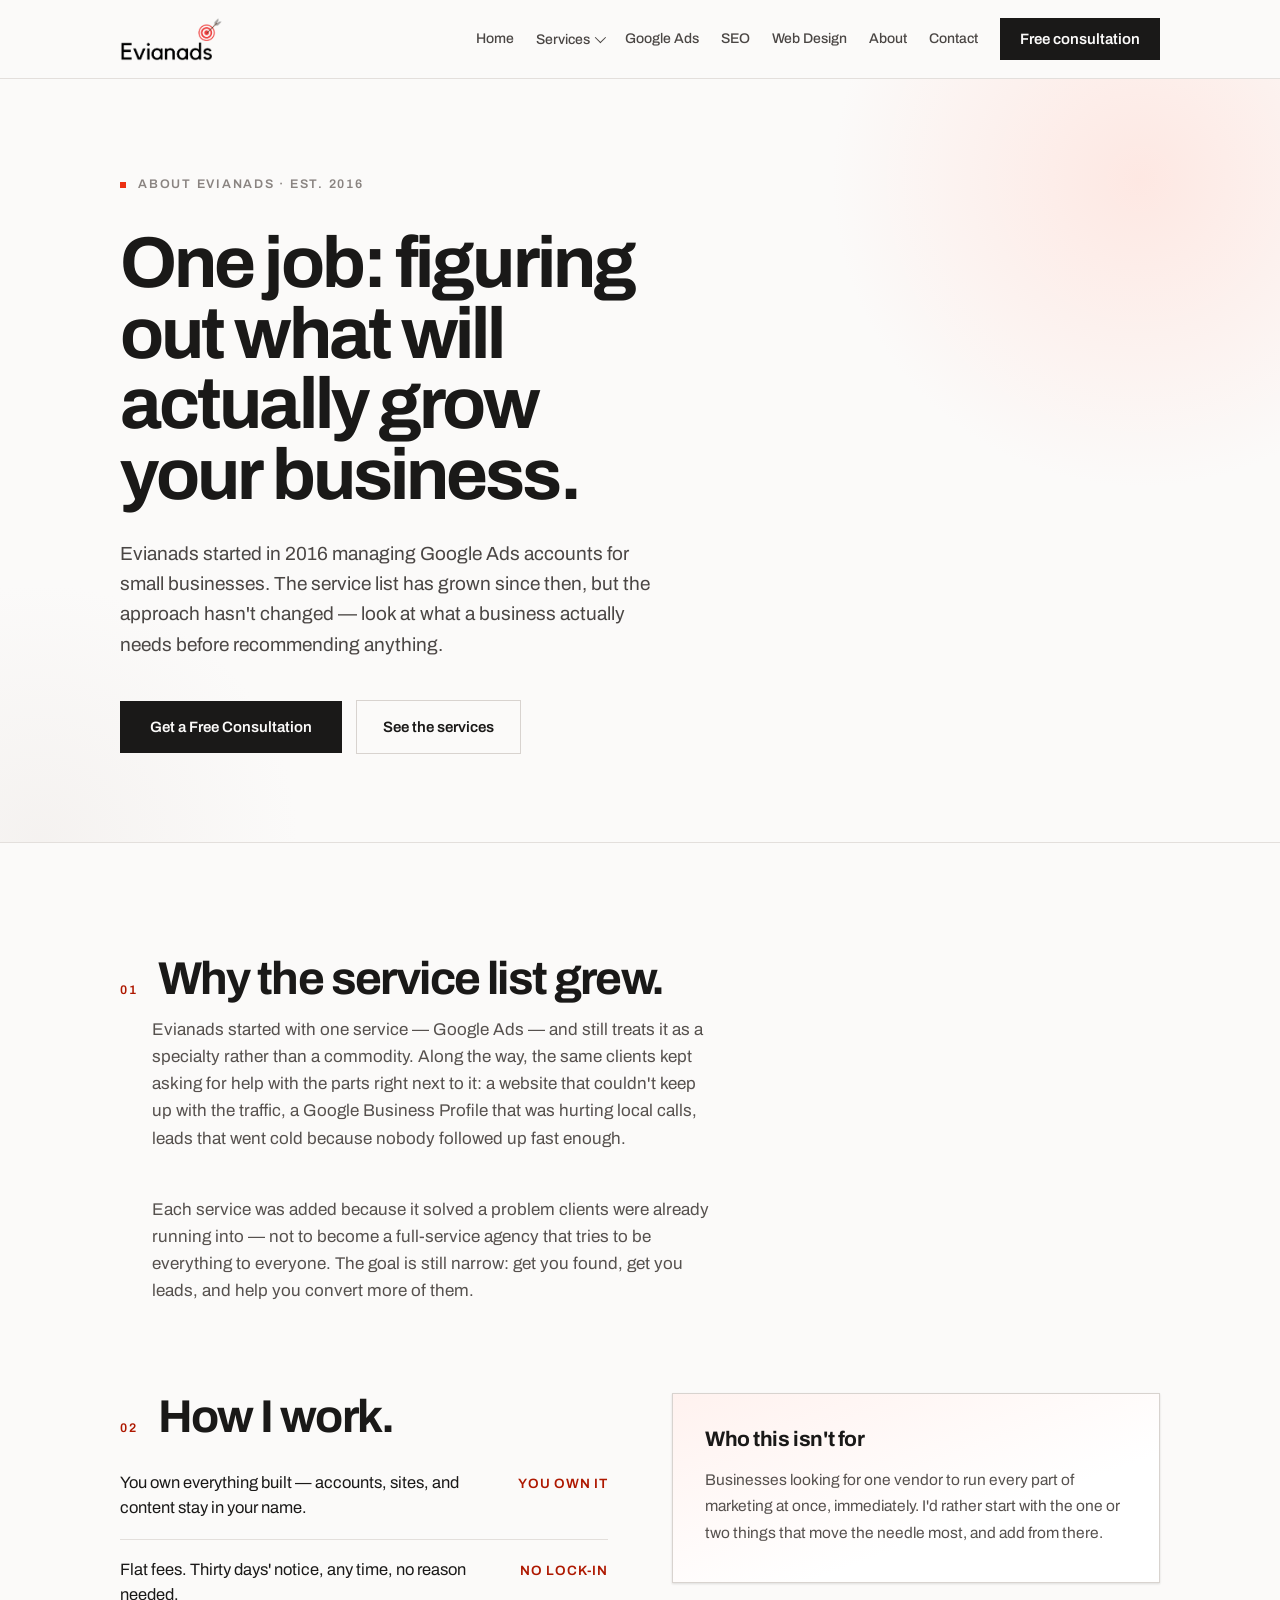
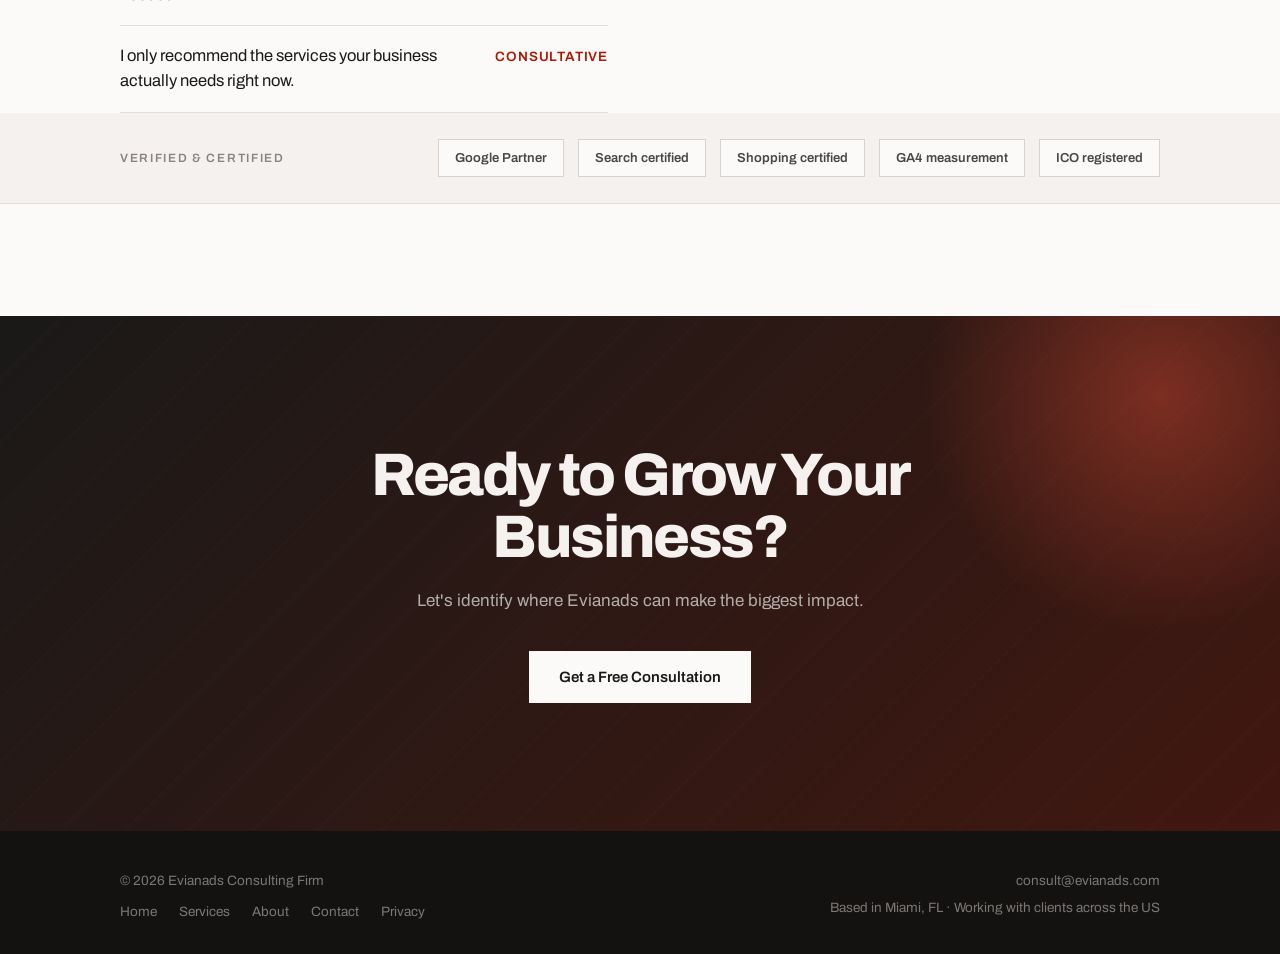
<file: about/index.html>
<!DOCTYPE html>
<html lang="en">
<head>
<meta charset="utf-8">
<meta name="viewport" content="width=device-width, initial-scale=1">
<title>About — Evianads</title>
<meta name="description" content="Evianads helps service businesses get found, generate leads, and convert more customers. Here's how the business works, and why the service list looks the way it does.">
<meta name="robots" content="index, follow">
<link rel="canonical" href="https://evianads.com/about/">
<meta name="theme-color" content="#1a1918">

<meta property="og:type" content="website">
<meta property="og:site_name" content="Evianads">
<meta property="og:title" content="About — Evianads">
<meta property="og:description" content="Evianads helps service businesses get found, generate leads, and convert more customers.">
<meta property="og:url" content="https://evianads.com/about/">
<meta name="twitter:card" content="summary_large_image">
<meta name="twitter:title" content="About — Evianads">
<meta name="twitter:description" content="Evianads helps service businesses get found, generate leads, and convert more customers.">

<link rel="icon" href="/assets/favicon.png" type="image/png">
<link rel="apple-touch-icon" href="/assets/favicon.png">
<link rel="preconnect" href="https://fonts.googleapis.com">
<link rel="preconnect" href="https://fonts.gstatic.com" crossorigin>
<link rel="stylesheet" href="/assets/design-system.css">
<link rel="stylesheet" href="/assets/site.css">
</head>
<body>

<header class="site-header">
  <div class="wrap">
    <a href="/" class="brand"><img src="/assets/logo.png" alt="Evianads"></a>
    <button class="nav-toggle" type="button" aria-label="Menu" aria-expanded="false"><span></span><span></span><span></span></button>
    <nav class="site-nav">
      <a href="/" class="nav-link">Home</a>
      <div class="nav-item-dropdown">
        <button class="nav-dropdown-toggle" type="button" aria-haspopup="true" aria-expanded="false">Services <span class="nav-dropdown-caret"></span></button>
        <div class="nav-dropdown-menu">
          <a href="/seo/">SEO</a>
          <a href="/google-business-profile/">Google Business Profile &amp; Local SEO</a>
          <a href="/ai-search-visibility/">AI Search Visibility</a>
          <a href="/google-ads/">Google Ads Management</a>
          <a href="/email-marketing/">Email Marketing &amp; Lead Generation</a>
          <a href="/chatgpt-ads/">ChatGPT Ads Management</a>
          <a href="/web-design/">Website Design &amp; Development</a>
          <a href="/lead-automation/">Lead Automation &amp; Business Communications</a>
        </div>
      </div>
      <a href="/google-ads/" class="nav-link">Google Ads</a>
      <a href="/seo/" class="nav-link">SEO</a>
      <a href="/web-design/" class="nav-link">Web Design</a>
      <a href="/about/" class="nav-link">About</a>
      <a href="/contact/" class="nav-link">Contact</a>
      <a href="/contact/" class="btn btn-dark">Free consultation</a>
    </nav>
  </div>
</header>

<section id="top" class="hero">
  <div class="wrap">
    <div class="hero-copy">
      <div class="eyebrow">
        <span class="eyebrow-dot"></span>
        <span class="eyebrow-label">About Evianads · Est. 2016</span>
      </div>
      <h1>One job: figuring out what will actually grow your business.</h1>
      <p class="hero-sub">Evianads started in 2016 managing Google Ads accounts for small businesses. The service list has grown since then, but the approach hasn't changed — look at what a business actually needs before recommending anything.</p>
      <div class="hero-ctas">
        <a href="/contact/" class="btn btn-dark-lg">Get a Free Consultation</a>
        <a href="/#services" class="btn btn-outline">See the services</a>
      </div>
    </div>
  </div>
</section>

<section class="section">
  <div class="section-head">
    <span class="section-num">01</span>
    <h2>Why the service list grew.</h2>
  </div>
  <p class="section-sub">Evianads started with one service — Google Ads — and still treats it as a specialty rather than a commodity. Along the way, the same clients kept asking for help with the parts right next to it: a website that couldn't keep up with the traffic, a Google Business Profile that was hurting local calls, leads that went cold because nobody followed up fast enough.</p>
  <p class="section-sub">Each service was added because it solved a problem clients were already running into — not to become a full-service agency that tries to be everything to everyone. The goal is still narrow: get you found, get you leads, and help you convert more of them.</p>
</section>

<section class="split-section">
  <div class="wrap-inner">
    <div>
      <div class="section-head">
        <span class="section-num">02</span>
        <h2>How I work.</h2>
      </div>
      <div>
        <div class="commitment-row"><span class="commitment-claim">You own everything built — accounts, sites, and content stay in your name.</span><span class="commitment-tag">You own it</span></div>
        <div class="commitment-row"><span class="commitment-claim">Flat fees. Thirty days' notice, any time, no reason needed.</span><span class="commitment-tag">No lock-in</span></div>
        <div class="commitment-row"><span class="commitment-claim">I only recommend the services your business actually needs right now.</span><span class="commitment-tag">Consultative</span></div>
      </div>
    </div>
    <div class="callout">
      <h3>Who this isn't for</h3>
      <p>Businesses looking for one vendor to run every part of marketing at once, immediately. I'd rather start with the one or two things that move the needle most, and add from there.</p>
    </div>
  </div>
</section>

<section class="trust-strip">
  <div class="wrap">
    <span class="trust-label">Verified &amp; certified</span>
    <div class="badge-row">
      <span class="badge">Google Partner</span>
      <span class="badge">Search certified</span>
      <span class="badge">Shopping certified</span>
      <span class="badge">GA4 measurement</span>
      <span class="badge">ICO registered</span>
    </div>
  </div>
</section>

<section class="section-dark cta-band">
  <div class="wrap">
    <h2>Ready to Grow Your Business?</h2>
    <p>Let's identify where Evianads can make the biggest impact.</p>
    <div class="hero-ctas">
      <a href="/contact/" class="btn btn-light" style="padding: 17px 30px; font-size: 15px;">Get a Free Consultation</a>
    </div>
  </div>
</section>

<footer class="site-footer">
  <div class="wrap">
    <div class="footer-brand-col">
      <span>© 2026 Evianads Consulting Firm</span>
      <nav class="footer-nav">
        <a href="/">Home</a>
        <a href="/#services">Services</a>
        <a href="/about/">About</a>
        <a href="/contact/">Contact</a>
        <a href="/privacy/">Privacy</a>
      </nav>
    </div>
    <div class="footer-meta">
      <span>consult@evianads.com</span>
      <span>Based in Miami, FL · Working with clients across the US</span>
    </div>
  </div>
</footer>

<script type="text/javascript" id="hs-script-loader" async defer src="//js.hs-scripts.com/247267235.js"></script>
<script src="/assets/app.js"></script>
</body>
</html>
</file>
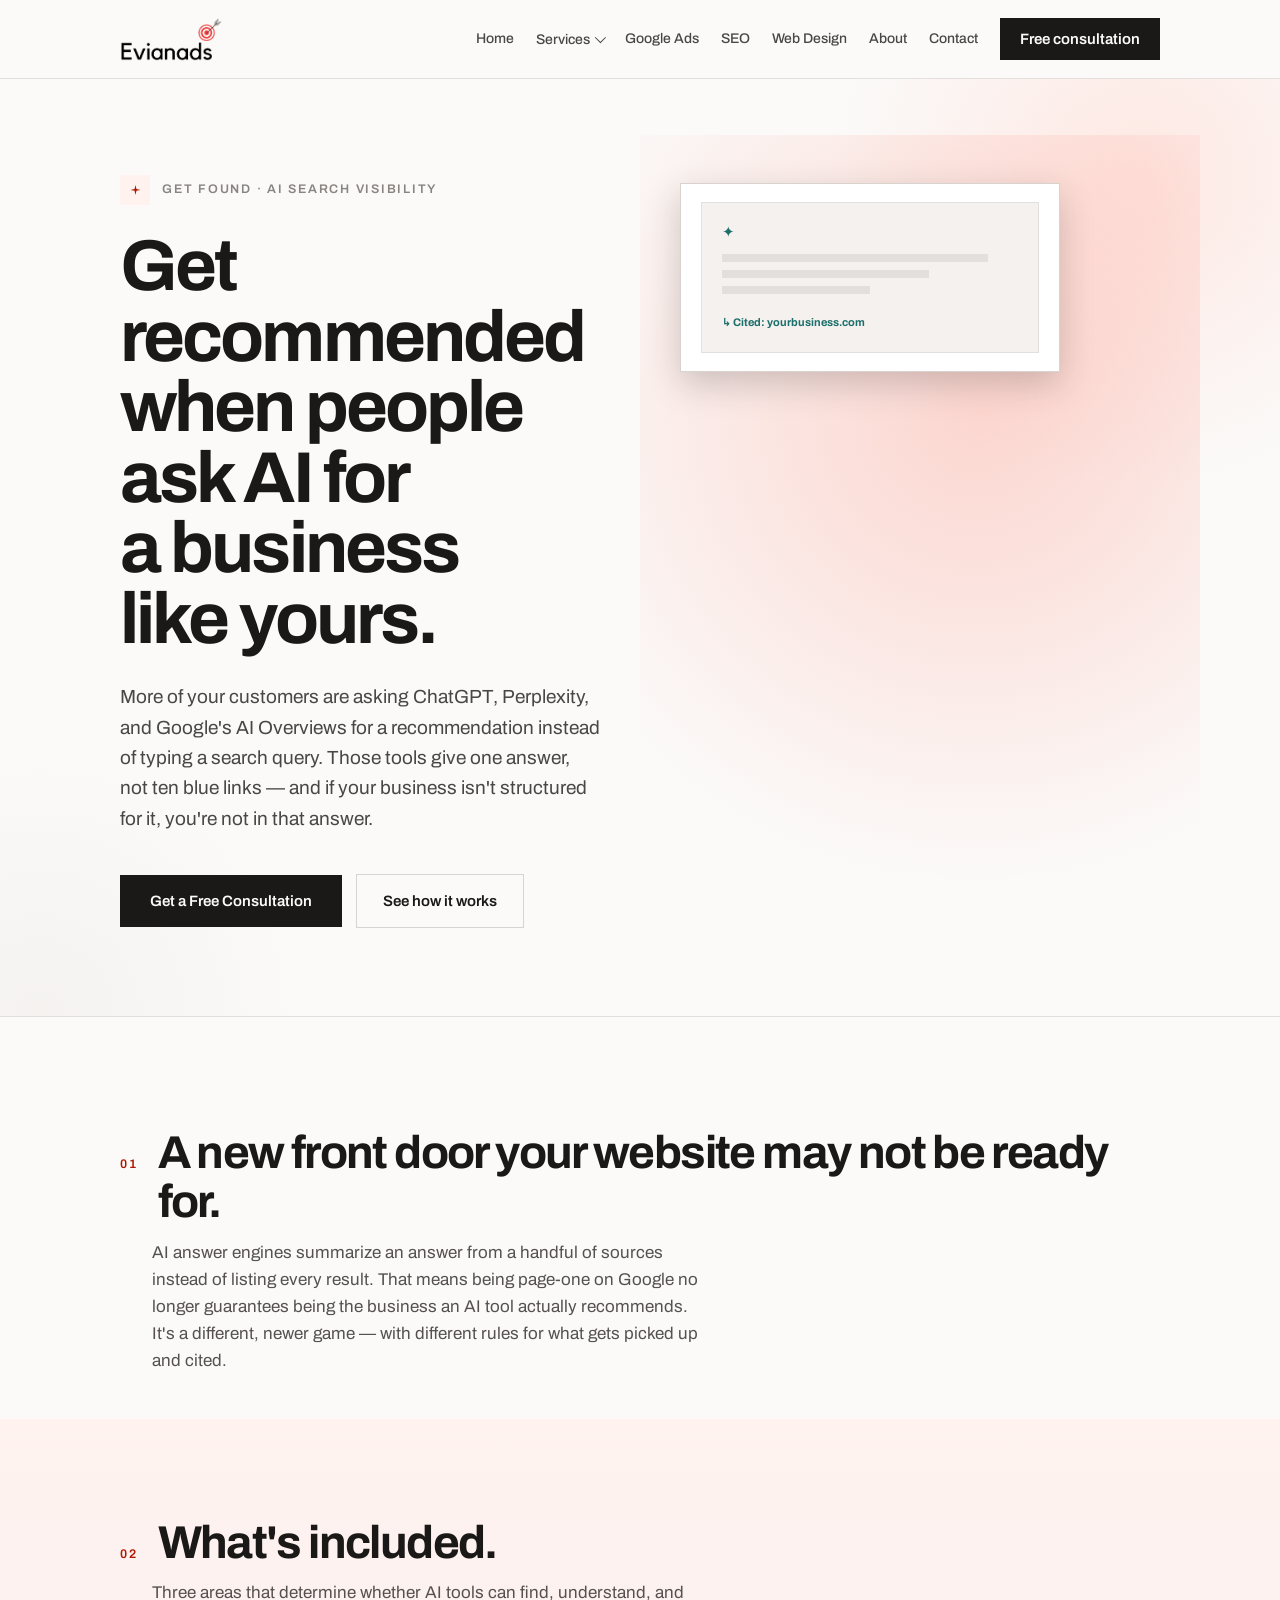
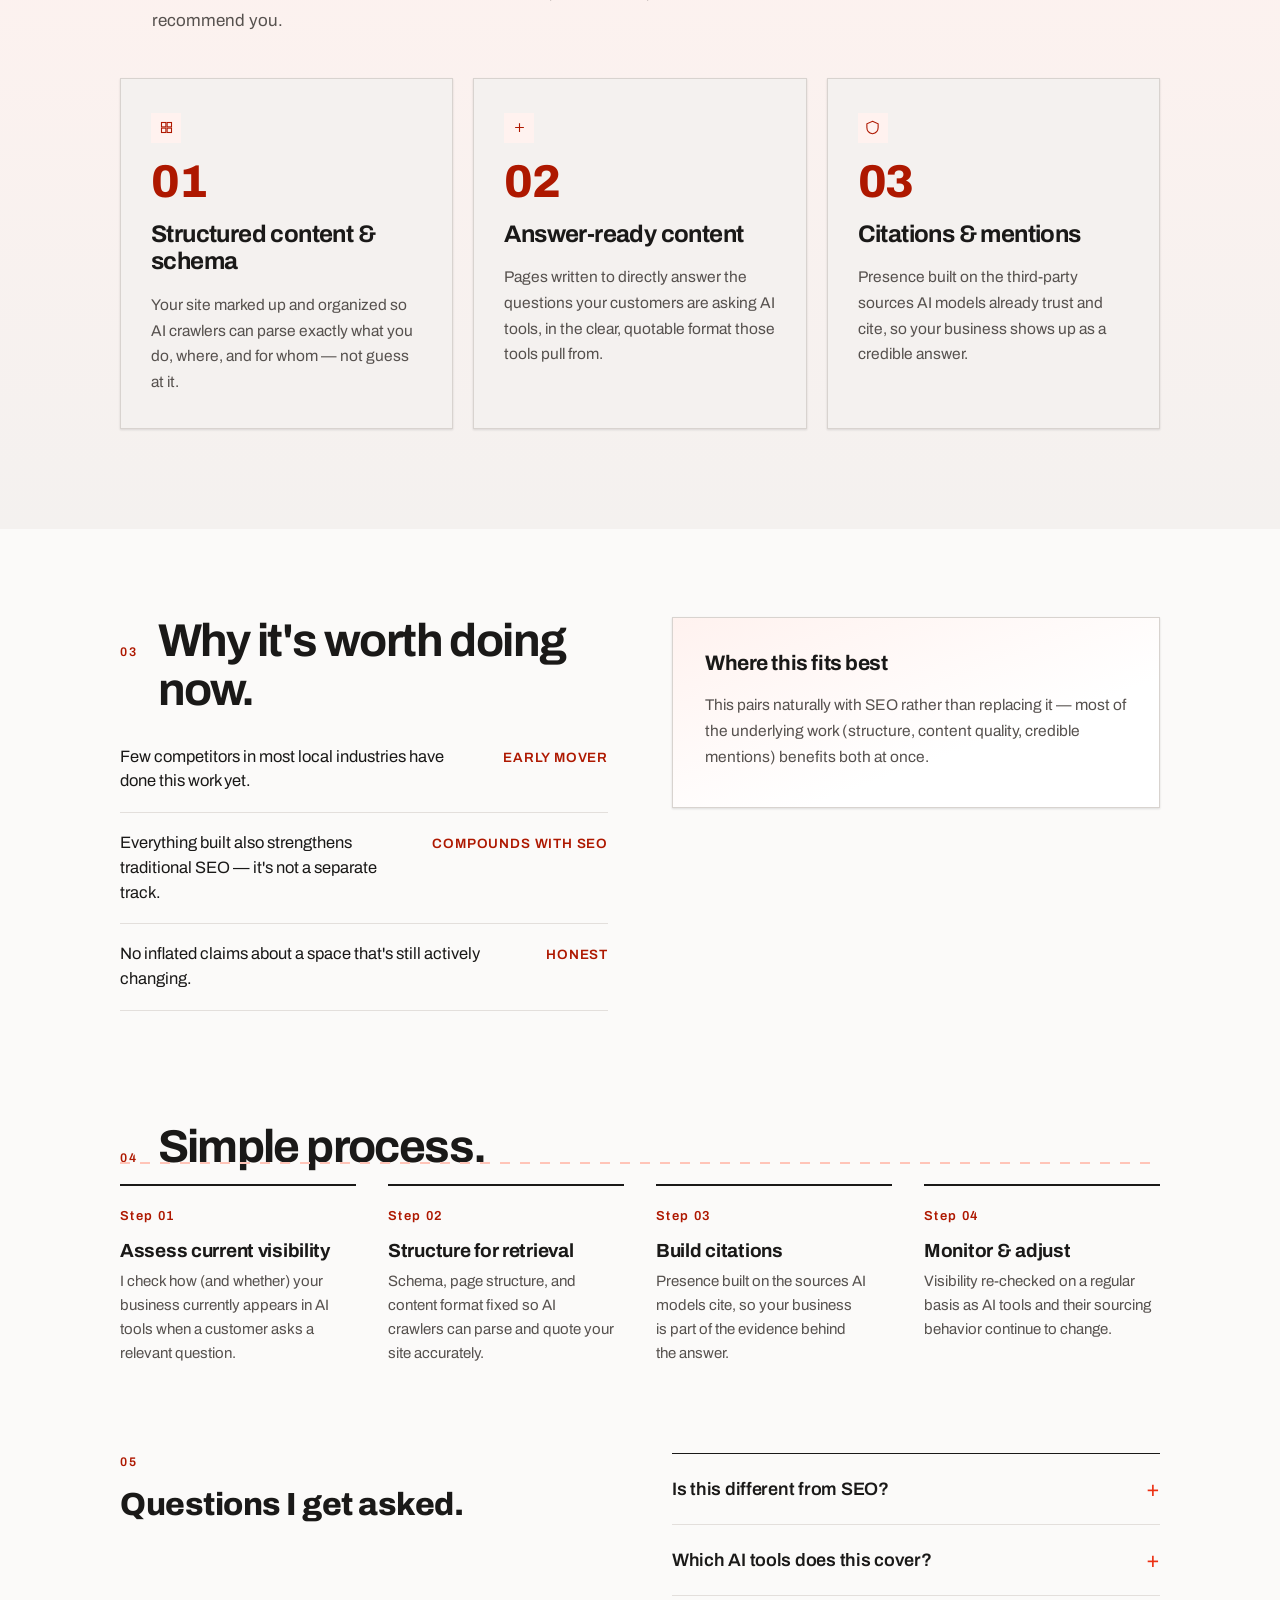
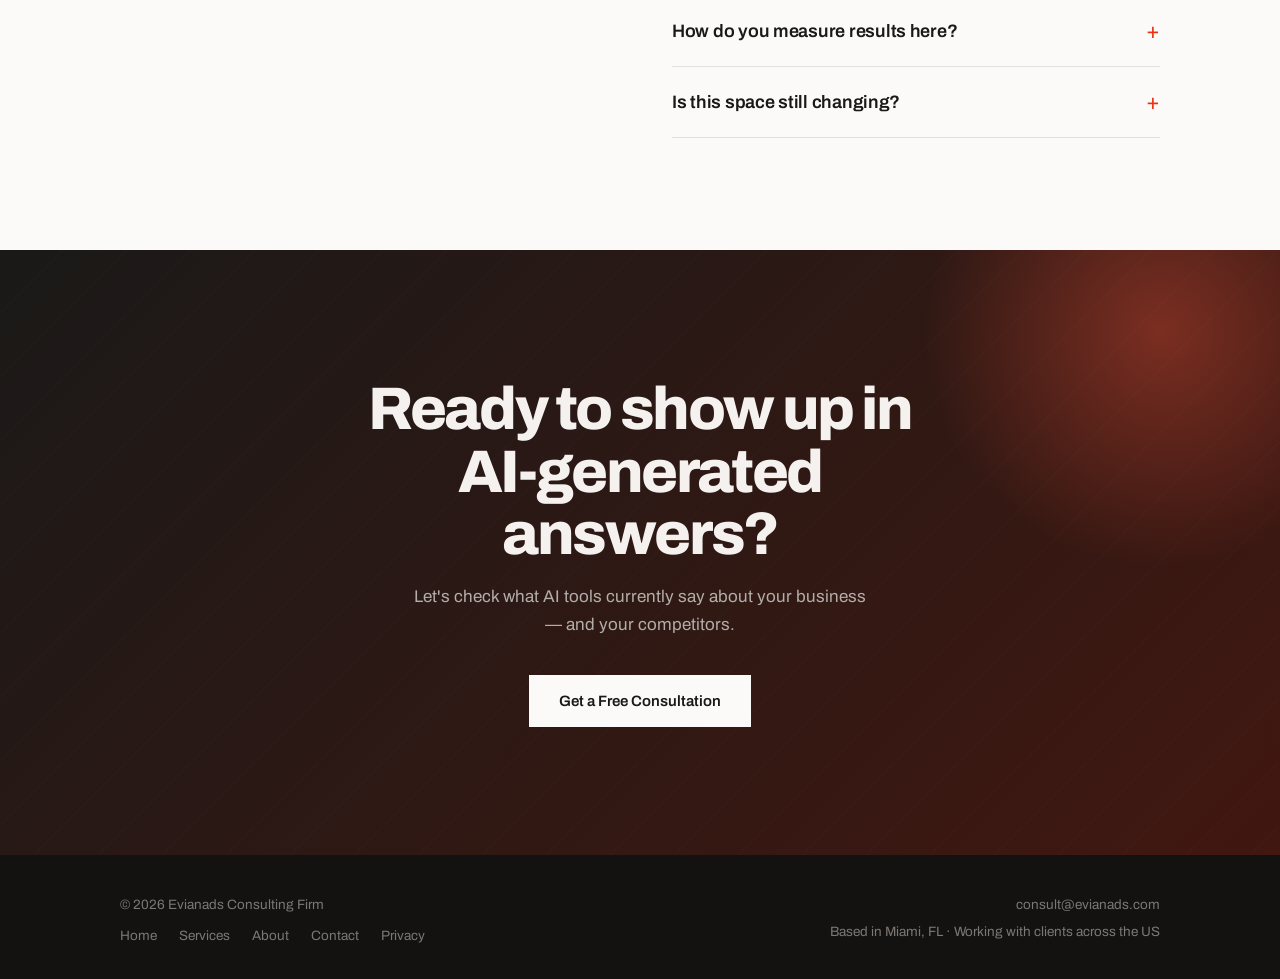
<file: ai-search-visibility/index.html>
<!DOCTYPE html>
<html lang="en">
<head>
<meta charset="utf-8">
<meta name="viewport" content="width=device-width, initial-scale=1">
<title>AI Search Visibility — Evianads</title>
<meta name="description" content="Get recommended when people ask ChatGPT, Perplexity, and Google AI Overviews for a business like yours. AI search visibility for service businesses.">
<meta name="robots" content="index, follow">
<link rel="canonical" href="https://evianads.com/ai-search-visibility/">
<meta name="theme-color" content="#1a1918">

<meta property="og:type" content="website">
<meta property="og:site_name" content="Evianads">
<meta property="og:title" content="AI Search Visibility — Evianads">
<meta property="og:description" content="Get recommended when people ask AI tools for a business like yours.">
<meta property="og:url" content="https://evianads.com/ai-search-visibility/">
<meta name="twitter:card" content="summary_large_image">
<meta name="twitter:title" content="AI Search Visibility — Evianads">
<meta name="twitter:description" content="Get recommended when people ask AI tools for a business like yours.">

<link rel="icon" href="/assets/favicon.png" type="image/png">
<link rel="apple-touch-icon" href="/assets/favicon.png">
<link rel="preconnect" href="https://fonts.googleapis.com">
<link rel="preconnect" href="https://fonts.gstatic.com" crossorigin>
<link rel="stylesheet" href="/assets/design-system.css">
<link rel="stylesheet" href="/assets/site.css">

<script type="application/ld+json">
{
  "@context": "https://schema.org",
  "@type": "Service",
  "serviceType": "AI Search Visibility Optimization",
  "provider": { "@type": "ProfessionalService", "name": "Evianads", "url": "https://evianads.com/" },
  "areaServed": "US",
  "description": "Structuring content, schema, and citations so service businesses are recommended by AI answer engines like ChatGPT, Perplexity, and Google AI Overviews."
}
</script>
</head>
<body>

<header class="site-header">
  <div class="wrap">
    <a href="/" class="brand"><img src="/assets/logo.png" alt="Evianads"></a>
    <button class="nav-toggle" type="button" aria-label="Menu" aria-expanded="false"><span></span><span></span><span></span></button>
    <nav class="site-nav">
      <a href="/" class="nav-link">Home</a>
      <div class="nav-item-dropdown">
        <button class="nav-dropdown-toggle" type="button" aria-haspopup="true" aria-expanded="false">Services <span class="nav-dropdown-caret"></span></button>
        <div class="nav-dropdown-menu">
          <a href="/seo/">SEO</a>
          <a href="/google-business-profile/">Google Business Profile &amp; Local SEO</a>
          <a href="/ai-search-visibility/">AI Search Visibility</a>
          <a href="/google-ads/">Google Ads Management</a>
          <a href="/email-marketing/">Email Marketing &amp; Lead Generation</a>
          <a href="/chatgpt-ads/">ChatGPT Ads Management</a>
          <a href="/web-design/">Website Design &amp; Development</a>
          <a href="/lead-automation/">Lead Automation &amp; Business Communications</a>
        </div>
      </div>
      <a href="/google-ads/" class="nav-link">Google Ads</a>
      <a href="/seo/" class="nav-link">SEO</a>
      <a href="/web-design/" class="nav-link">Web Design</a>
      <a href="/about/" class="nav-link">About</a>
      <a href="/contact/" class="nav-link">Contact</a>
      <a href="/contact/" class="btn btn-dark">Free consultation</a>
    </nav>
  </div>
</header>

<section id="top" class="hero">
  <div class="wrap">
    <div class="hero-copy">
      <div class="eyebrow has-icon">
        <span class="icon-badge is-sm" aria-hidden="true">
          <svg viewBox="0 0 24 24" fill="currentColor" stroke="none"><path d="M12 3 L13.5 9.5 L20 11 L13.5 12.5 L12 19 L10.5 12.5 L4 11 L10.5 9.5 Z"/></svg>
        </span>
        <a href="/#services" class="eyebrow-label eyebrow-link">Get Found · AI Search Visibility</a>
      </div>
      <h1>Get recommended when people ask AI for a business like yours.</h1>
      <p class="hero-sub">More of your customers are asking ChatGPT, Perplexity, and Google's AI Overviews for a recommendation instead of typing a search query. Those tools give one answer, not ten blue links — and if your business isn't structured for it, you're not in that answer.</p>
      <div class="hero-ctas">
        <a href="/contact/" class="btn btn-dark-lg">Get a Free Consultation</a>
        <a href="#process" class="btn btn-outline">See how it works</a>
      </div>
    </div>
    <div class="service-hero-visual">
      <div class="mock-glow"></div>
      <div class="mock-card mock-float" style="max-width: 380px;">
        <div class="mock-chat-bubble">
          <span class="mock-sparkle" aria-hidden="true">✦</span>
          <div class="mock-line w-90" style="margin-top: 10px;"></div>
          <div class="mock-line w-70"></div>
          <div class="mock-line w-50"></div>
          <span class="mock-cite">↳ Cited: yourbusiness.com</span>
        </div>
      </div>
    </div>
  </div>
</section>

<section class="section">
  <div class="section-head">
    <span class="section-num">01</span>
    <h2>A new front door your website may not be ready for.</h2>
  </div>
  <p class="section-sub">AI answer engines summarize an answer from a handful of sources instead of listing every result. That means being page-one on Google no longer guarantees being the business an AI tool actually recommends. It's a different, newer game — with different rules for what gets picked up and cited.</p>
</section>

<section class="section-tint">
  <div class="wrap">
  <div class="section-head" data-reveal>
    <span class="section-num">02</span>
    <h2>What's included.</h2>
  </div>
  <p class="section-sub" data-reveal>Three areas that determine whether AI tools can find, understand, and recommend you.</p>
  <div class="grid-3" data-reveal>
    <div class="card">
      <span class="icon-badge is-sm" aria-hidden="true"><svg viewBox="0 0 24 24" fill="none" stroke="currentColor" stroke-width="1.75"><rect x="4" y="4" width="7" height="7"/><rect x="13" y="4" width="7" height="7"/><rect x="4" y="13" width="7" height="7"/><rect x="13" y="13" width="7" height="7"/></svg></span>
      <div class="card-num-lg">01</div>
      <h3>Structured content &amp; schema</h3>
      <p>Your site marked up and organized so AI crawlers can parse exactly what you do, where, and for whom — not guess at it.</p>
    </div>
    <div class="card">
      <span class="icon-badge is-sm" aria-hidden="true"><svg viewBox="0 0 24 24" fill="none" stroke="currentColor" stroke-width="1.75"><path d="M12 5v14M5 12h14"/></svg></span>
      <div class="card-num-lg">02</div>
      <h3>Answer-ready content</h3>
      <p>Pages written to directly answer the questions your customers are asking AI tools, in the clear, quotable format those tools pull from.</p>
    </div>
    <div class="card">
      <span class="icon-badge is-sm" aria-hidden="true"><svg viewBox="0 0 24 24" fill="none" stroke="currentColor" stroke-width="1.75"><path d="M12 2 L21 6 V12 C21 17 17 21 12 22 C7 21 3 17 3 12 V6 Z"/></svg></span>
      <div class="card-num-lg">03</div>
      <h3>Citations &amp; mentions</h3>
      <p>Presence built on the third-party sources AI models already trust and cite, so your business shows up as a credible answer.</p>
    </div>
  </div>
  </div>
</section>

<section class="split-section">
  <div class="wrap-inner">
    <div>
      <div class="section-head">
        <span class="section-num">03</span>
        <h2>Why it's worth doing now.</h2>
      </div>
      <div>
        <div class="commitment-row"><span class="commitment-claim">Few competitors in most local industries have done this work yet.</span><span class="commitment-tag">Early mover</span></div>
        <div class="commitment-row"><span class="commitment-claim">Everything built also strengthens traditional SEO — it's not a separate track.</span><span class="commitment-tag">Compounds with SEO</span></div>
        <div class="commitment-row"><span class="commitment-claim">No inflated claims about a space that's still actively changing.</span><span class="commitment-tag">Honest</span></div>
      </div>
    </div>
    <div class="callout">
      <h3>Where this fits best</h3>
      <p>This pairs naturally with SEO rather than replacing it — most of the underlying work (structure, content quality, credible mentions) benefits both at once.</p>
    </div>
  </div>
</section>

<section id="process" class="section">
  <div class="section-head">
    <span class="section-num">04</span>
    <h2>Simple process.</h2>
  </div>
  <div class="process-grid">
    <div class="process-step">
      <span class="process-step-num">Step 01</span>
      <h3>Assess current visibility</h3>
      <p>I check how (and whether) your business currently appears in AI tools when a customer asks a relevant question.</p>
    </div>
    <div class="process-step">
      <span class="process-step-num">Step 02</span>
      <h3>Structure for retrieval</h3>
      <p>Schema, page structure, and content format fixed so AI crawlers can parse and quote your site accurately.</p>
    </div>
    <div class="process-step">
      <span class="process-step-num">Step 03</span>
      <h3>Build citations</h3>
      <p>Presence built on the sources AI models cite, so your business is part of the evidence behind the answer.</p>
    </div>
    <div class="process-step">
      <span class="process-step-num">Step 04</span>
      <h3>Monitor &amp; adjust</h3>
      <p>Visibility re-checked on a regular basis as AI tools and their sourcing behavior continue to change.</p>
    </div>
  </div>
</section>

<section class="split-section">
  <div class="wrap-inner" style="display: grid; grid-template-columns: repeat(auto-fit, minmax(280px, 1fr)); gap: 64px; align-items: start;">
    <div>
      <div class="section-num" style="margin-bottom: 14px;">05</div>
      <h2>Questions I get asked.</h2>
    </div>
    <div class="faq-list">
      <div class="faq-item">
        <button class="faq-q" type="button" aria-expanded="false" aria-controls="ai-faq-1"><span class="faq-q-text">Is this different from SEO?</span><span class="faq-sign" aria-hidden="true">+</span></button>
        <div class="faq-a" id="ai-faq-1"><p>Related, not identical. Traditional SEO targets ranking in a list of links; AI search visibility targets being the source an AI tool quotes or recommends directly. Most of the underlying work overlaps.</p></div>
      </div>
      <div class="faq-item">
        <button class="faq-q" type="button" aria-expanded="false" aria-controls="ai-faq-2"><span class="faq-q-text">Which AI tools does this cover?</span><span class="faq-sign" aria-hidden="true">+</span></button>
        <div class="faq-a" id="ai-faq-2"><p>The work focuses on the signals shared across ChatGPT, Perplexity, Google's AI Overviews, and Gemini — structured content and credible citations, which all of them rely on.</p></div>
      </div>
      <div class="faq-item">
        <button class="faq-q" type="button" aria-expanded="false" aria-controls="ai-faq-3"><span class="faq-q-text">How do you measure results here?</span><span class="faq-sign" aria-hidden="true">+</span></button>
        <div class="faq-a" id="ai-faq-3"><p>By directly testing relevant questions across AI tools before and after the work, alongside the traditional SEO metrics that improve alongside it.</p></div>
      </div>
      <div class="faq-item">
        <button class="faq-q" type="button" aria-expanded="false" aria-controls="ai-faq-4"><span class="faq-q-text">Is this space still changing?</span><span class="faq-sign" aria-hidden="true">+</span></button>
        <div class="faq-a" id="ai-faq-4"><p>Yes, and I'll always tell you that plainly. The fundamentals — clear structure, real credibility signals — hold up regardless of how any one tool's algorithm shifts.</p></div>
      </div>
    </div>
  </div>
</section>

<section class="section-dark cta-band">
  <div class="wrap">
    <h2>Ready to show up in AI-generated answers?</h2>
    <p>Let's check what AI tools currently say about your business — and your competitors.</p>
    <div class="hero-ctas">
      <a href="/contact/" class="btn btn-light" style="padding: 17px 30px; font-size: 15px;">Get a Free Consultation</a>
    </div>
  </div>
</section>

<footer class="site-footer">
  <div class="wrap">
    <div class="footer-brand-col">
      <span>© 2026 Evianads Consulting Firm</span>
      <nav class="footer-nav">
        <a href="/">Home</a>
        <a href="/#services">Services</a>
        <a href="/about/">About</a>
        <a href="/contact/">Contact</a>
        <a href="/privacy/">Privacy</a>
      </nav>
    </div>
    <div class="footer-meta">
      <span>consult@evianads.com</span>
      <span>Based in Miami, FL · Working with clients across the US</span>
    </div>
  </div>
</footer>

<script type="text/javascript" id="hs-script-loader" async defer src="//js.hs-scripts.com/247267235.js"></script>
<script src="/assets/app.js"></script>
</body>
</html>
</file>
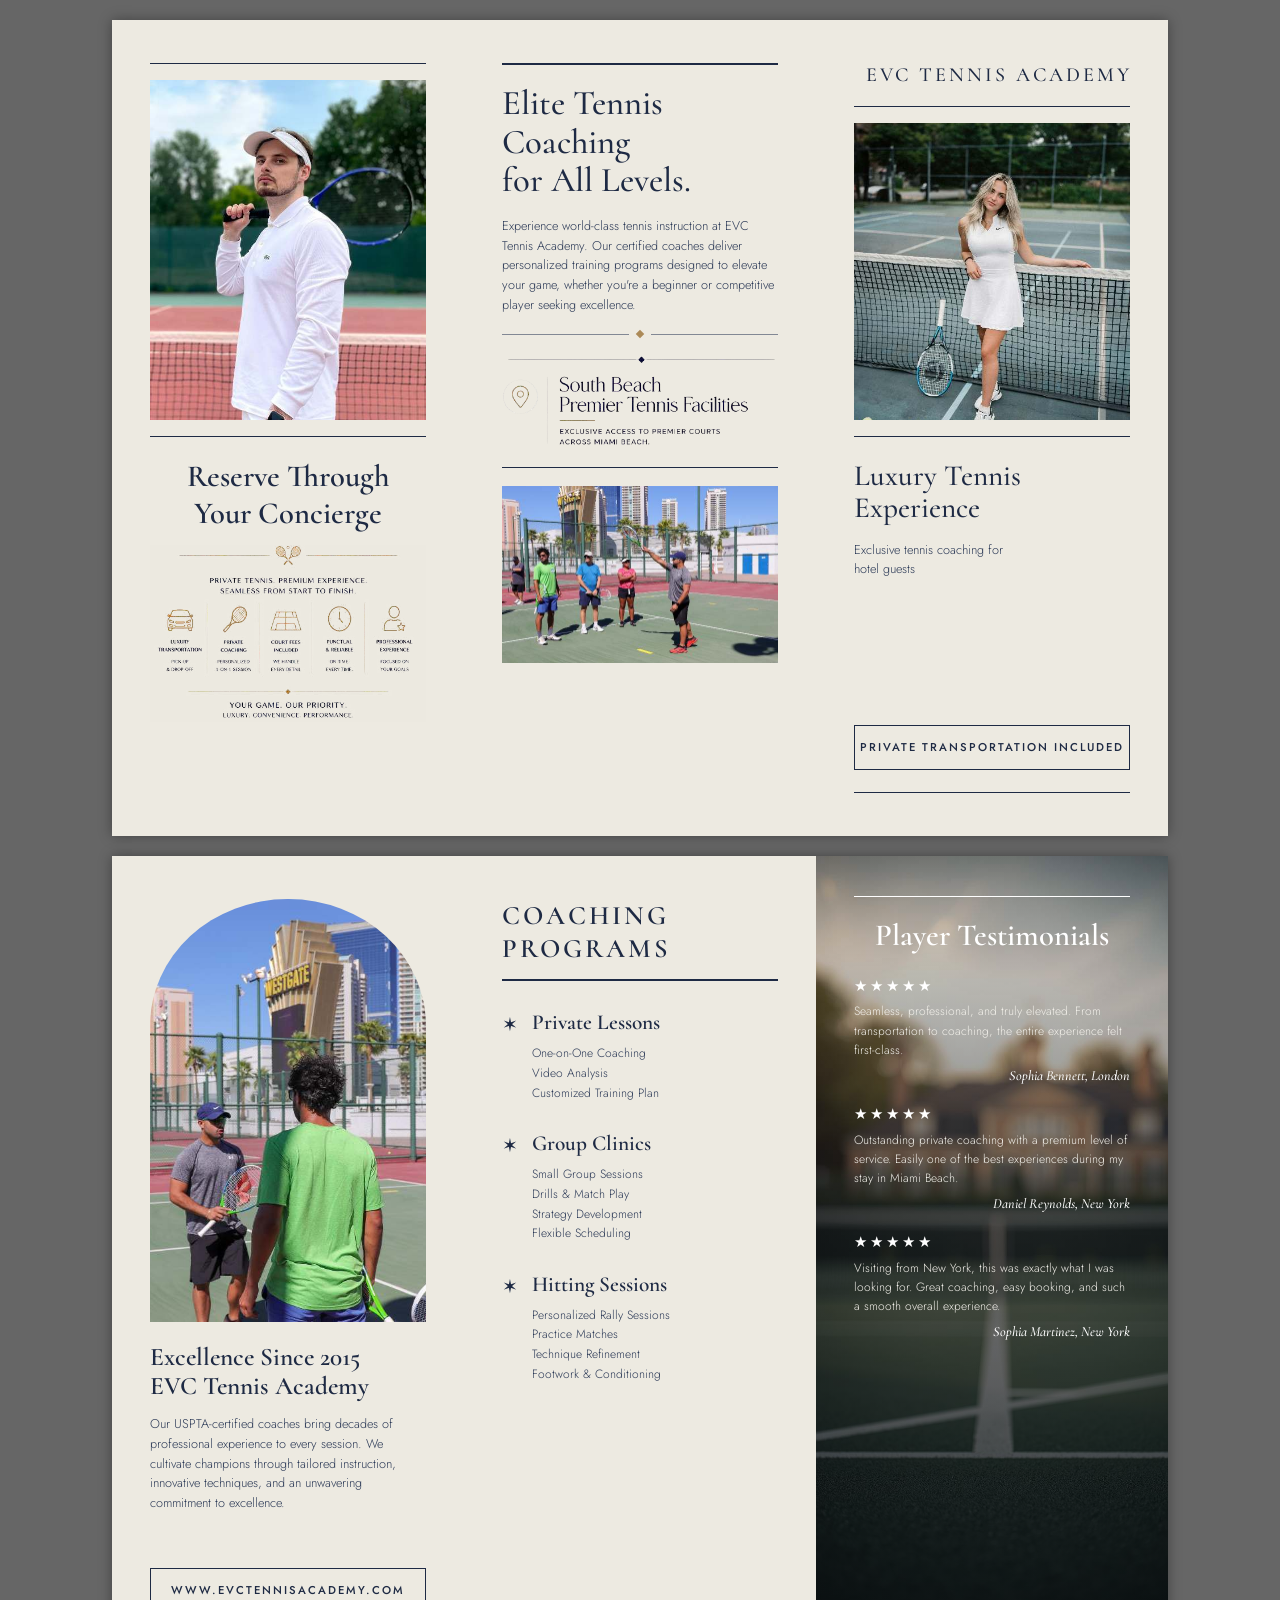
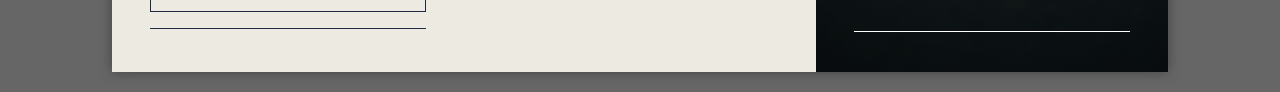
<file: brochure/index.html>
<!DOCTYPE html>
<html lang="en">
<head>
<meta charset="UTF-8">
<title>EVC Tennis Academy — Tri-Fold Brochure</title>
<style>
  /* Self-hosted to match the original brochure's exact typefaces:
     display serif = Cormorant (not Cormorant Garamond - its curled
     terminals on C/G and open-tail g match the source PDF's glyphs),
     body/label sans = Jost. Hosted locally so rendering doesn't depend
     on reaching Google Fonts. */
  @font-face{font-family:'Cormorant';font-weight:500;font-style:normal;src:url('assets/fonts/Cormorant-500.woff2') format('woff2');}
  @font-face{font-family:'Cormorant';font-weight:600;font-style:normal;src:url('assets/fonts/Cormorant-600.woff2') format('woff2');}
  @font-face{font-family:'Cormorant';font-weight:500;font-style:italic;src:url('assets/fonts/Cormorant-500-Italic.woff2') format('woff2');}
  @font-face{font-family:'Jost';font-weight:300;font-style:normal;src:url('assets/fonts/Jost-300.woff2') format('woff2');}
  @font-face{font-family:'Jost';font-weight:400;font-style:normal;src:url('assets/fonts/Jost-400.woff2') format('woff2');}
  @font-face{font-family:'Jost';font-weight:500;font-style:normal;src:url('assets/fonts/Jost-500.woff2') format('woff2');}

  :root{
    --cream:#EDEAE1;
    --navy:#1E2A44;
    --navy-soft:#2C3A57;
    --gold:#AC8A57;
    --rule:#1E2A44;
    --serif:'Cormorant',serif;
    --sans:'Jost',sans-serif;
  }
  *{box-sizing:border-box;}
  html,body{margin:0;padding:0;background:#666;}
  body{font-family:var(--sans);color:var(--navy);}
  .sheet{
    width:11in;
    height:8.5in;
    background:var(--cream);
    display:flex;
    margin:20px auto;
    box-shadow:0 0 12px rgba(0,0,0,.35);
    position:relative;
    overflow:hidden;
  }
  .panel{
    width:3.66667in;
    height:8.5in;
    padding:0.45in 0.4in;
    display:flex;
    flex-direction:column;
    position:relative;
  }
  .panel + .panel{ }
  .rule{
    border:none;
    border-top:1.5px solid var(--rule);
    margin:0.16in 0;
  }
  .rule.thin{border-top-width:1px;}
  h1,h2,h3{font-family:var(--serif);font-weight:600;margin:0;color:var(--navy);}
  .headline{
    font-family:var(--serif);
    font-size:26pt;
    line-height:1.1;
    font-weight:500;
  }
  .headline.small{font-size:22pt;}
  .eyebrow{
    font-family:var(--serif);
    font-size:15pt;
    letter-spacing:3px;
    text-align:center;
    color:var(--navy);
  }
  p{font-size:9.5pt;line-height:1.55;font-weight:300;margin:0;color:var(--navy-soft);}
  .photo{width:100%;object-fit:cover;display:block;}
  .caption-box{
    border:1.4px solid var(--navy);
    text-align:center;
    padding:0.14in 0;
    font-size:8.5pt;
    letter-spacing:2px;
    font-weight:500;
  }
  .center{text-align:center;}
  .diamond-rule{
    display:flex;align-items:center;gap:8px;margin:0.18in 0;
  }
  .diamond-rule::before,.diamond-rule::after{
    content:"";flex:1;border-top:1px solid var(--navy-soft);opacity:.55;
  }
  .diamond-rule span{
    width:6px;height:6px;background:var(--gold);transform:rotate(45deg);
    display:inline-block;
  }

  /* ---------- PAGE 1 (FRONT) ---------- */
  #page1 .panel1{
    background:var(--cream);
  }
  #page1 .panel1 .photo-wrap{
    border-top:1.5px solid var(--rule);
    border-bottom:1.5px solid var(--rule);
    padding:0.16in 0;
  }
  #page1 .panel1 .photo{height:3.55in;}
  #page1 .panel1 h2{font-size:23pt;text-align:center;margin-top:0.22in;}
  #page1 .panel1 .icon-graphic{width:100%;margin-top:0.14in;}

  #page1 .panel2{justify-content:flex-start;}
  #page1 .panel2 .top-rule{border-top:2px solid var(--rule);width:100%;margin-bottom:0.2in;}
  #page1 .panel2 .body-copy{margin-top:0.18in;}
  #page1 .panel2 .location-graphic{width:100%;}
  #page1 .panel2 .bottom-rule{border-top:1.5px solid var(--rule);margin-top:0.16in;}
  #page1 .panel2 .clinic-photo{margin-top:0.18in;height:1.85in;object-fit:cover;}

  #page1 .panel3{align-items:stretch;}
  #page1 .panel3 .brand-rule{display:flex;align-items:center;gap:0.12in;}
  #page1 .panel3 .brand-rule hr{flex:1;height:0;margin:0;border:none;border-top:1.5px solid var(--rule);}
  #page1 .panel3 .brand{font-family:var(--serif);font-size:15pt;letter-spacing:3px;white-space:nowrap;}
  #page1 .panel3 .brand-photo-wrap{margin-top:0.2in;border-top:1.5px solid var(--rule);border-bottom:1.5px solid var(--rule);padding:0.16in 0;}
  #page1 .panel3 .brand-photo{height:3.1in;}
  #page1 .panel3 .headline{margin-top:0.24in;}
  #page1 .panel3 p{margin-top:0.16in;}
  #page1 .panel3 .spacer{flex:1;}
  #page1 .panel3 .caption-box{margin-bottom:0.05in;}
  #page1 .panel3 .bottom-rule{border-top:1.5px solid var(--rule);margin-top:0.18in;}

  /* ---------- PAGE 2 (BACK) ---------- */
  #page2 .panel1 .arch-photo{
    width:100%;height:4.6in;object-fit:cover;
    border-radius:0 0 999px 999px / 0 0 60% 60%;
    clip-path: ellipse(60% 100% at 50% 0%) ;
  }
  #page2 .panel1 .arch-wrap{
    border-radius: 50% 50% 0 0 / 30% 30% 0 0;
    overflow:hidden;
    height:4.4in;
  }
  #page2 .panel1 .arch-wrap img{width:100%;height:100%;object-fit:cover;}
  #page2 .panel1 h2{font-size:19pt;margin-top:0.22in;line-height:1.15;}
  #page2 .panel1 p{margin-top:0.14in;}
  #page2 .panel1 .spacer{flex:1;}
  #page2 .panel1 .bottom-rule{border-top:1.5px solid var(--rule);margin-top:0.16in;}

  #page2 .panel2 .eyebrow-caps{
    font-family:var(--serif);
    font-size:20pt;letter-spacing:3px;font-weight:600;
  }
  #page2 .panel2 .top-rule{border-top:2px solid var(--rule);width:100%;margin:0.14in 0 0.3in;}
  .program{display:flex;gap:0.14in;margin-bottom:0.28in;align-items:flex-start;}
  .program .spark{font-size:14pt;color:var(--navy);margin-top:2px;}
  .program h3{font-family:var(--serif);font-size:16pt;font-weight:600;margin-bottom:0.09in;}
  .program ul{list-style:none;margin:0;padding:0;}
  .program li{font-size:9pt;line-height:1.65;color:var(--navy-soft);font-weight:300;}

  #page2 .panel3{
    padding:0;
    background-size:cover;
    background-position:center;
    color:#fff;
    justify-content:flex-start;
  }
  #page2 .panel3 .overlay{
    position:absolute;inset:0;
    background:linear-gradient(180deg, rgba(20,25,35,.15) 0%, rgba(10,14,20,.55) 45%, rgba(6,10,14,.78) 100%);
  }
  #page2 .panel3 .content{position:relative;padding:0.42in 0.4in;height:100%;display:flex;flex-direction:column;}
  #page2 .panel3 .top-rule{border-top:1.5px solid #fff;width:100%;margin-bottom:0.2in;}
  #page2 .panel3 h2{color:#fff;text-align:center;font-size:23pt;margin-bottom:0.22in;}
  .testimonial{margin-bottom:0.2in;}
  .stars{color:#fff;font-size:11pt;letter-spacing:3px;margin-bottom:0.07in;}
  .testimonial p{color:#f2f0ea;font-size:9pt;line-height:1.6;font-weight:300;}
  .testimonial .name{
    font-family:var(--serif);font-style:italic;font-size:10.5pt;
    text-align:right;margin-top:0.07in;color:#fff;font-weight:500;
  }
  #page2 .panel3 .bottom-rule{border-top:1.5px solid #fff;margin-top:auto;}

  @media print{
    body{background:#fff;}
    .sheet{margin:0;box-shadow:none;page-break-after:always;}
  }
</style>
</head>
<body>

<!-- PAGE 1 : FRONT -->
<div class="sheet" id="page1">
  <div class="panel panel1">
    <div class="photo-wrap">
      <img class="photo" src="assets/photo-coach-male.jpg" alt="">
    </div>
    <h2>Reserve Through<br>Your Concierge</h2>
    <img class="icon-graphic" src="assets/graphic-private-tennis.png" alt="">
  </div>

  <div class="panel panel2">
    <div class="top-rule"></div>
    <div class="headline">Elite Tennis Coaching<br>for All Levels.</div>
    <p class="body-copy">Experience world-class tennis instruction at EVC Tennis Academy. Our certified coaches deliver personalized training programs designed to elevate your game, whether you're a beginner or competitive player seeking excellence.</p>
    <div class="diamond-rule"><span></span></div>
    <img class="location-graphic" src="assets/graphic-south-beach.png" alt="">
    <div class="bottom-rule"></div>
    <img class="photo clinic-photo" src="assets/photo-group-clinic.jpg" alt="">
  </div>

  <div class="panel panel3">
    <div class="brand-rule"><hr><span class="brand">EVC TENNIS ACADEMY</span><hr></div>
    <div class="brand-photo-wrap">
      <img class="photo brand-photo" src="assets/photo-player-female.jpg" alt="">
    </div>
    <div class="headline small">Luxury Tennis<br>Experience</div>
    <p>Exclusive tennis coaching for<br>hotel guests</p>
    <div class="spacer"></div>
    <div class="caption-box">PRIVATE TRANSPORTATION INCLUDED</div>
    <div class="bottom-rule"></div>
  </div>
</div>

<!-- PAGE 2 : BACK -->
<div class="sheet" id="page2">
  <div class="panel panel1">
    <div class="arch-wrap">
      <img src="assets/photo-group-arch.jpg" alt="">
    </div>
    <h2>Excellence Since 2015<br>EVC Tennis Academy</h2>
    <p>Our USPTA-certified coaches bring decades of professional experience to every session. We cultivate champions through tailored instruction, innovative techniques, and an unwavering commitment to excellence.</p>
    <div class="spacer"></div>
    <div class="caption-box">WWW.EVCTENNISACADEMY.COM</div>
    <div class="bottom-rule"></div>
  </div>

  <div class="panel panel2">
    <div class="eyebrow-caps">COACHING PROGRAMS</div>
    <div class="top-rule"></div>

    <div class="program">
      <span class="spark">&#10038;</span>
      <div>
        <h3>Private Lessons</h3>
        <ul>
          <li>One-on-One Coaching</li>
          <li>Video Analysis</li>
          <li>Customized Training Plan</li>
        </ul>
      </div>
    </div>

    <div class="program">
      <span class="spark">&#10038;</span>
      <div>
        <h3>Group Clinics</h3>
        <ul>
          <li>Small Group Sessions</li>
          <li>Drills &amp; Match Play</li>
          <li>Strategy Development</li>
          <li>Flexible Scheduling</li>
        </ul>
      </div>
    </div>

    <div class="program">
      <span class="spark">&#10038;</span>
      <div>
        <h3>Hitting Sessions</h3>
        <ul>
          <li>Personalized Rally Sessions</li>
          <li>Practice Matches</li>
          <li>Technique Refinement</li>
          <li>Footwork &amp; Conditioning</li>
        </ul>
      </div>
    </div>
  </div>

  <div class="panel panel3" style="background-image:url('assets/photo-testimonial-bg.jpg');">
    <div class="overlay"></div>
    <div class="content">
      <div class="top-rule"></div>
      <h2>Player Testimonials</h2>

      <div class="testimonial">
        <div class="stars">&#9733;&#9733;&#9733;&#9733;&#9733;</div>
        <p>Seamless, professional, and truly elevated. From transportation to coaching, the entire experience felt first-class.</p>
        <div class="name">Sophia Bennett, London</div>
      </div>

      <div class="testimonial">
        <div class="stars">&#9733;&#9733;&#9733;&#9733;&#9733;</div>
        <p>Outstanding private coaching with a premium level of service. Easily one of the best experiences during my stay in Miami Beach.</p>
        <div class="name">Daniel Reynolds, New York</div>
      </div>

      <div class="testimonial">
        <div class="stars">&#9733;&#9733;&#9733;&#9733;&#9733;</div>
        <p>Visiting from New York, this was exactly what I was looking for. Great coaching, easy booking, and such a smooth overall experience.</p>
        <div class="name">Sophia Martinez, New York</div>
      </div>

      <div class="bottom-rule"></div>
    </div>
  </div>
</div>

</body>
</html>
</file>
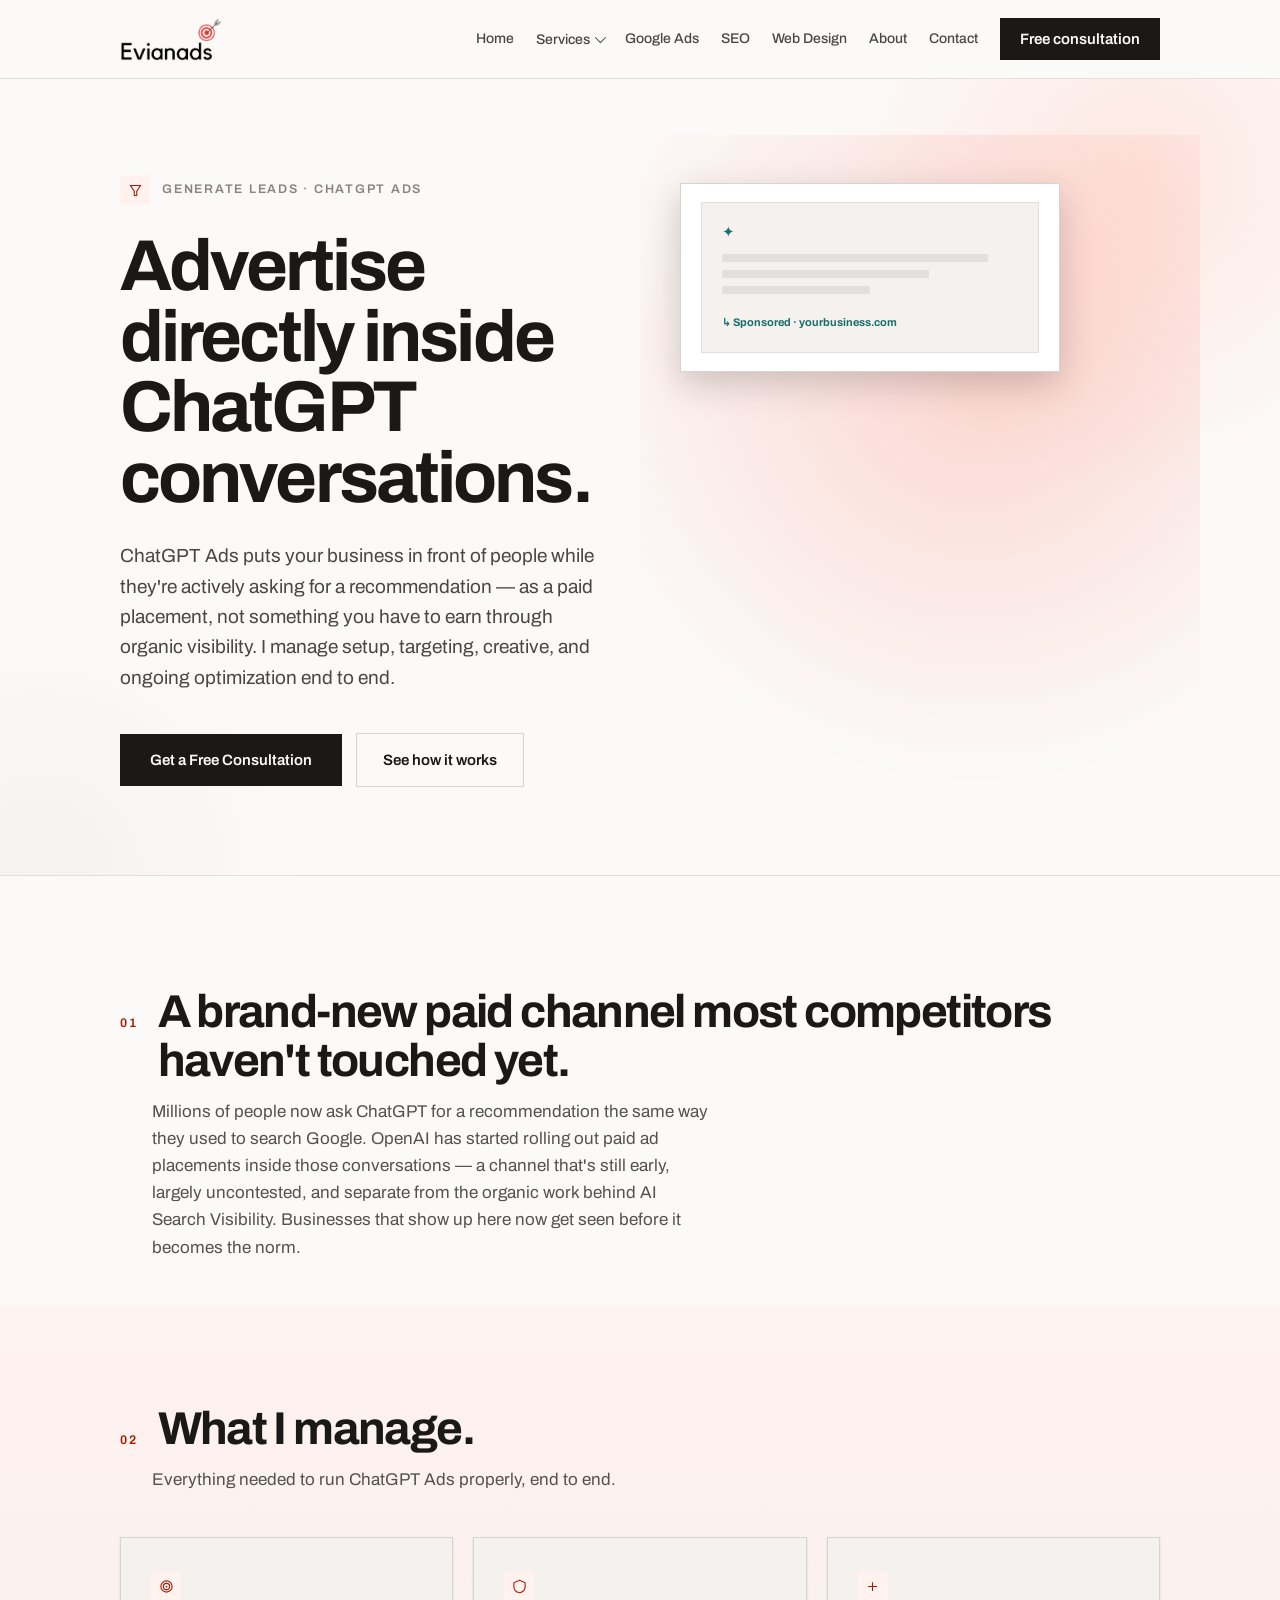
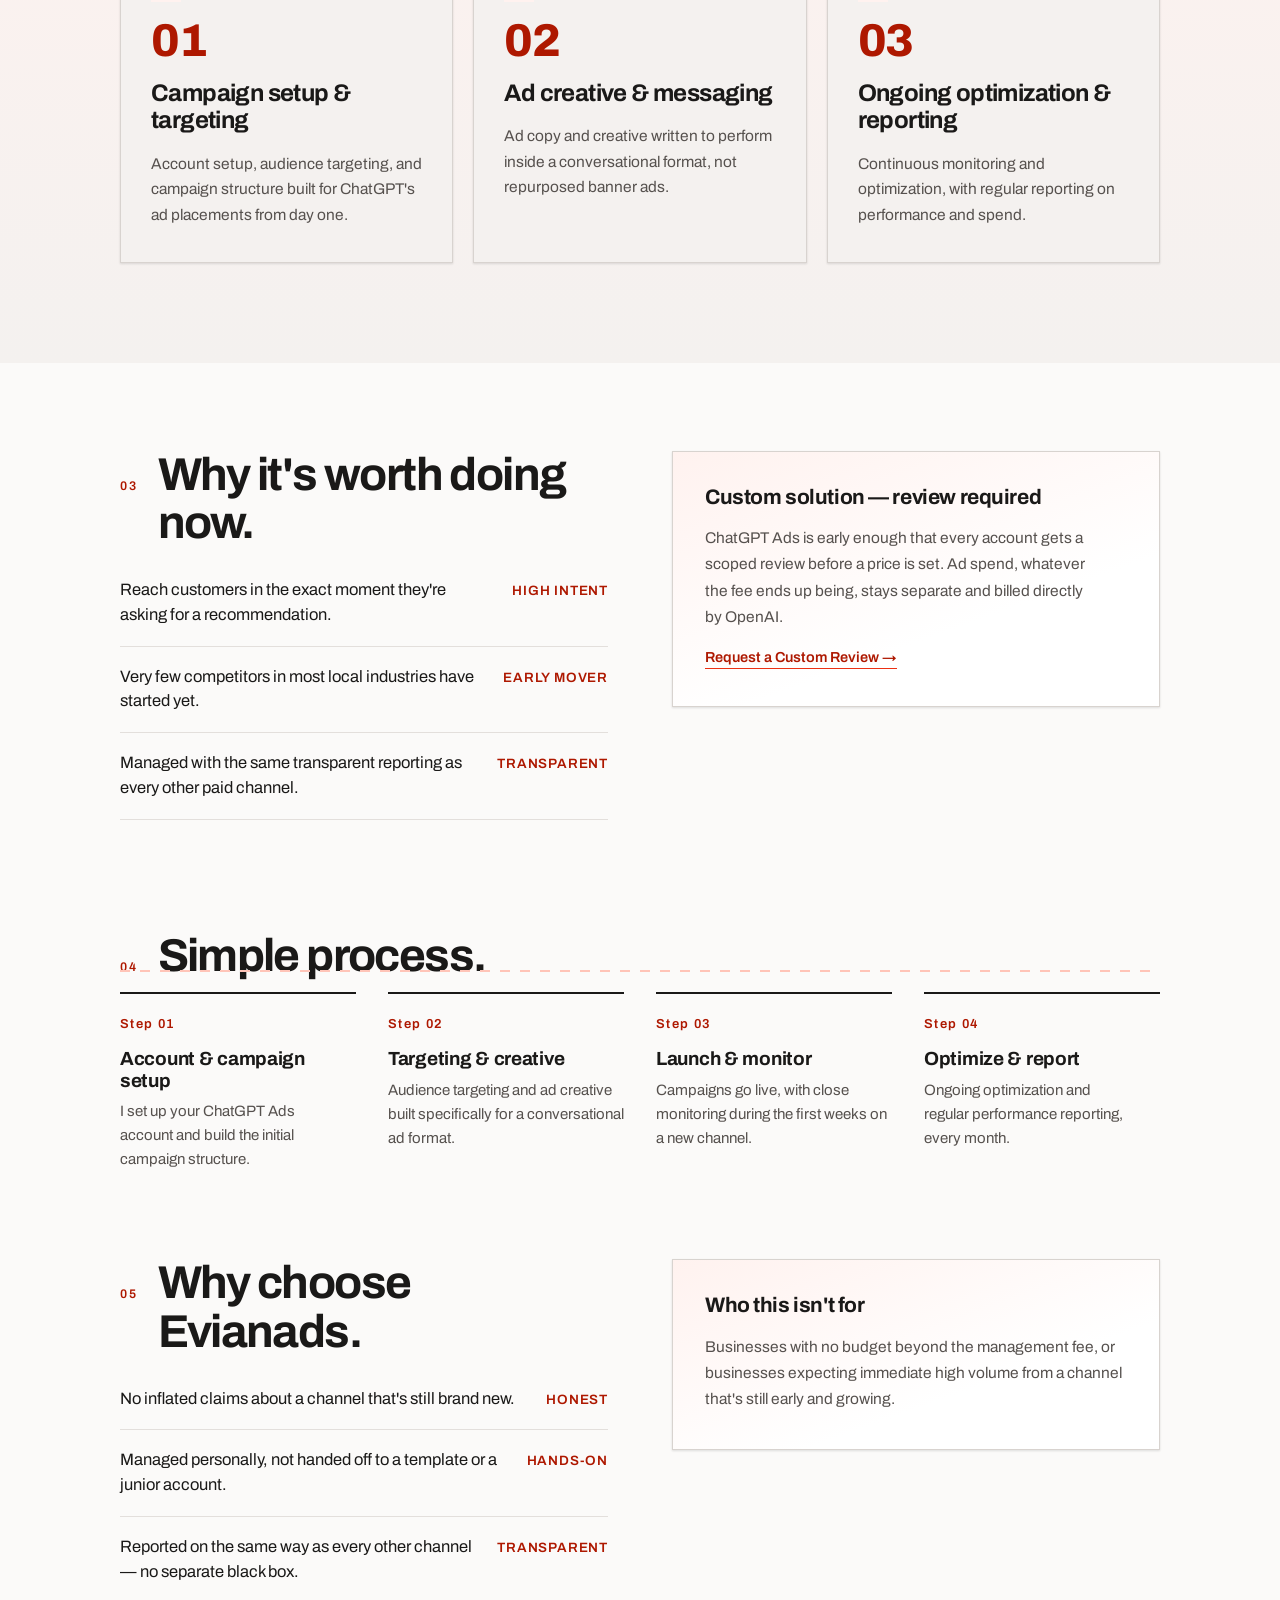
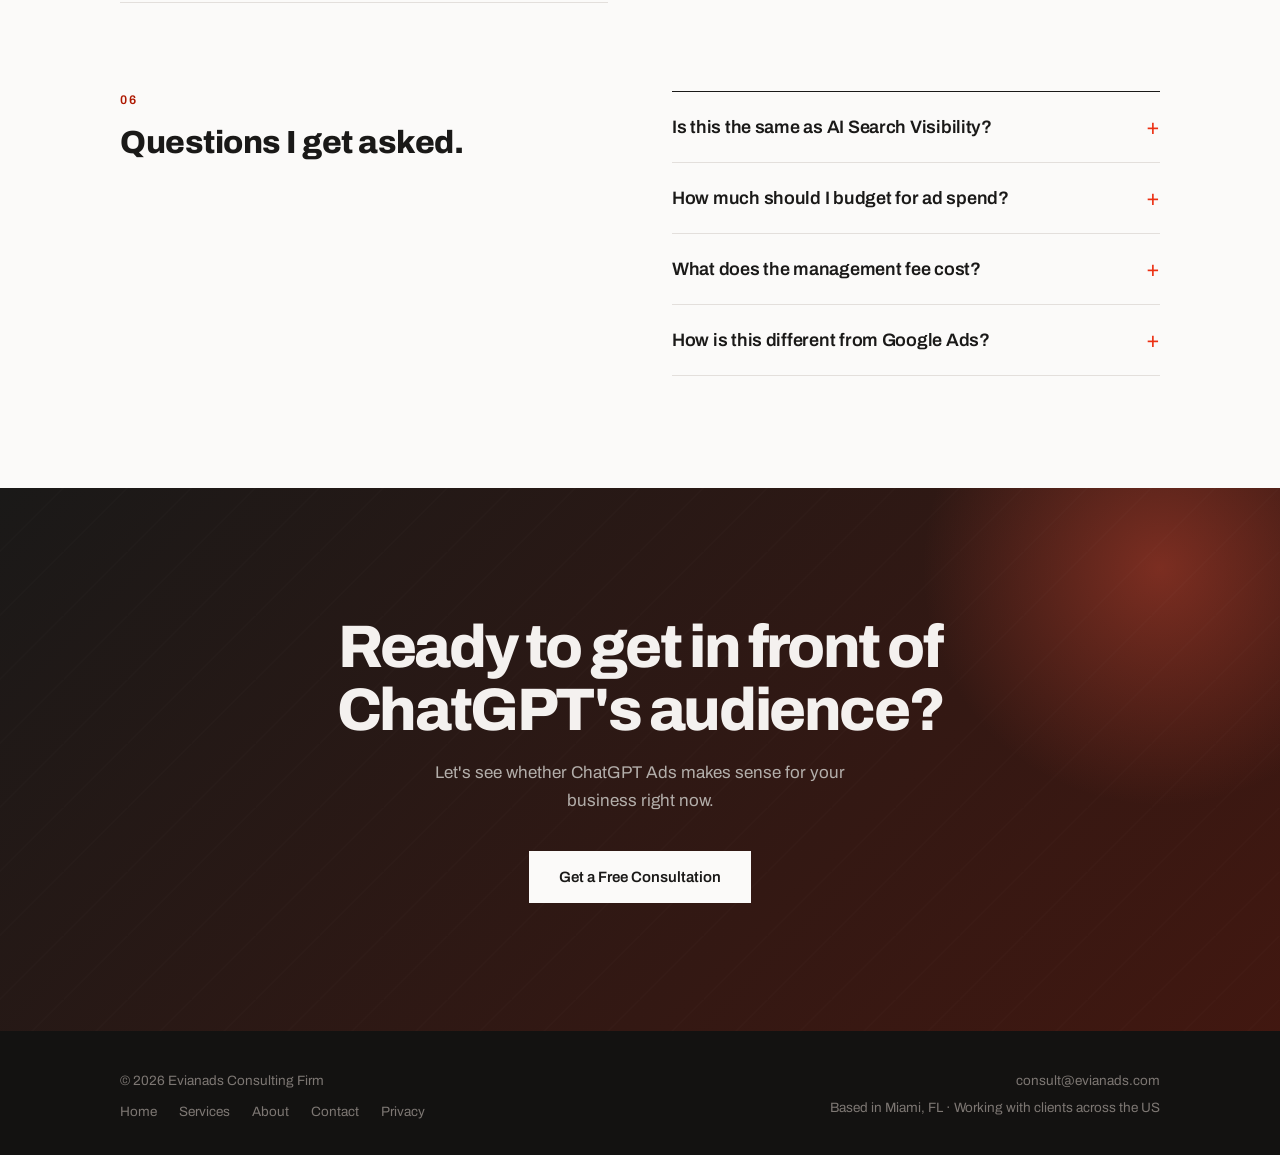
<file: chatgpt-ads/index.html>
<!DOCTYPE html>
<html lang="en">
<head>
<meta charset="utf-8">
<meta name="viewport" content="width=device-width, initial-scale=1">
<title>ChatGPT Ads Management — Evianads</title>
<meta name="description" content="Paid advertising inside ChatGPT. Evianads manages setup, targeting, creative, and ongoing optimization for ChatGPT Ads — custom solution, review required.">
<meta name="robots" content="index, follow">
<link rel="canonical" href="https://evianads.com/chatgpt-ads/">
<meta name="theme-color" content="#1a1918">

<meta property="og:type" content="website">
<meta property="og:site_name" content="Evianads">
<meta property="og:title" content="ChatGPT Ads Management — Evianads">
<meta property="og:description" content="Paid advertising inside ChatGPT — managed setup, targeting, creative, and optimization.">
<meta property="og:url" content="https://evianads.com/chatgpt-ads/">
<meta name="twitter:card" content="summary_large_image">
<meta name="twitter:title" content="ChatGPT Ads Management — Evianads">
<meta name="twitter:description" content="Paid advertising inside ChatGPT — managed setup, targeting, creative, and optimization.">

<link rel="icon" href="/assets/favicon.png" type="image/png">
<link rel="apple-touch-icon" href="/assets/favicon.png">
<link rel="preconnect" href="https://fonts.googleapis.com">
<link rel="preconnect" href="https://fonts.gstatic.com" crossorigin>
<link rel="stylesheet" href="/assets/design-system.css">
<link rel="stylesheet" href="/assets/site.css">

<script type="application/ld+json">
{
  "@context": "https://schema.org",
  "@type": "Service",
  "serviceType": "ChatGPT Ads Management",
  "provider": { "@type": "ProfessionalService", "name": "Evianads", "url": "https://evianads.com/" },
  "areaServed": "US",
  "description": "Paid advertising placements inside ChatGPT conversations — campaign setup, targeting, creative, and ongoing optimization, distinct from organic AI search visibility."
}
</script>
</head>
<body>

<header class="site-header">
  <div class="wrap">
    <a href="/" class="brand"><img src="/assets/logo.png" alt="Evianads"></a>
    <button class="nav-toggle" type="button" aria-label="Menu" aria-expanded="false"><span></span><span></span><span></span></button>
    <nav class="site-nav">
      <a href="/" class="nav-link">Home</a>
      <div class="nav-item-dropdown">
        <button class="nav-dropdown-toggle" type="button" aria-haspopup="true" aria-expanded="false">Services <span class="nav-dropdown-caret"></span></button>
        <div class="nav-dropdown-menu">
          <a href="/seo/">SEO</a>
          <a href="/google-business-profile/">Google Business Profile &amp; Local SEO</a>
          <a href="/ai-search-visibility/">AI Search Visibility</a>
          <a href="/google-ads/">Google Ads Management</a>
          <a href="/email-marketing/">Email Marketing &amp; Lead Generation</a>
          <a href="/chatgpt-ads/">ChatGPT Ads Management</a>
          <a href="/web-design/">Website Design &amp; Development</a>
          <a href="/lead-automation/">Lead Automation &amp; Business Communications</a>
        </div>
      </div>
      <a href="/google-ads/" class="nav-link">Google Ads</a>
      <a href="/seo/" class="nav-link">SEO</a>
      <a href="/web-design/" class="nav-link">Web Design</a>
      <a href="/about/" class="nav-link">About</a>
      <a href="/contact/" class="nav-link">Contact</a>
      <a href="/contact/" class="btn btn-dark">Free consultation</a>
    </nav>
  </div>
</header>

<section id="top" class="hero">
  <div class="wrap">
    <div class="hero-copy">
      <div class="eyebrow has-icon">
        <span class="icon-badge is-sm" aria-hidden="true">
          <svg viewBox="0 0 24 24" fill="none" stroke="currentColor" stroke-width="1.75"><polygon points="4,4 20,4 14,13 14,20 10,20 10,13"/></svg>
        </span>
        <a href="/#services" class="eyebrow-label eyebrow-link">Generate Leads · ChatGPT Ads</a>
      </div>
      <h1>Advertise directly inside ChatGPT conversations.</h1>
      <p class="hero-sub">ChatGPT Ads puts your business in front of people while they're actively asking for a recommendation — as a paid placement, not something you have to earn through organic visibility. I manage setup, targeting, creative, and ongoing optimization end to end.</p>
      <div class="hero-ctas">
        <a href="/contact/" class="btn btn-dark-lg">Get a Free Consultation</a>
        <a href="#process" class="btn btn-outline">See how it works</a>
      </div>
    </div>
    <div class="service-hero-visual">
      <div class="mock-glow"></div>
      <div class="mock-card mock-float" style="max-width: 380px;">
        <div class="mock-chat-bubble">
          <span class="mock-sparkle" aria-hidden="true">✦</span>
          <div class="mock-line w-90" style="margin-top: 10px;"></div>
          <div class="mock-line w-70"></div>
          <div class="mock-line w-50"></div>
          <span class="mock-cite">↳ Sponsored · yourbusiness.com</span>
        </div>
      </div>
    </div>
  </div>
</section>

<section class="section">
  <div class="section-head">
    <span class="section-num">01</span>
    <h2>A brand-new paid channel most competitors haven't touched yet.</h2>
  </div>
  <p class="section-sub">Millions of people now ask ChatGPT for a recommendation the same way they used to search Google. OpenAI has started rolling out paid ad placements inside those conversations — a channel that's still early, largely uncontested, and separate from the organic work behind AI Search Visibility. Businesses that show up here now get seen before it becomes the norm.</p>
</section>

<section class="section-tint">
  <div class="wrap">
  <div class="section-head" data-reveal>
    <span class="section-num">02</span>
    <h2>What I manage.</h2>
  </div>
  <p class="section-sub" data-reveal>Everything needed to run ChatGPT Ads properly, end to end.</p>
  <div class="grid-3" data-reveal>
    <div class="card">
      <span class="icon-badge is-sm" aria-hidden="true"><svg viewBox="0 0 24 24" fill="none" stroke="currentColor" stroke-width="1.75"><circle cx="12" cy="12" r="9"/><circle cx="12" cy="12" r="5"/><circle cx="12" cy="12" r="1.4" fill="currentColor" stroke="none"/></svg></span>
      <div class="card-num-lg">01</div>
      <h3>Campaign setup &amp; targeting</h3>
      <p>Account setup, audience targeting, and campaign structure built for ChatGPT's ad placements from day one.</p>
    </div>
    <div class="card">
      <span class="icon-badge is-sm" aria-hidden="true"><svg viewBox="0 0 24 24" fill="none" stroke="currentColor" stroke-width="1.75"><path d="M12 2 L21 6 V12 C21 17 17 21 12 22 C7 21 3 17 3 12 V6 Z"/></svg></span>
      <div class="card-num-lg">02</div>
      <h3>Ad creative &amp; messaging</h3>
      <p>Ad copy and creative written to perform inside a conversational format, not repurposed banner ads.</p>
    </div>
    <div class="card">
      <span class="icon-badge is-sm" aria-hidden="true"><svg viewBox="0 0 24 24" fill="none" stroke="currentColor" stroke-width="1.75"><path d="M12 5v14M5 12h14"/></svg></span>
      <div class="card-num-lg">03</div>
      <h3>Ongoing optimization &amp; reporting</h3>
      <p>Continuous monitoring and optimization, with regular reporting on performance and spend.</p>
    </div>
  </div>
  </div>
</section>

<section class="split-section">
  <div class="wrap-inner">
    <div>
      <div class="section-head">
        <span class="section-num">03</span>
        <h2>Why it's worth doing now.</h2>
      </div>
      <div>
        <div class="commitment-row"><span class="commitment-claim">Reach customers in the exact moment they're asking for a recommendation.</span><span class="commitment-tag">High intent</span></div>
        <div class="commitment-row"><span class="commitment-claim">Very few competitors in most local industries have started yet.</span><span class="commitment-tag">Early mover</span></div>
        <div class="commitment-row"><span class="commitment-claim">Managed with the same transparent reporting as every other paid channel.</span><span class="commitment-tag">Transparent</span></div>
      </div>
    </div>
    <div class="callout">
      <h3>Custom solution — review required</h3>
      <p>ChatGPT Ads is early enough that every account gets a scoped review before a price is set. Ad spend, whatever the fee ends up being, stays separate and billed directly by OpenAI.</p>
      <a href="/contact/" class="card-cta">Request a Custom Review →</a>
    </div>
  </div>
</section>

<section id="process" class="section">
  <div class="section-head">
    <span class="section-num">04</span>
    <h2>Simple process.</h2>
  </div>
  <div class="process-grid">
    <div class="process-step">
      <span class="process-step-num">Step 01</span>
      <h3>Account &amp; campaign setup</h3>
      <p>I set up your ChatGPT Ads account and build the initial campaign structure.</p>
    </div>
    <div class="process-step">
      <span class="process-step-num">Step 02</span>
      <h3>Targeting &amp; creative</h3>
      <p>Audience targeting and ad creative built specifically for a conversational ad format.</p>
    </div>
    <div class="process-step">
      <span class="process-step-num">Step 03</span>
      <h3>Launch &amp; monitor</h3>
      <p>Campaigns go live, with close monitoring during the first weeks on a new channel.</p>
    </div>
    <div class="process-step">
      <span class="process-step-num">Step 04</span>
      <h3>Optimize &amp; report</h3>
      <p>Ongoing optimization and regular performance reporting, every month.</p>
    </div>
  </div>
</section>

<section class="split-section">
  <div class="wrap-inner">
    <div>
      <div class="section-head">
        <span class="section-num">05</span>
        <h2>Why choose Evianads.</h2>
      </div>
      <div>
        <div class="commitment-row"><span class="commitment-claim">No inflated claims about a channel that's still brand new.</span><span class="commitment-tag">Honest</span></div>
        <div class="commitment-row"><span class="commitment-claim">Managed personally, not handed off to a template or a junior account.</span><span class="commitment-tag">Hands-on</span></div>
        <div class="commitment-row"><span class="commitment-claim">Reported on the same way as every other channel — no separate black box.</span><span class="commitment-tag">Transparent</span></div>
      </div>
    </div>
    <div class="callout">
      <h3>Who this isn't for</h3>
      <p>Businesses with no budget beyond the management fee, or businesses expecting immediate high volume from a channel that's still early and growing.</p>
    </div>
  </div>
</section>

<section class="split-section">
  <div class="wrap-inner" style="display: grid; grid-template-columns: repeat(auto-fit, minmax(280px, 1fr)); gap: 64px; align-items: start;">
    <div>
      <div class="section-num" style="margin-bottom: 14px;">06</div>
      <h2>Questions I get asked.</h2>
    </div>
    <div class="faq-list">
      <div class="faq-item">
        <button class="faq-q" type="button" aria-expanded="false" aria-controls="cga-faq-1"><span class="faq-q-text">Is this the same as AI Search Visibility?</span><span class="faq-sign" aria-hidden="true">+</span></button>
        <div class="faq-a" id="cga-faq-1"><p>No. AI Search Visibility is organic — earning a mention when AI tools answer a question naturally. ChatGPT Ads is a paid placement you're billed for directly, similar to Google Ads but inside ChatGPT's conversations.</p></div>
      </div>
      <div class="faq-item">
        <button class="faq-q" type="button" aria-expanded="false" aria-controls="cga-faq-2"><span class="faq-q-text">How much should I budget for ad spend?</span><span class="faq-sign" aria-hidden="true">+</span></button>
        <div class="faq-a" id="cga-faq-2"><p>Ad spend is always separate from the management fee and paid directly to OpenAI. I'll recommend a starting budget based on your goals and industry during the review.</p></div>
      </div>
      <div class="faq-item">
        <button class="faq-q" type="button" aria-expanded="false" aria-controls="cga-faq-3"><span class="faq-q-text">What does the management fee cost?</span><span class="faq-sign" aria-hidden="true">+</span></button>
        <div class="faq-a" id="cga-faq-3"><p>There's no published price yet — this channel is new enough that every account gets a short scoped review first, and the fee is set based on what that review finds. Request a review and I'll tell you honestly whether it's worth doing yet for your business.</p></div>
      </div>
      <div class="faq-item">
        <button class="faq-q" type="button" aria-expanded="false" aria-controls="cga-faq-4"><span class="faq-q-text">How is this different from Google Ads?</span><span class="faq-sign" aria-hidden="true">+</span></button>
        <div class="faq-a" id="cga-faq-4"><p>Same idea — a paid placement in front of active intent — but Google Ads targets search queries, while ChatGPT Ads targets people inside an AI conversation. Many businesses eventually run both.</p></div>
      </div>
    </div>
  </div>
</section>

<section class="section-dark cta-band">
  <div class="wrap">
    <h2>Ready to get in front of ChatGPT's audience?</h2>
    <p>Let's see whether ChatGPT Ads makes sense for your business right now.</p>
    <div class="hero-ctas">
      <a href="/contact/" class="btn btn-light" style="padding: 17px 30px; font-size: 15px;">Get a Free Consultation</a>
    </div>
  </div>
</section>

<footer class="site-footer">
  <div class="wrap">
    <div class="footer-brand-col">
      <span>© 2026 Evianads Consulting Firm</span>
      <nav class="footer-nav">
        <a href="/">Home</a>
        <a href="/#services">Services</a>
        <a href="/about/">About</a>
        <a href="/contact/">Contact</a>
        <a href="/privacy/">Privacy</a>
      </nav>
    </div>
    <div class="footer-meta">
      <span>consult@evianads.com</span>
      <span>Based in Miami, FL · Working with clients across the US</span>
    </div>
  </div>
</footer>

<script type="text/javascript" id="hs-script-loader" async defer src="//js.hs-scripts.com/247267235.js"></script>
<script src="/assets/app.js"></script>
</body>
</html>
</file>
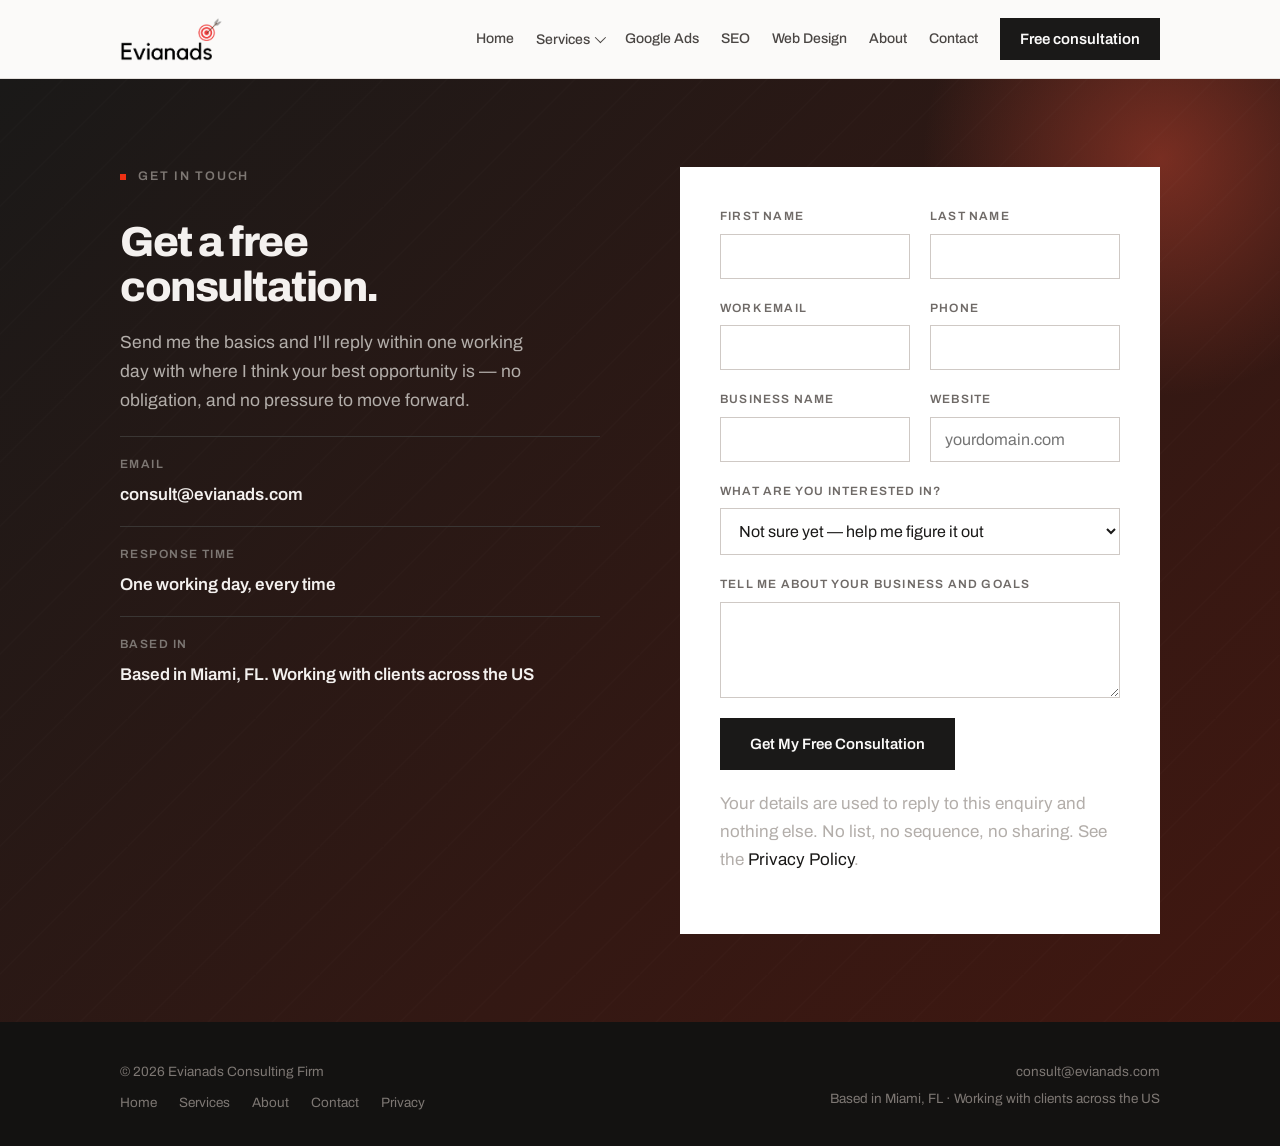
<file: contact/index.html>
<!DOCTYPE html>
<html lang="en">
<head>
<meta charset="utf-8">
<meta name="viewport" content="width=device-width, initial-scale=1">
<title>Contact — Evianads</title>
<meta name="description" content="Get a free consultation with Evianads. Tell us about your business and we'll identify where you have the greatest opportunity for growth.">
<meta name="robots" content="index, follow">
<link rel="canonical" href="https://evianads.com/contact/">
<meta name="theme-color" content="#1a1918">

<meta property="og:type" content="website">
<meta property="og:site_name" content="Evianads">
<meta property="og:title" content="Contact — Evianads">
<meta property="og:description" content="Get a free consultation with Evianads.">
<meta property="og:url" content="https://evianads.com/contact/">
<meta name="twitter:card" content="summary_large_image">
<meta name="twitter:title" content="Contact — Evianads">
<meta name="twitter:description" content="Get a free consultation with Evianads.">

<link rel="icon" href="/assets/favicon.png" type="image/png">
<link rel="apple-touch-icon" href="/assets/favicon.png">
<link rel="preconnect" href="https://fonts.googleapis.com">
<link rel="preconnect" href="https://fonts.gstatic.com" crossorigin>
<link rel="stylesheet" href="/assets/design-system.css">
<link rel="stylesheet" href="/assets/site.css">
</head>
<body>

<header class="site-header">
  <div class="wrap">
    <a href="/" class="brand"><img src="/assets/logo.png" alt="Evianads"></a>
    <button class="nav-toggle" type="button" aria-label="Menu" aria-expanded="false"><span></span><span></span><span></span></button>
    <nav class="site-nav">
      <a href="/" class="nav-link">Home</a>
      <div class="nav-item-dropdown">
        <button class="nav-dropdown-toggle" type="button" aria-haspopup="true" aria-expanded="false">Services <span class="nav-dropdown-caret"></span></button>
        <div class="nav-dropdown-menu">
          <a href="/seo/">SEO</a>
          <a href="/google-business-profile/">Google Business Profile &amp; Local SEO</a>
          <a href="/ai-search-visibility/">AI Search Visibility</a>
          <a href="/google-ads/">Google Ads Management</a>
          <a href="/email-marketing/">Email Marketing &amp; Lead Generation</a>
          <a href="/chatgpt-ads/">ChatGPT Ads Management</a>
          <a href="/web-design/">Website Design &amp; Development</a>
          <a href="/lead-automation/">Lead Automation &amp; Business Communications</a>
        </div>
      </div>
      <a href="/google-ads/" class="nav-link">Google Ads</a>
      <a href="/seo/" class="nav-link">SEO</a>
      <a href="/web-design/" class="nav-link">Web Design</a>
      <a href="/about/" class="nav-link">About</a>
      <a href="/contact/" class="nav-link">Contact</a>
      <a href="/contact/" class="btn btn-dark">Free consultation</a>
    </nav>
  </div>
</header>

<section id="contact" class="section-dark" style="margin-top: 0; scroll-margin-top: 80px;">
  <div class="wrap">
    <div>
      <div class="eyebrow">
        <span class="eyebrow-dot"></span>
        <span class="eyebrow-label" style="color: var(--on-dark-muted-2);">Get in touch</span>
      </div>
      <h2 style="font-size: 42px; letter-spacing: -0.035em; margin: 0 0 20px; line-height: 1.06; max-width: 13ch;">Get a free consultation.</h2>
      <p style="font-size: 17.5px; max-width: 42ch;">Send me the basics and I'll reply within one working day with where I think your best opportunity is — no obligation, and no pressure to move forward.</p>
      <div class="contact-fact">
        <div class="contact-fact-label">Email</div>
        <div class="contact-fact-value">consult@evianads.com</div>
      </div>
      <div class="contact-fact">
        <div class="contact-fact-label">Response time</div>
        <div class="contact-fact-value">One working day, every time</div>
      </div>
      <div class="contact-fact">
        <div class="contact-fact-label">Based in</div>
        <div class="contact-fact-value">Based in Miami, FL. Working with clients across the US</div>
      </div>
    </div>

    <div class="contact-card">
      <div id="contact-confirm" class="hidden">
        <div class="confirm-title">Thank you, <span id="confirm-name">there</span>.</div>
        <p class="confirm-body">I'll reply to <span id="confirm-email">your inbox</span> within one working day with next steps.</p>
      </div>

      <form id="contact-form" class="form-grid" data-hs-portal-id="247267235" data-hs-form-guid="2e66c3a6-c032-470a-94a3-4257ce3ab5ba">
        <div class="form-row-2">
          <label class="field">
            <span class="field-label">First name</span>
            <input type="text" name="firstname" autocomplete="given-name" required>
          </label>
          <label class="field">
            <span class="field-label">Last name</span>
            <input type="text" name="lastname" autocomplete="family-name" required>
          </label>
        </div>
        <div class="form-row-2">
          <label class="field">
            <span class="field-label">Work email</span>
            <input type="email" name="email" autocomplete="email" required>
          </label>
          <label class="field">
            <span class="field-label">Phone</span>
            <input type="tel" name="phone" autocomplete="tel">
          </label>
        </div>
        <div class="form-row-2">
          <label class="field">
            <span class="field-label">Business name</span>
            <input type="text" name="company" autocomplete="organization">
          </label>
          <label class="field">
            <span class="field-label">Website</span>
            <input type="text" name="site" placeholder="yourdomain.com" autocomplete="url">
          </label>
        </div>
        <label class="field">
          <span class="field-label">What are you interested in?</span>
          <select name="interest">
            <option value="EVI — Not Sure">Not sure yet — help me figure it out</option>
            <option value="EVI — Google Ads">Google Ads Management</option>
            <option value="EVI — SEO">SEO</option>
            <option value="EVI — AI Search Visibility">AI Search Visibility</option>
            <option value="EVI — Web Design">Website Design &amp; Development</option>
            <option value="EVI — Google Business Profile">Google Business Profile &amp; Local SEO</option>
            <option value="EVI — Email Marketing">Email Marketing &amp; Lead Generation</option>
            <option value="EVI — ChatGPT Ads">ChatGPT Ads Management</option>
            <option value="EVI — Lead Automation">Lead Automation &amp; Business Communications</option>
            <option value="EVI — Multiple Services">More than one of these</option>
          </select>
        </label>
        <label class="field">
          <span class="field-label">Tell me about your business and goals</span>
          <textarea name="message" rows="4"></textarea>
        </label>
        <input type="text" name="_honey" class="hidden" tabindex="-1" autocomplete="off">
        <p class="form-error" id="contact-error"></p>
        <button type="submit" class="btn btn-dark-lg" style="justify-self: start;">Get My Free Consultation</button>
        <p class="form-note">Your details are used to reply to this enquiry and nothing else. No list, no sequence, no sharing. See the <a href="/privacy/">Privacy Policy</a>.</p>
      </form>
    </div>
  </div>
</section>

<footer class="site-footer">
  <div class="wrap">
    <div class="footer-brand-col">
      <span>© 2026 Evianads Consulting Firm</span>
      <nav class="footer-nav">
        <a href="/">Home</a>
        <a href="/#services">Services</a>
        <a href="/about/">About</a>
        <a href="/contact/">Contact</a>
        <a href="/privacy/">Privacy</a>
      </nav>
    </div>
    <div class="footer-meta">
      <span>consult@evianads.com</span>
      <span>Based in Miami, FL · Working with clients across the US</span>
    </div>
  </div>
</footer>

<script type="text/javascript" id="hs-script-loader" async defer src="//js.hs-scripts.com/247267235.js"></script>
<script src="/assets/app.js"></script>
</body>
</html>
</file>
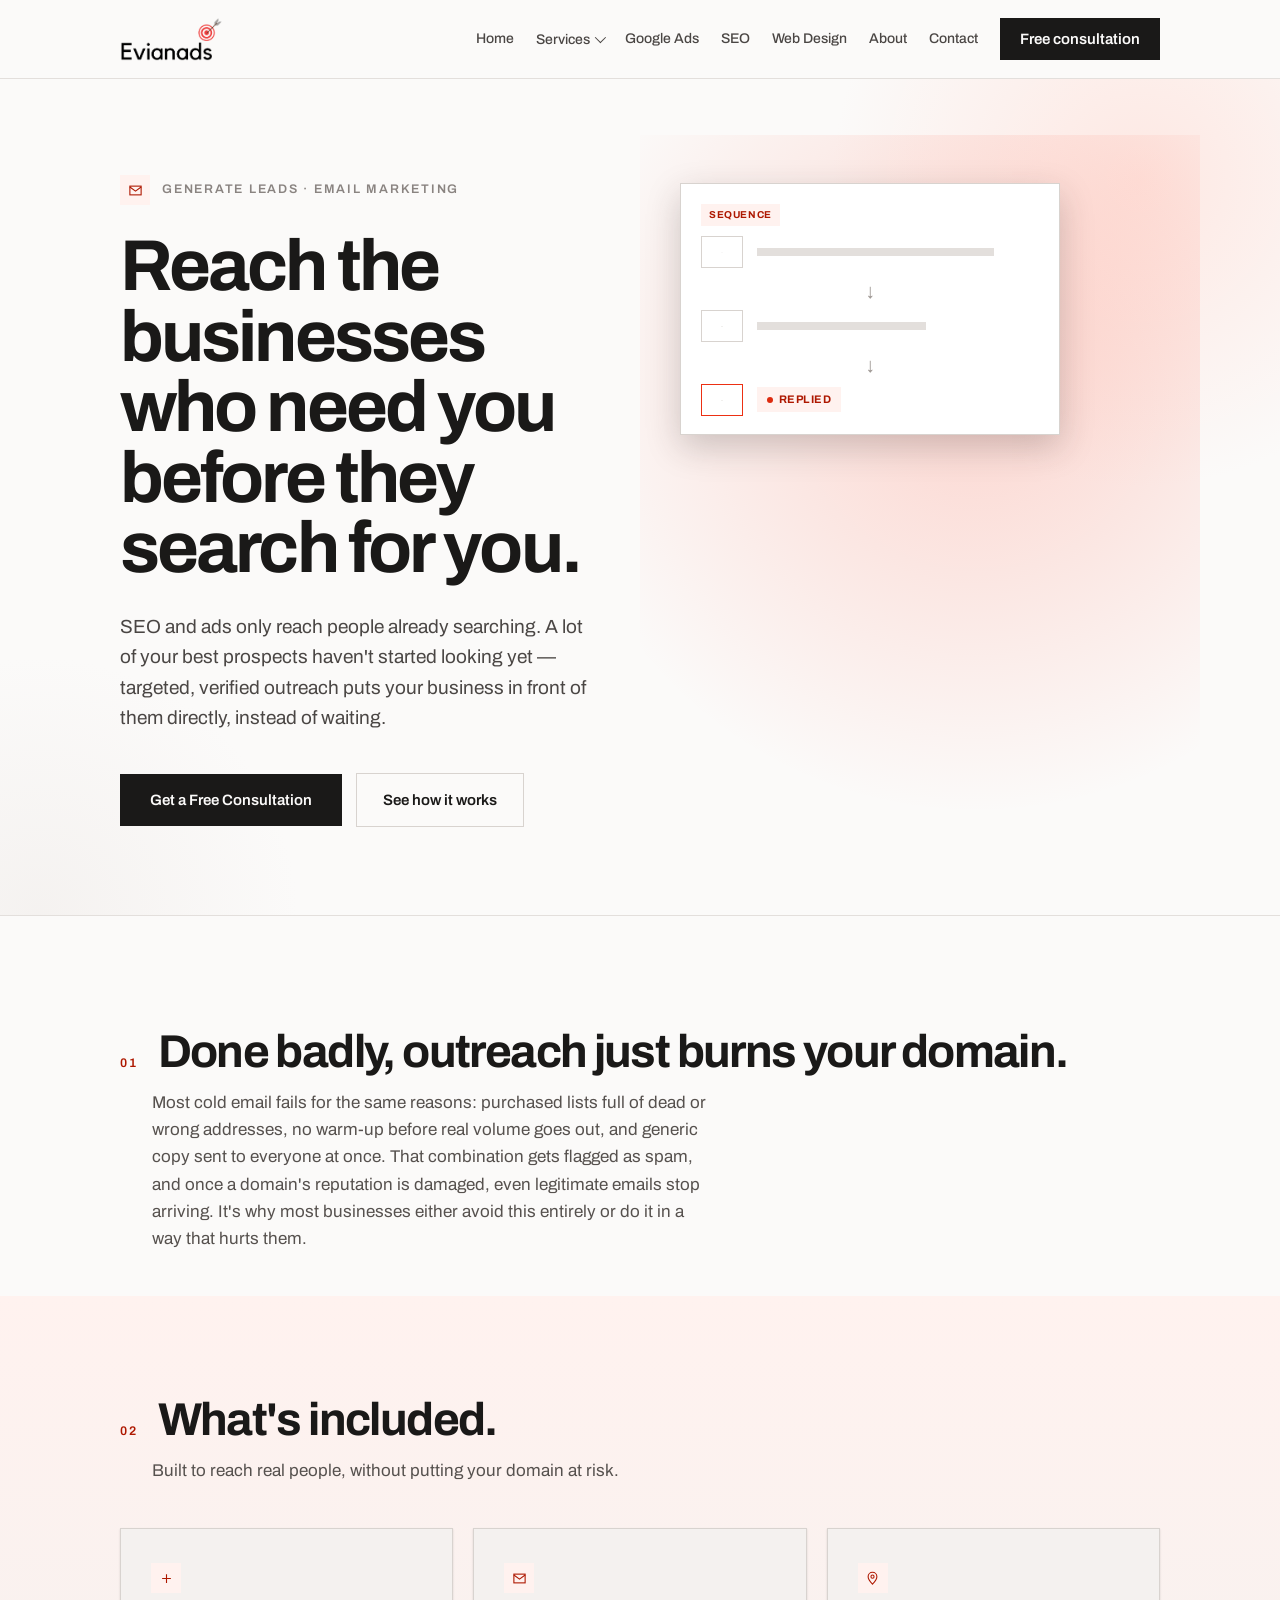
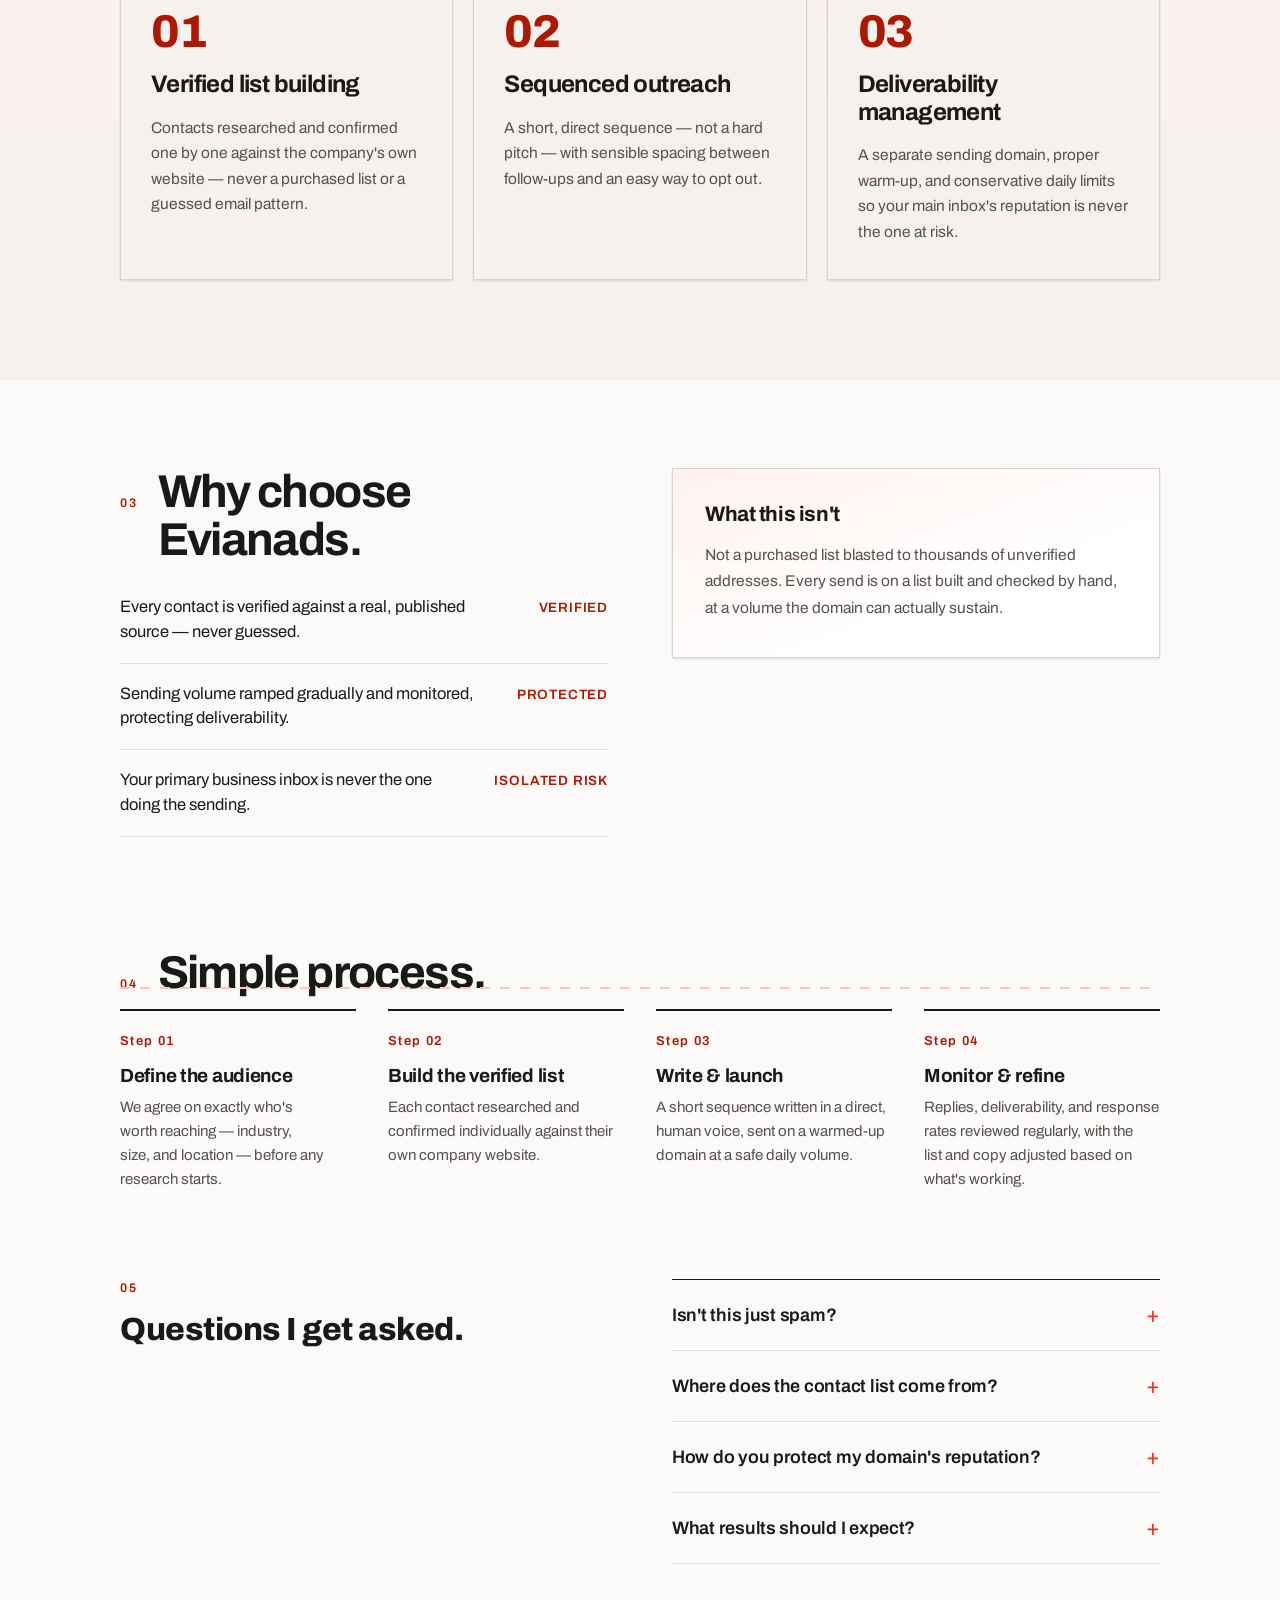
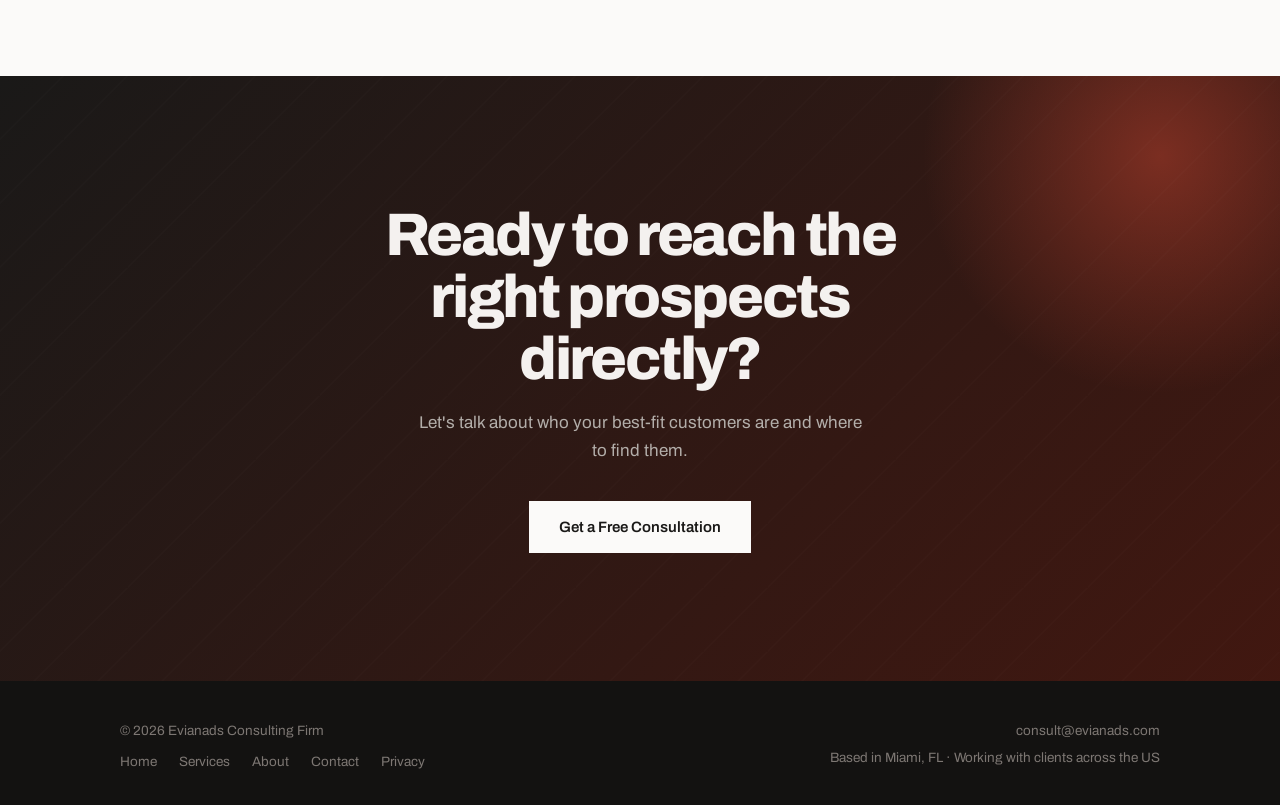
<file: email-marketing/index.html>
<!DOCTYPE html>
<html lang="en">
<head>
<meta charset="utf-8">
<meta name="viewport" content="width=device-width, initial-scale=1">
<title>Email Marketing &amp; Lead Generation — Evianads</title>
<meta name="description" content="Reach the businesses who need you before they search for you. Verified email lead generation and outreach campaigns for service businesses, built to protect deliverability.">
<meta name="robots" content="index, follow">
<link rel="canonical" href="https://evianads.com/email-marketing/">
<meta name="theme-color" content="#1a1918">

<meta property="og:type" content="website">
<meta property="og:site_name" content="Evianads">
<meta property="og:title" content="Email Marketing &amp; Lead Generation — Evianads">
<meta property="og:description" content="Reach the businesses who need you before they search for you.">
<meta property="og:url" content="https://evianads.com/email-marketing/">
<meta name="twitter:card" content="summary_large_image">
<meta name="twitter:title" content="Email Marketing &amp; Lead Generation — Evianads">
<meta name="twitter:description" content="Reach the businesses who need you before they search for you.">

<link rel="icon" href="/assets/favicon.png" type="image/png">
<link rel="apple-touch-icon" href="/assets/favicon.png">
<link rel="preconnect" href="https://fonts.googleapis.com">
<link rel="preconnect" href="https://fonts.gstatic.com" crossorigin>
<link rel="stylesheet" href="/assets/design-system.css">
<link rel="stylesheet" href="/assets/site.css">

<script type="application/ld+json">
{
  "@context": "https://schema.org",
  "@type": "Service",
  "serviceType": "Email Marketing and Lead Generation",
  "provider": { "@type": "ProfessionalService", "name": "Evianads", "url": "https://evianads.com/" },
  "areaServed": "US",
  "description": "Verified email lead generation and outreach campaigns for service businesses."
}
</script>
</head>
<body>

<header class="site-header">
  <div class="wrap">
    <a href="/" class="brand"><img src="/assets/logo.png" alt="Evianads"></a>
    <button class="nav-toggle" type="button" aria-label="Menu" aria-expanded="false"><span></span><span></span><span></span></button>
    <nav class="site-nav">
      <a href="/" class="nav-link">Home</a>
      <div class="nav-item-dropdown">
        <button class="nav-dropdown-toggle" type="button" aria-haspopup="true" aria-expanded="false">Services <span class="nav-dropdown-caret"></span></button>
        <div class="nav-dropdown-menu">
          <a href="/seo/">SEO</a>
          <a href="/google-business-profile/">Google Business Profile &amp; Local SEO</a>
          <a href="/ai-search-visibility/">AI Search Visibility</a>
          <a href="/google-ads/">Google Ads Management</a>
          <a href="/email-marketing/">Email Marketing &amp; Lead Generation</a>
          <a href="/chatgpt-ads/">ChatGPT Ads Management</a>
          <a href="/web-design/">Website Design &amp; Development</a>
          <a href="/lead-automation/">Lead Automation &amp; Business Communications</a>
        </div>
      </div>
      <a href="/google-ads/" class="nav-link">Google Ads</a>
      <a href="/seo/" class="nav-link">SEO</a>
      <a href="/web-design/" class="nav-link">Web Design</a>
      <a href="/about/" class="nav-link">About</a>
      <a href="/contact/" class="nav-link">Contact</a>
      <a href="/contact/" class="btn btn-dark">Free consultation</a>
    </nav>
  </div>
</header>

<section id="top" class="hero">
  <div class="wrap">
    <div class="hero-copy">
      <div class="eyebrow has-icon">
        <span class="icon-badge is-sm" aria-hidden="true">
          <svg viewBox="0 0 24 24" fill="none" stroke="currentColor" stroke-width="1.75"><rect x="3" y="5" width="18" height="14"/><polyline points="3,6.5 12,13 21,6.5"/></svg>
        </span>
        <a href="/#services" class="eyebrow-label eyebrow-link">Generate Leads · Email Marketing</a>
      </div>
      <h1>Reach the businesses who need you before they search for you.</h1>
      <p class="hero-sub">SEO and ads only reach people already searching. A lot of your best prospects haven't started looking yet — targeted, verified outreach puts your business in front of them directly, instead of waiting.</p>
      <div class="hero-ctas">
        <a href="/contact/" class="btn btn-dark-lg">Get a Free Consultation</a>
        <a href="#process" class="btn btn-outline">See how it works</a>
      </div>
    </div>
    <div class="service-hero-visual">
      <div class="mock-glow"></div>
      <div class="mock-card mock-float" style="max-width: 380px;">
        <div class="mock-tag">Sequence</div>
        <div class="mock-envelope-row" style="margin-bottom: 14px;">
          <span class="mock-envelope"></span>
          <div class="mock-line w-70" style="margin: 0;"></div>
        </div>
        <div class="mock-arrow-sep">↓</div>
        <div class="mock-envelope-row" style="margin-bottom: 14px;">
          <span class="mock-envelope"></span>
          <div class="mock-line w-50" style="margin: 0;"></div>
        </div>
        <div class="mock-arrow-sep">↓</div>
        <div class="mock-envelope-row">
          <span class="mock-envelope" style="border-color: var(--color-accent);"></span>
          <span class="mock-status-pill is-booked">Replied</span>
        </div>
      </div>
    </div>
  </div>
</section>

<section class="section">
  <div class="section-head">
    <span class="section-num">01</span>
    <h2>Done badly, outreach just burns your domain.</h2>
  </div>
  <p class="section-sub">Most cold email fails for the same reasons: purchased lists full of dead or wrong addresses, no warm-up before real volume goes out, and generic copy sent to everyone at once. That combination gets flagged as spam, and once a domain's reputation is damaged, even legitimate emails stop arriving. It's why most businesses either avoid this entirely or do it in a way that hurts them.</p>
</section>

<section class="section-tint">
  <div class="wrap">
  <div class="section-head" data-reveal>
    <span class="section-num">02</span>
    <h2>What's included.</h2>
  </div>
  <p class="section-sub" data-reveal>Built to reach real people, without putting your domain at risk.</p>
  <div class="grid-3" data-reveal>
    <div class="card">
      <span class="icon-badge is-sm" aria-hidden="true"><svg viewBox="0 0 24 24" fill="none" stroke="currentColor" stroke-width="1.75"><path d="M12 5v14M5 12h14"/></svg></span>
      <div class="card-num-lg">01</div>
      <h3>Verified list building</h3>
      <p>Contacts researched and confirmed one by one against the company's own website — never a purchased list or a guessed email pattern.</p>
    </div>
    <div class="card">
      <span class="icon-badge is-sm" aria-hidden="true"><svg viewBox="0 0 24 24" fill="none" stroke="currentColor" stroke-width="1.75"><rect x="3" y="5" width="18" height="14"/><polyline points="3,6.5 12,13 21,6.5"/></svg></span>
      <div class="card-num-lg">02</div>
      <h3>Sequenced outreach</h3>
      <p>A short, direct sequence — not a hard pitch — with sensible spacing between follow-ups and an easy way to opt out.</p>
    </div>
    <div class="card">
      <span class="icon-badge is-sm" aria-hidden="true"><svg viewBox="0 0 24 24" fill="none" stroke="currentColor" stroke-width="1.75"><path d="M12 21s-7-7.5-7-12a7 7 0 1 1 14 0c0 4.5-7 12-7 12z"/><circle cx="12" cy="9" r="2.5"/></svg></span>
      <div class="card-num-lg">03</div>
      <h3>Deliverability management</h3>
      <p>A separate sending domain, proper warm-up, and conservative daily limits so your main inbox's reputation is never the one at risk.</p>
    </div>
  </div>
  </div>
</section>

<section class="split-section">
  <div class="wrap-inner">
    <div>
      <div class="section-head">
        <span class="section-num">03</span>
        <h2>Why choose Evianads.</h2>
      </div>
      <div>
        <div class="commitment-row"><span class="commitment-claim">Every contact is verified against a real, published source — never guessed.</span><span class="commitment-tag">Verified</span></div>
        <div class="commitment-row"><span class="commitment-claim">Sending volume ramped gradually and monitored, protecting deliverability.</span><span class="commitment-tag">Protected</span></div>
        <div class="commitment-row"><span class="commitment-claim">Your primary business inbox is never the one doing the sending.</span><span class="commitment-tag">Isolated risk</span></div>
      </div>
    </div>
    <div class="callout">
      <h3>What this isn't</h3>
      <p>Not a purchased list blasted to thousands of unverified addresses. Every send is on a list built and checked by hand, at a volume the domain can actually sustain.</p>
    </div>
  </div>
</section>

<section id="process" class="section">
  <div class="section-head">
    <span class="section-num">04</span>
    <h2>Simple process.</h2>
  </div>
  <div class="process-grid">
    <div class="process-step">
      <span class="process-step-num">Step 01</span>
      <h3>Define the audience</h3>
      <p>We agree on exactly who's worth reaching — industry, size, and location — before any research starts.</p>
    </div>
    <div class="process-step">
      <span class="process-step-num">Step 02</span>
      <h3>Build the verified list</h3>
      <p>Each contact researched and confirmed individually against their own company website.</p>
    </div>
    <div class="process-step">
      <span class="process-step-num">Step 03</span>
      <h3>Write &amp; launch</h3>
      <p>A short sequence written in a direct, human voice, sent on a warmed-up domain at a safe daily volume.</p>
    </div>
    <div class="process-step">
      <span class="process-step-num">Step 04</span>
      <h3>Monitor &amp; refine</h3>
      <p>Replies, deliverability, and response rates reviewed regularly, with the list and copy adjusted based on what's working.</p>
    </div>
  </div>
</section>

<section class="split-section">
  <div class="wrap-inner" style="display: grid; grid-template-columns: repeat(auto-fit, minmax(280px, 1fr)); gap: 64px; align-items: start;">
    <div>
      <div class="section-num" style="margin-bottom: 14px;">05</div>
      <h2>Questions I get asked.</h2>
    </div>
    <div class="faq-list">
      <div class="faq-item">
        <button class="faq-q" type="button" aria-expanded="false" aria-controls="em-faq-1"><span class="faq-q-text">Isn't this just spam?</span><span class="faq-sign" aria-hidden="true">+</span></button>
        <div class="faq-a" id="em-faq-1"><p>No. Every recipient is a real, verified business contact relevant to what you offer, the volume stays low enough to be sustainable, and every email includes a clear way to opt out.</p></div>
      </div>
      <div class="faq-item">
        <button class="faq-q" type="button" aria-expanded="false" aria-controls="em-faq-2"><span class="faq-q-text">Where does the contact list come from?</span><span class="faq-sign" aria-hidden="true">+</span></button>
        <div class="faq-a" id="em-faq-2"><p>Built by hand for your campaign, verified against each company's own published contact information. Never a purchased or scraped bulk list.</p></div>
      </div>
      <div class="faq-item">
        <button class="faq-q" type="button" aria-expanded="false" aria-controls="em-faq-3"><span class="faq-q-text">How do you protect my domain's reputation?</span><span class="faq-sign" aria-hidden="true">+</span></button>
        <div class="faq-a" id="em-faq-3"><p>Outreach runs from a dedicated sending domain that's warmed up gradually before real volume starts, with sending limits kept conservative throughout — your main business email is never used for bulk sending.</p></div>
      </div>
      <div class="faq-item">
        <button class="faq-q" type="button" aria-expanded="false" aria-controls="em-faq-4"><span class="faq-q-text">What results should I expect?</span><span class="faq-sign" aria-hidden="true">+</span></button>
        <div class="faq-a" id="em-faq-4"><p>Reply and interest rates depend heavily on the industry and offer, and I won't promise a number before seeing your specific situation. What I will commit to is a properly verified list and a sending setup that protects your domain either way.</p></div>
      </div>
    </div>
  </div>
</section>

<section class="section-dark cta-band">
  <div class="wrap">
    <h2>Ready to reach the right prospects directly?</h2>
    <p>Let's talk about who your best-fit customers are and where to find them.</p>
    <div class="hero-ctas">
      <a href="/contact/" class="btn btn-light" style="padding: 17px 30px; font-size: 15px;">Get a Free Consultation</a>
    </div>
  </div>
</section>

<footer class="site-footer">
  <div class="wrap">
    <div class="footer-brand-col">
      <span>© 2026 Evianads Consulting Firm</span>
      <nav class="footer-nav">
        <a href="/">Home</a>
        <a href="/#services">Services</a>
        <a href="/about/">About</a>
        <a href="/contact/">Contact</a>
        <a href="/privacy/">Privacy</a>
      </nav>
    </div>
    <div class="footer-meta">
      <span>consult@evianads.com</span>
      <span>Based in Miami, FL · Working with clients across the US</span>
    </div>
  </div>
</footer>

<script type="text/javascript" id="hs-script-loader" async defer src="//js.hs-scripts.com/247267235.js"></script>
<script src="/assets/app.js"></script>
</body>
</html>
</file>
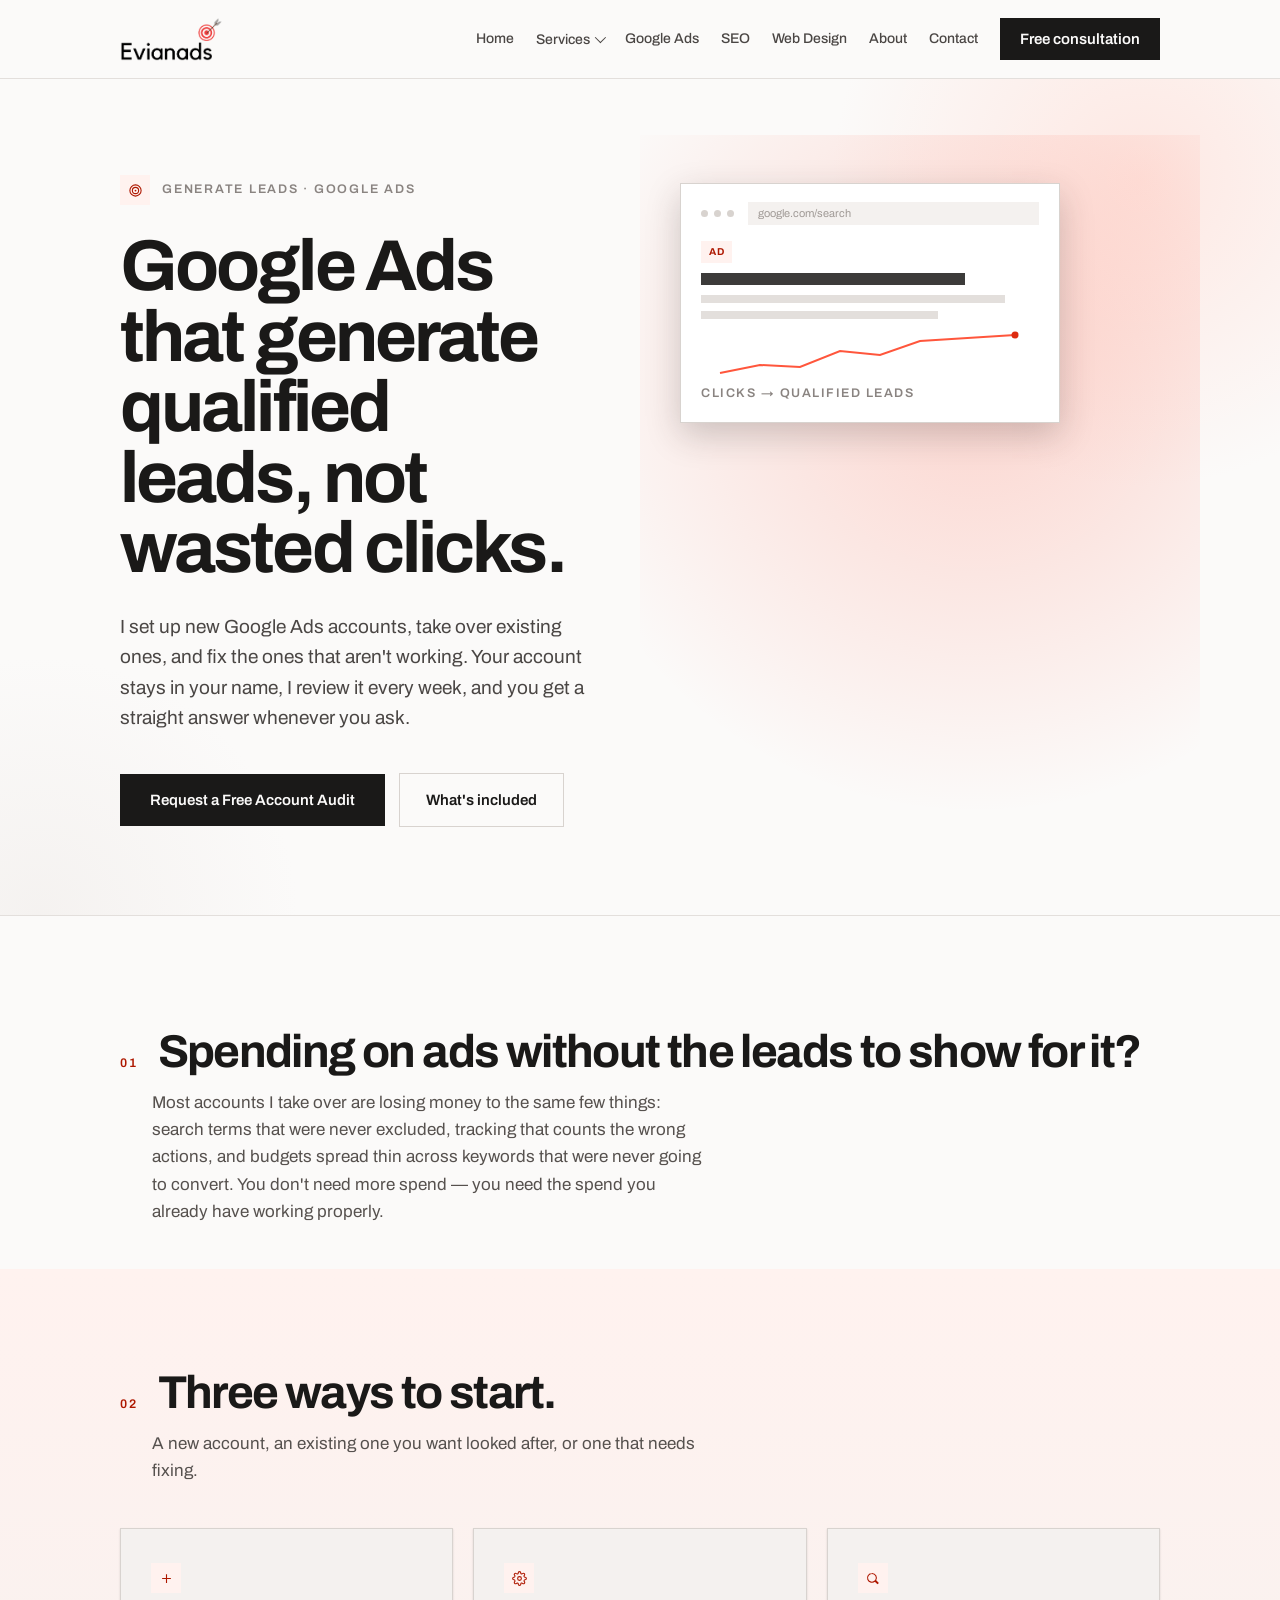
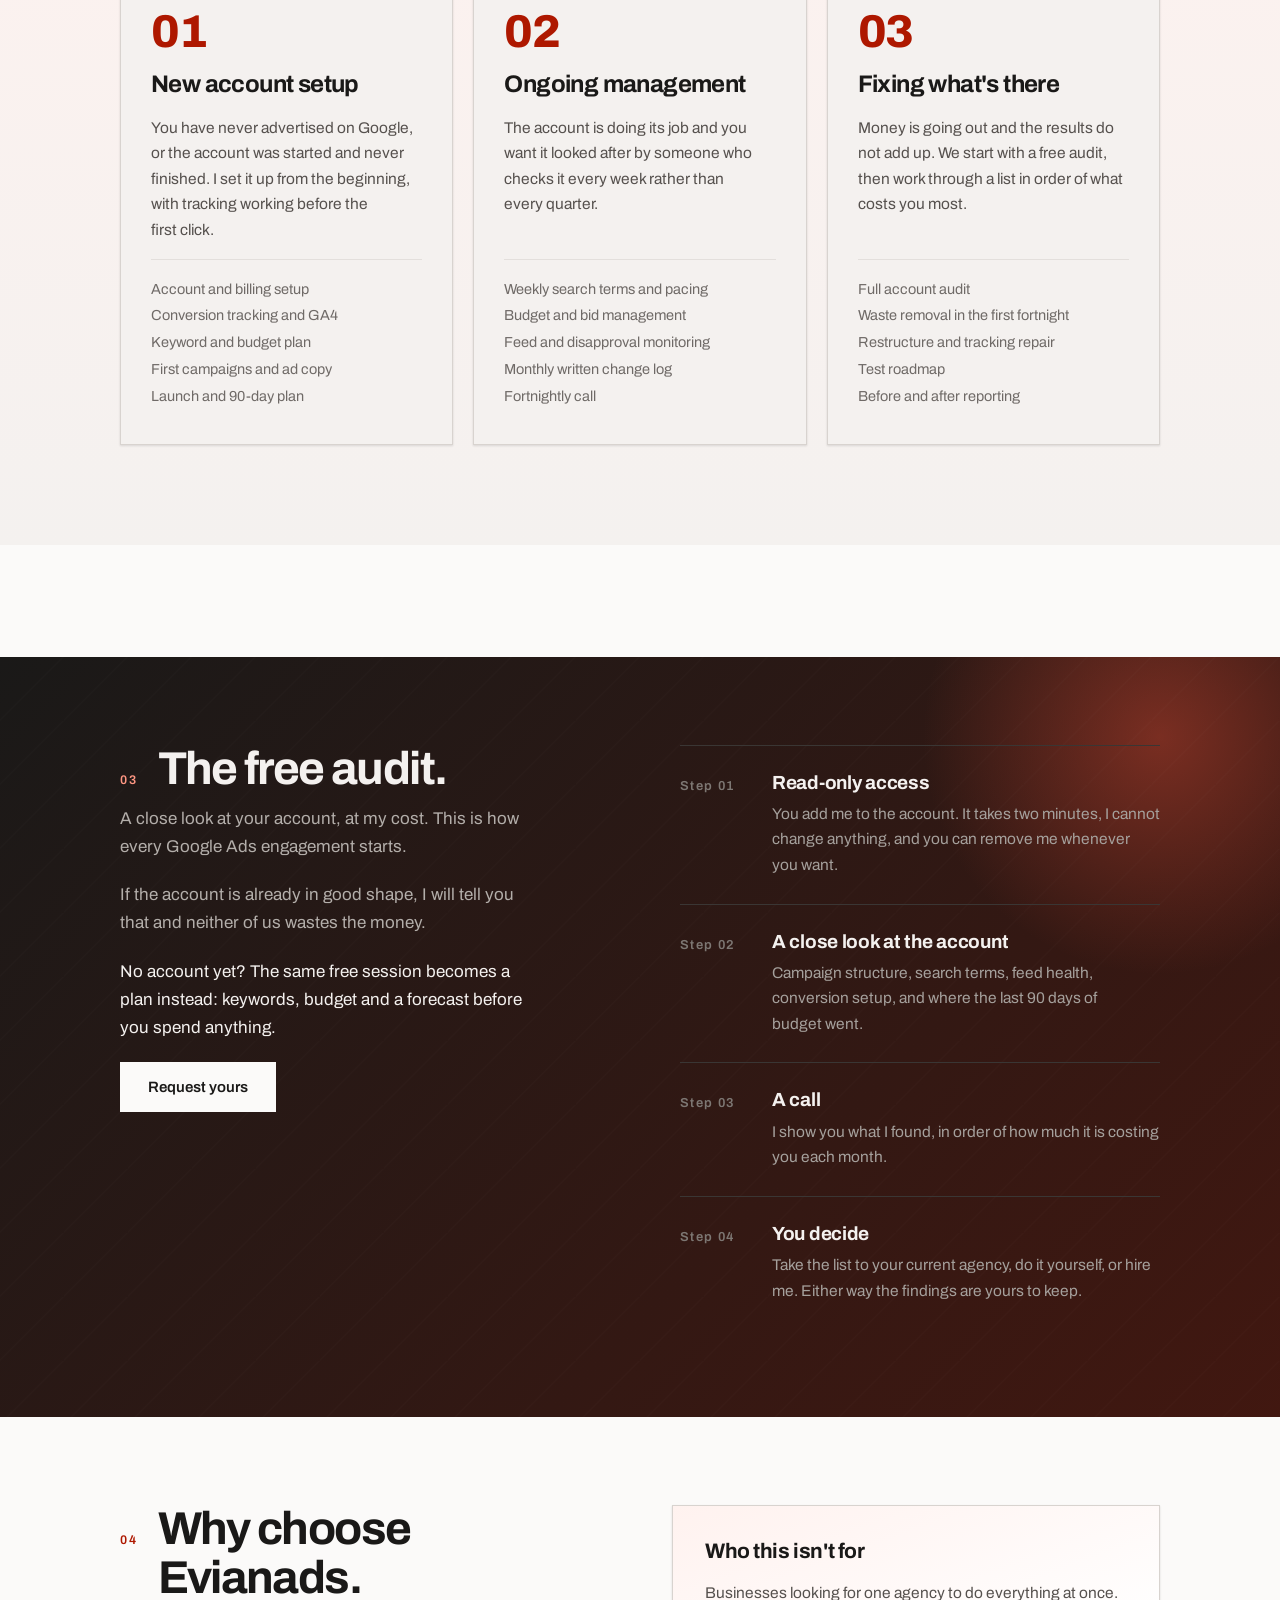
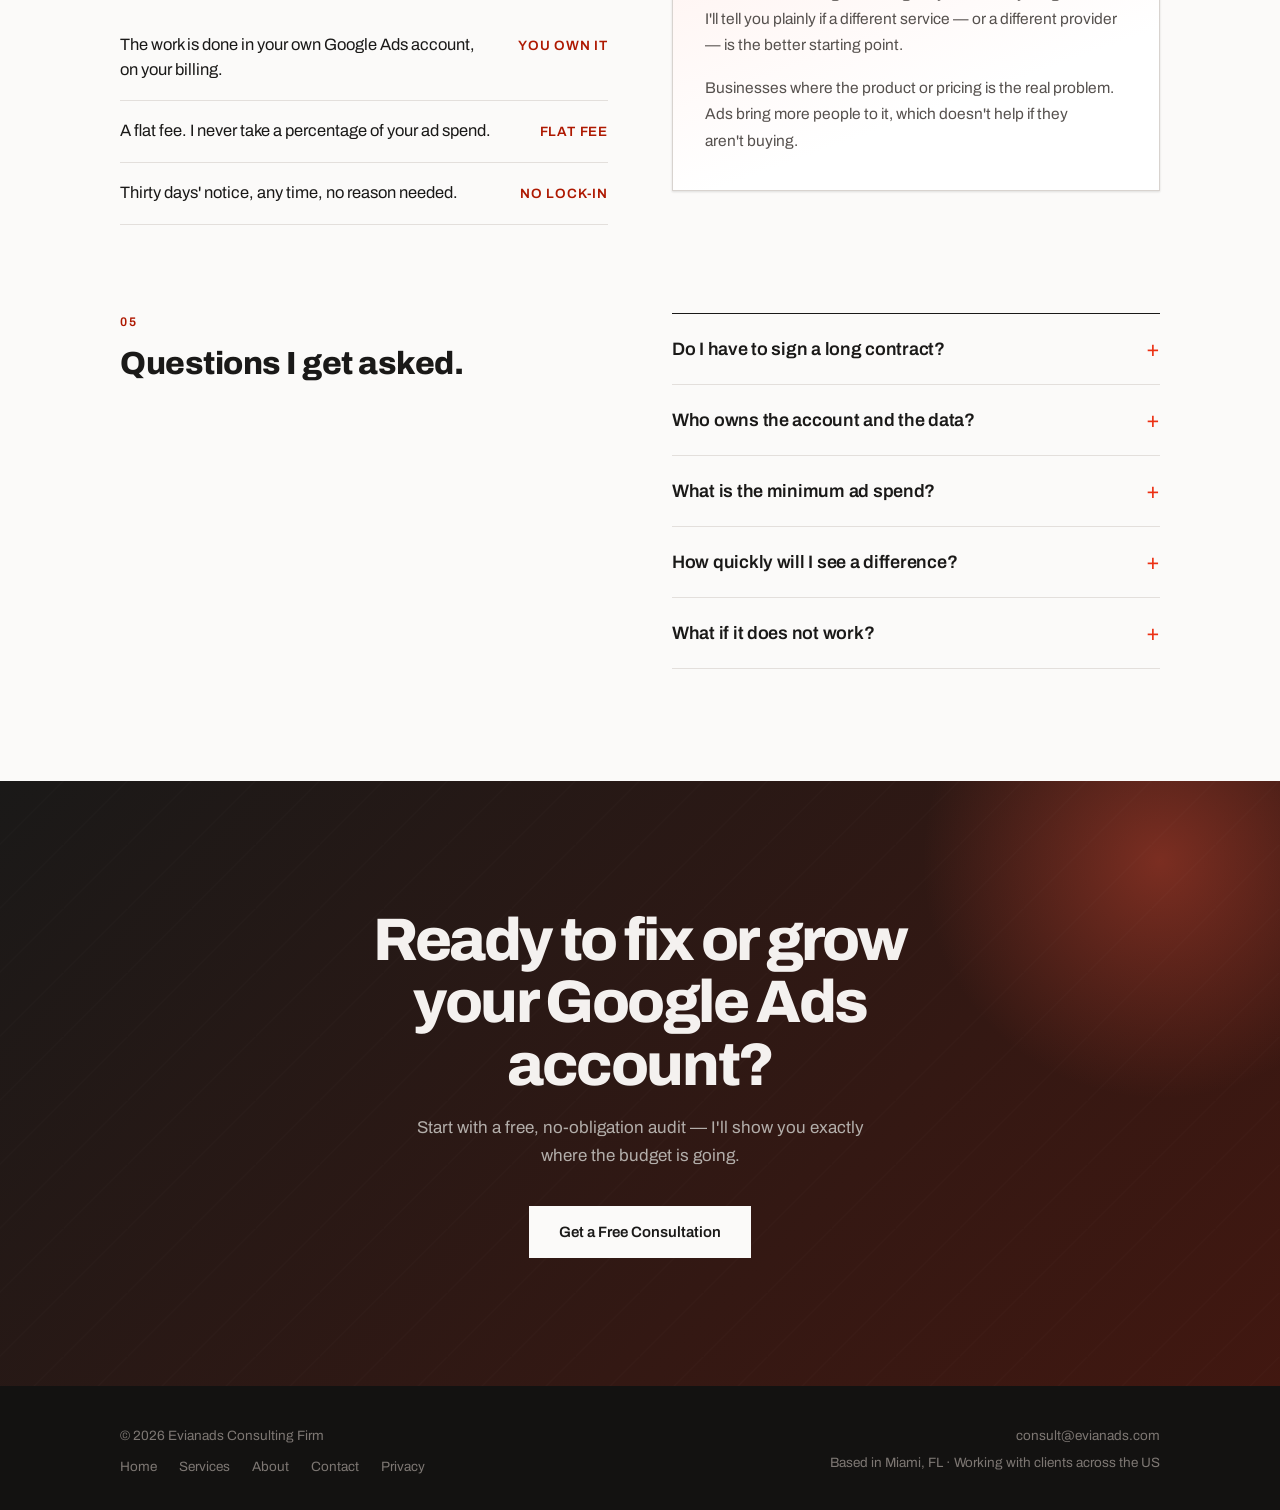
<file: google-ads/index.html>
<!DOCTYPE html>
<html lang="en">
<head>
<meta charset="utf-8">
<meta name="viewport" content="width=device-width, initial-scale=1">
<title>Google Ads Management — Evianads</title>
<meta name="description" content="Google Ads that generate qualified leads, not wasted clicks. New account setup, ongoing management, and account fixes for service businesses. Flat fee, your account, no lock-in.">
<meta name="robots" content="index, follow">
<link rel="canonical" href="https://evianads.com/google-ads/">
<meta name="theme-color" content="#1a1918">

<meta property="og:type" content="website">
<meta property="og:site_name" content="Evianads">
<meta property="og:title" content="Google Ads Management — Evianads">
<meta property="og:description" content="Google Ads that generate qualified leads, not wasted clicks. New account setup, ongoing management, and account fixes.">
<meta property="og:url" content="https://evianads.com/google-ads/">
<meta name="twitter:card" content="summary_large_image">
<meta name="twitter:title" content="Google Ads Management — Evianads">
<meta name="twitter:description" content="Google Ads that generate qualified leads, not wasted clicks.">

<link rel="icon" href="/assets/favicon.png" type="image/png">
<link rel="apple-touch-icon" href="/assets/favicon.png">
<link rel="preconnect" href="https://fonts.googleapis.com">
<link rel="preconnect" href="https://fonts.gstatic.com" crossorigin>
<link rel="stylesheet" href="/assets/design-system.css">
<link rel="stylesheet" href="/assets/site.css">

<script type="application/ld+json">
{
  "@context": "https://schema.org",
  "@type": "Service",
  "serviceType": "Google Ads Management",
  "provider": { "@type": "ProfessionalService", "name": "Evianads", "url": "https://evianads.com/" },
  "areaServed": "US",
  "description": "Google Ads new account setup, ongoing management, and account audits/fixes for service businesses."
}
</script>
</head>
<body>

<header class="site-header">
  <div class="wrap">
    <a href="/" class="brand"><img src="/assets/logo.png" alt="Evianads"></a>
    <button class="nav-toggle" type="button" aria-label="Menu" aria-expanded="false"><span></span><span></span><span></span></button>
    <nav class="site-nav">
      <a href="/" class="nav-link">Home</a>
      <div class="nav-item-dropdown">
        <button class="nav-dropdown-toggle" type="button" aria-haspopup="true" aria-expanded="false">Services <span class="nav-dropdown-caret"></span></button>
        <div class="nav-dropdown-menu">
          <a href="/seo/">SEO</a>
          <a href="/google-business-profile/">Google Business Profile &amp; Local SEO</a>
          <a href="/ai-search-visibility/">AI Search Visibility</a>
          <a href="/google-ads/">Google Ads Management</a>
          <a href="/email-marketing/">Email Marketing &amp; Lead Generation</a>
          <a href="/chatgpt-ads/">ChatGPT Ads Management</a>
          <a href="/web-design/">Website Design &amp; Development</a>
          <a href="/lead-automation/">Lead Automation &amp; Business Communications</a>
        </div>
      </div>
      <a href="/google-ads/" class="nav-link">Google Ads</a>
      <a href="/seo/" class="nav-link">SEO</a>
      <a href="/web-design/" class="nav-link">Web Design</a>
      <a href="/about/" class="nav-link">About</a>
      <a href="/contact/" class="nav-link">Contact</a>
      <a href="/contact/" class="btn btn-dark">Free consultation</a>
    </nav>
  </div>
</header>

<section id="top" class="hero">
  <div class="wrap">
    <div class="hero-copy">
      <div class="eyebrow has-icon">
        <span class="icon-badge is-sm" aria-hidden="true">
          <svg viewBox="0 0 24 24" fill="none" stroke="currentColor" stroke-width="1.75"><circle cx="12" cy="12" r="9"/><circle cx="12" cy="12" r="5"/><circle cx="12" cy="12" r="1.4" fill="currentColor" stroke="none"/></svg>
        </span>
        <a href="/#services" class="eyebrow-label eyebrow-link">Generate Leads · Google Ads</a>
      </div>
      <h1>Google Ads that generate qualified leads, not wasted clicks.</h1>
      <p class="hero-sub">I set up new Google Ads accounts, take over existing ones, and fix the ones that aren't working. Your account stays in your name, I review it every week, and you get a straight answer whenever you ask.</p>
      <div class="hero-ctas">
        <a href="/contact/" class="btn btn-dark-lg">Request a Free Account Audit</a>
        <a href="#included" class="btn btn-outline">What's included</a>
      </div>
    </div>
    <div class="service-hero-visual">
      <div class="mock-glow"></div>
      <div class="mock-card mock-float" style="max-width: 380px;">
        <div class="mock-browser-bar"><span class="mock-dot"></span><span class="mock-dot"></span><span class="mock-dot"></span><span class="mock-url">google.com/search</span></div>
        <div class="mock-tag">Ad</div>
        <div class="mock-title-line" style="width: 78%;"></div>
        <div class="mock-line w-90"></div>
        <div class="mock-line w-70"></div>
        <svg class="mock-sparkline" viewBox="0 0 300 50" width="100%" height="50" aria-hidden="true">
          <path d="M0,42 L40,34 L80,36 L120,20 L160,24 L200,10 L295,4"/>
          <circle cx="295" cy="4" r="3.5"></circle>
        </svg>
        <span class="feature-split-visual-label">Clicks → qualified leads</span>
      </div>
    </div>
  </div>
</section>

<section class="section">
  <div class="section-head">
    <span class="section-num">01</span>
    <h2>Spending on ads without the leads to show for it?</h2>
  </div>
  <p class="section-sub">Most accounts I take over are losing money to the same few things: search terms that were never excluded, tracking that counts the wrong actions, and budgets spread thin across keywords that were never going to convert. You don't need more spend — you need the spend you already have working properly.</p>
</section>

<section id="included" class="section-tint">
  <div class="wrap">
  <div class="section-head" data-reveal>
    <span class="section-num">02</span>
    <h2>Three ways to start.</h2>
  </div>
  <p class="section-sub" data-reveal>A new account, an existing one you want looked after, or one that needs fixing.</p>
  <div class="grid-3" data-reveal>
    <div class="card">
      <span class="icon-badge is-sm" aria-hidden="true"><svg viewBox="0 0 24 24" fill="none" stroke="currentColor" stroke-width="1.75"><path d="M12 5v14M5 12h14"/></svg></span>
      <div class="card-num-lg">01</div>
      <h3>New account setup</h3>
      <p>You have never advertised on Google, or the account was started and never finished. I set it up from the beginning, with tracking working before the first click.</p>
      <div class="card-includes">Account and billing setup
Conversion tracking and GA4
Keyword and budget plan
First campaigns and ad copy
Launch and 90-day plan</div>
    </div>
    <div class="card">
      <span class="icon-badge is-sm" aria-hidden="true"><svg viewBox="0 0 24 24" fill="none" stroke="currentColor" stroke-width="1.75"><circle cx="12" cy="12" r="3"/><path d="M19.4 15a1.65 1.65 0 0 0 .33 1.82l.06.06a2 2 0 1 1-2.83 2.83l-.06-.06a1.65 1.65 0 0 0-1.82-.33 1.65 1.65 0 0 0-1 1.51V21a2 2 0 0 1-4 0v-.09A1.65 1.65 0 0 0 9 19.4a1.65 1.65 0 0 0-1.82.33l-.06.06a2 2 0 1 1-2.83-2.83l.06-.06A1.65 1.65 0 0 0 4.68 15a1.65 1.65 0 0 0-1.51-1H3a2 2 0 0 1 0-4h.09A1.65 1.65 0 0 0 4.6 9a1.65 1.65 0 0 0-.33-1.82l-.06-.06a2 2 0 1 1 2.83-2.83l.06.06A1.65 1.65 0 0 0 9 4.6a1.65 1.65 0 0 0 1-1.51V3a2 2 0 0 1 4 0v.09a1.65 1.65 0 0 0 1 1.51 1.65 1.65 0 0 0 1.82-.33l.06-.06a2 2 0 1 1 2.83 2.83l-.06.06A1.65 1.65 0 0 0 19.4 9a1.65 1.65 0 0 0 1.51 1H21a2 2 0 0 1 0 4h-.09a1.65 1.65 0 0 0-1.51 1z"/></svg></span>
      <div class="card-num-lg">02</div>
      <h3>Ongoing management</h3>
      <p>The account is doing its job and you want it looked after by someone who checks it every week rather than every quarter.</p>
      <div class="card-includes">Weekly search terms and pacing
Budget and bid management
Feed and disapproval monitoring
Monthly written change log
Fortnightly call</div>
    </div>
    <div class="card">
      <span class="icon-badge is-sm" aria-hidden="true"><svg viewBox="0 0 24 24" fill="none" stroke="currentColor" stroke-width="1.75"><path d="M11 4a7 7 0 1 0 4.9 12.02l4.04 4.04 1.06-1.06-4.04-4.04A7 7 0 0 0 11 4z"/></svg></span>
      <div class="card-num-lg">03</div>
      <h3>Fixing what's there</h3>
      <p>Money is going out and the results do not add up. We start with a free audit, then work through a list in order of what costs you most.</p>
      <div class="card-includes">Full account audit
Waste removal in the first fortnight
Restructure and tracking repair
Test roadmap
Before and after reporting</div>
    </div>
  </div>
  </div>
</section>

<section class="section-dark">
  <div class="wrap">
    <div>
      <div class="section-head">
        <span class="section-num on-dark">03</span>
        <h2>The free audit.</h2>
      </div>
      <p>A close look at your account, at my cost. This is how every Google Ads engagement starts.</p>
      <p>If the account is already in good shape, I will tell you that and neither of us wastes the money.</p>
      <p class="emph">No account yet? The same free session becomes a plan instead: keywords, budget and a forecast before you spend anything.</p>
      <a href="/contact/" class="btn btn-light">Request yours</a>
    </div>
    <div class="audit-steps">
      <div class="step">
        <div class="step-num">Step 01</div>
        <div><h3>Read-only access</h3><p>You add me to the account. It takes two minutes, I cannot change anything, and you can remove me whenever you want.</p></div>
      </div>
      <div class="step">
        <div class="step-num">Step 02</div>
        <div><h3>A close look at the account</h3><p>Campaign structure, search terms, feed health, conversion setup, and where the last 90 days of budget went.</p></div>
      </div>
      <div class="step">
        <div class="step-num">Step 03</div>
        <div><h3>A call</h3><p>I show you what I found, in order of how much it is costing you each month.</p></div>
      </div>
      <div class="step">
        <div class="step-num">Step 04</div>
        <div><h3>You decide</h3><p>Take the list to your current agency, do it yourself, or hire me. Either way the findings are yours to keep.</p></div>
      </div>
    </div>
  </div>
</section>

<section class="split-section">
  <div class="wrap-inner">
    <div>
      <div class="section-head">
        <span class="section-num">04</span>
        <h2>Why choose Evianads.</h2>
      </div>
      <div>
        <div class="commitment-row">
          <span class="commitment-claim">The work is done in your own Google Ads account, on your billing.</span>
          <span class="commitment-tag">You own it</span>
        </div>
        <div class="commitment-row">
          <span class="commitment-claim">A flat fee. I never take a percentage of your ad spend.</span>
          <span class="commitment-tag">Flat fee</span>
        </div>
        <div class="commitment-row">
          <span class="commitment-claim">Thirty days' notice, any time, no reason needed.</span>
          <span class="commitment-tag">No lock-in</span>
        </div>
      </div>
    </div>
    <div class="callout">
      <h3>Who this isn't for</h3>
      <p>Businesses looking for one agency to do everything at once. I'll tell you plainly if a different service — or a different provider — is the better starting point.</p>
      <p>Businesses where the product or pricing is the real problem. Ads bring more people to it, which doesn't help if they aren't buying.</p>
    </div>
  </div>
</section>

<section class="split-section">
  <div class="wrap-inner" style="display: grid; grid-template-columns: repeat(auto-fit, minmax(280px, 1fr)); gap: 64px; align-items: start;">
    <div>
      <div class="section-num" style="margin-bottom: 14px;">05</div>
      <h2>Questions I get asked.</h2>
    </div>
    <div class="faq-list">
      <div class="faq-item">
        <button class="faq-q" type="button" aria-expanded="false" aria-controls="faq-a-1">
          <span class="faq-q-text">Do I have to sign a long contract?</span>
          <span class="faq-sign" aria-hidden="true">+</span>
        </button>
        <div class="faq-a" id="faq-a-1"><p>No. It runs month to month with 30 days' notice on either side.</p></div>
      </div>
      <div class="faq-item">
        <button class="faq-q" type="button" aria-expanded="false" aria-controls="faq-a-2">
          <span class="faq-q-text">Who owns the account and the data?</span>
          <span class="faq-sign" aria-hidden="true">+</span>
        </button>
        <div class="faq-a" id="faq-a-2"><p>You do. Everything is built in your own Google Ads and Merchant Center accounts, so if we stop working together you keep the campaigns, the history and the tracking.</p></div>
      </div>
      <div class="faq-item">
        <button class="faq-q" type="button" aria-expanded="false" aria-controls="faq-a-3">
          <span class="faq-q-text">What is the minimum ad spend?</span>
          <span class="faq-sign" aria-hidden="true">+</span>
        </button>
        <div class="faq-a" id="faq-a-3"><p>There is no strict minimum. Small budgets can work well if each sale or lead pays for itself. The real limit is volume: too few clicks a month and there isn't enough data to test or improve anything. I'll tell you honestly if that's where your account is.</p></div>
      </div>
      <div class="faq-item">
        <button class="faq-q" type="button" aria-expanded="false" aria-controls="faq-a-4">
          <span class="faq-q-text">How quickly will I see a difference?</span>
          <span class="faq-sign" aria-hidden="true">+</span>
        </button>
        <div class="faq-a" id="faq-a-4"><p>Wasted spend usually comes out in the first two weeks. Real performance change takes six to twelve weeks, because the bidding needs data before it can learn anything.</p></div>
      </div>
      <div class="faq-item">
        <button class="faq-q" type="button" aria-expanded="false" aria-controls="faq-a-5">
          <span class="faq-q-text">What if it does not work?</span>
          <span class="faq-sign" aria-hidden="true">+</span>
        </button>
        <div class="faq-a" id="faq-a-5"><p>You give 30 days' notice and keep everything that has been built.</p></div>
      </div>
    </div>
  </div>
</section>

<section class="section-dark cta-band">
  <div class="wrap">
    <h2>Ready to fix or grow your Google Ads account?</h2>
    <p>Start with a free, no-obligation audit — I'll show you exactly where the budget is going.</p>
    <div class="hero-ctas">
      <a href="/contact/" class="btn btn-light" style="padding: 17px 30px; font-size: 15px;">Get a Free Consultation</a>
    </div>
  </div>
</section>

<footer class="site-footer">
  <div class="wrap">
    <div class="footer-brand-col">
      <span>© 2026 Evianads Consulting Firm</span>
      <nav class="footer-nav">
        <a href="/">Home</a>
        <a href="/#services">Services</a>
        <a href="/about/">About</a>
        <a href="/contact/">Contact</a>
        <a href="/privacy/">Privacy</a>
      </nav>
    </div>
    <div class="footer-meta">
      <span>consult@evianads.com</span>
      <span>Based in Miami, FL · Working with clients across the US</span>
    </div>
  </div>
</footer>

<script type="text/javascript" id="hs-script-loader" async defer src="//js.hs-scripts.com/247267235.js"></script>
<script src="/assets/app.js"></script>
</body>
</html>
</file>
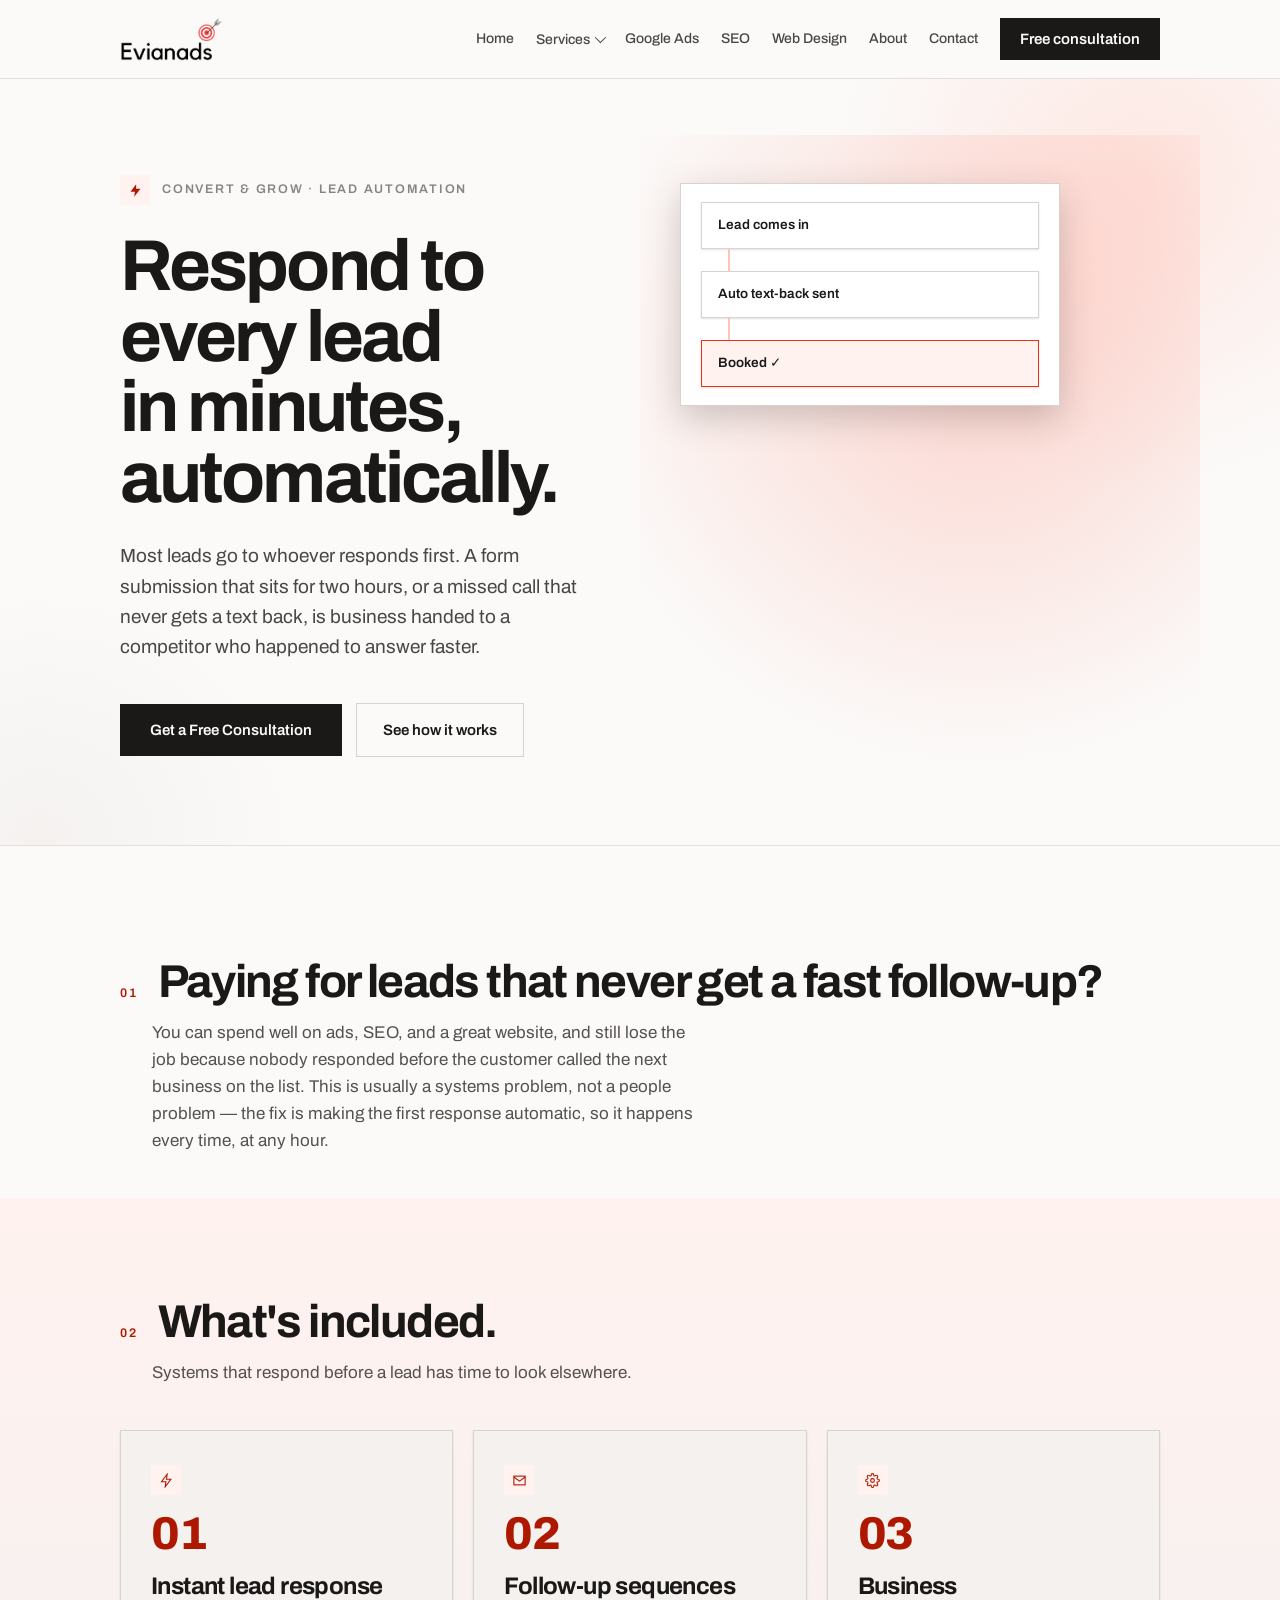
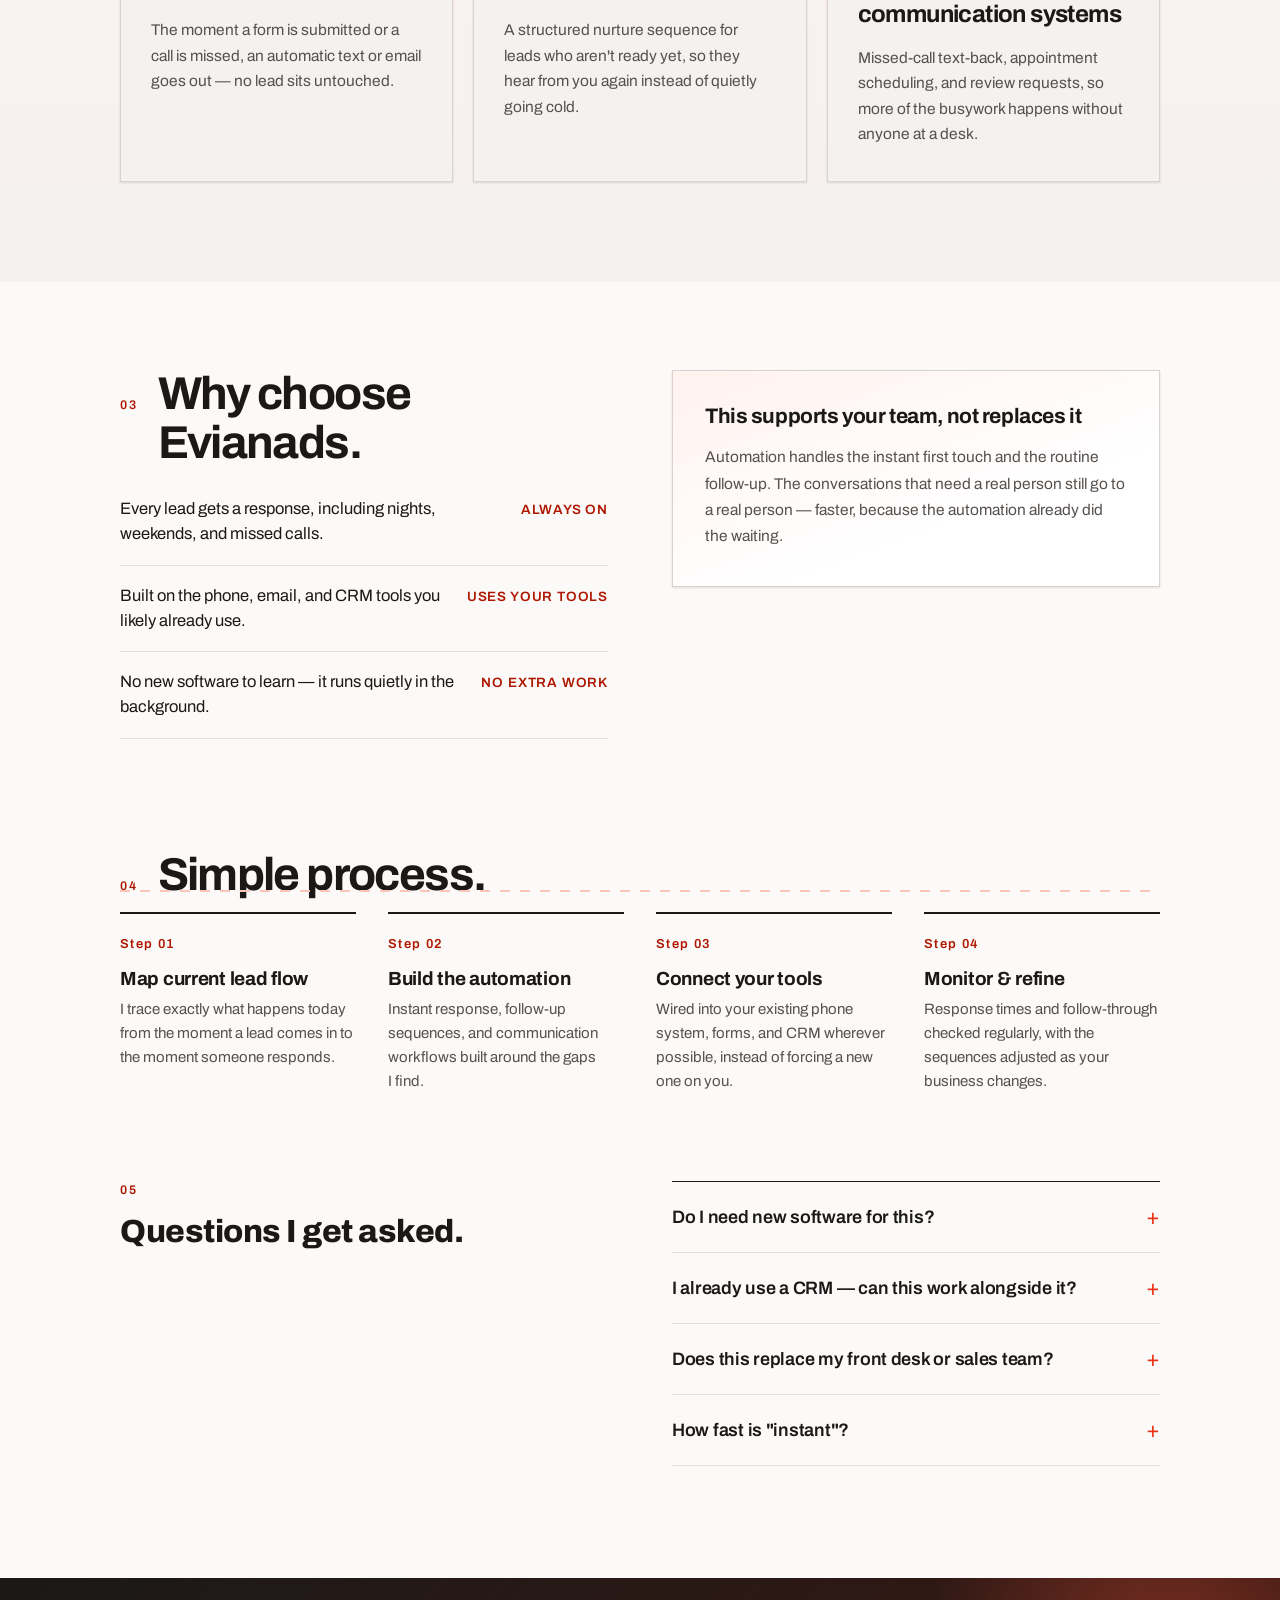
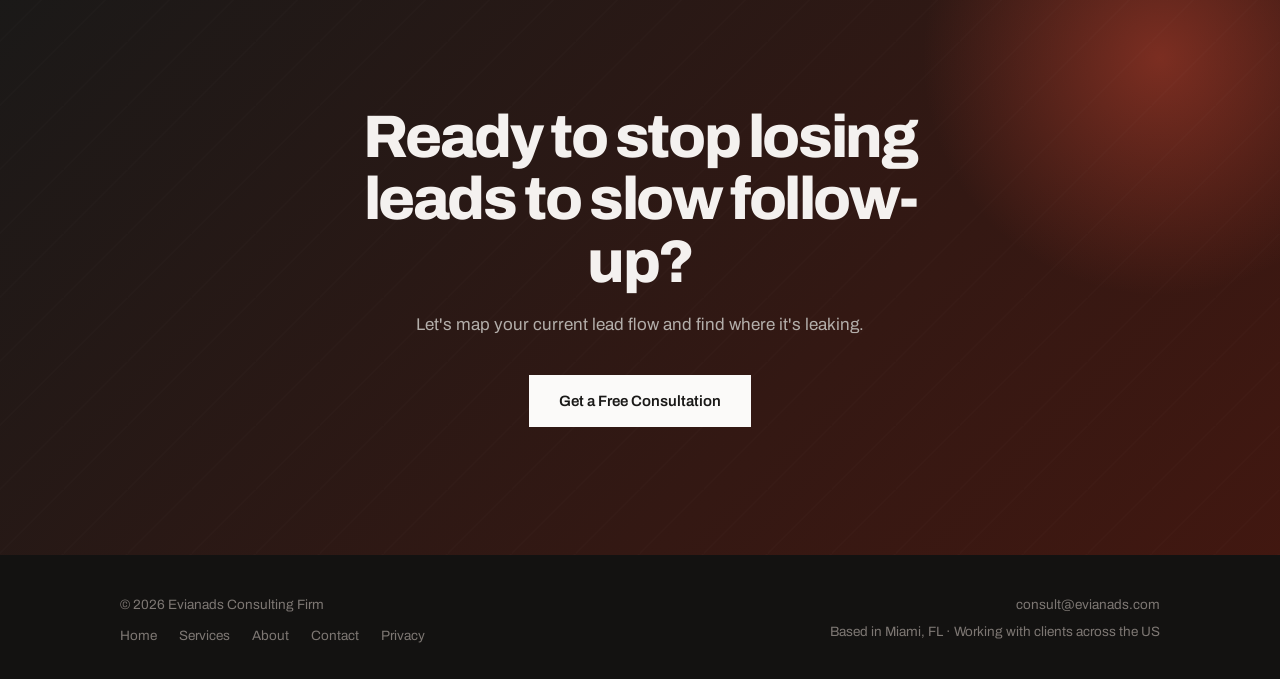
<file: lead-automation/index.html>
<!DOCTYPE html>
<html lang="en">
<head>
<meta charset="utf-8">
<meta name="viewport" content="width=device-width, initial-scale=1">
<title>Lead Automation &amp; Business Communications — Evianads</title>
<meta name="description" content="Respond to every lead in minutes, automatically. Lead follow-up systems, missed-call text-back, and business communication automation for service businesses.">
<meta name="robots" content="index, follow">
<link rel="canonical" href="https://evianads.com/lead-automation/">
<meta name="theme-color" content="#1a1918">

<meta property="og:type" content="website">
<meta property="og:site_name" content="Evianads">
<meta property="og:title" content="Lead Automation &amp; Business Communications — Evianads">
<meta property="og:description" content="Respond to every lead in minutes, automatically.">
<meta property="og:url" content="https://evianads.com/lead-automation/">
<meta name="twitter:card" content="summary_large_image">
<meta name="twitter:title" content="Lead Automation &amp; Business Communications — Evianads">
<meta name="twitter:description" content="Respond to every lead in minutes, automatically.">

<link rel="icon" href="/assets/favicon.png" type="image/png">
<link rel="apple-touch-icon" href="/assets/favicon.png">
<link rel="preconnect" href="https://fonts.googleapis.com">
<link rel="preconnect" href="https://fonts.gstatic.com" crossorigin>
<link rel="stylesheet" href="/assets/design-system.css">
<link rel="stylesheet" href="/assets/site.css">

<script type="application/ld+json">
{
  "@context": "https://schema.org",
  "@type": "Service",
  "serviceType": "Lead Automation and Business Communications",
  "provider": { "@type": "ProfessionalService", "name": "Evianads", "url": "https://evianads.com/" },
  "areaServed": "US",
  "description": "Lead follow-up automation and business communication systems for service businesses, including instant response and missed-call text-back."
}
</script>
</head>
<body>

<header class="site-header">
  <div class="wrap">
    <a href="/" class="brand"><img src="/assets/logo.png" alt="Evianads"></a>
    <button class="nav-toggle" type="button" aria-label="Menu" aria-expanded="false"><span></span><span></span><span></span></button>
    <nav class="site-nav">
      <a href="/" class="nav-link">Home</a>
      <div class="nav-item-dropdown">
        <button class="nav-dropdown-toggle" type="button" aria-haspopup="true" aria-expanded="false">Services <span class="nav-dropdown-caret"></span></button>
        <div class="nav-dropdown-menu">
          <a href="/seo/">SEO</a>
          <a href="/google-business-profile/">Google Business Profile &amp; Local SEO</a>
          <a href="/ai-search-visibility/">AI Search Visibility</a>
          <a href="/google-ads/">Google Ads Management</a>
          <a href="/email-marketing/">Email Marketing &amp; Lead Generation</a>
          <a href="/chatgpt-ads/">ChatGPT Ads Management</a>
          <a href="/web-design/">Website Design &amp; Development</a>
          <a href="/lead-automation/">Lead Automation &amp; Business Communications</a>
        </div>
      </div>
      <a href="/google-ads/" class="nav-link">Google Ads</a>
      <a href="/seo/" class="nav-link">SEO</a>
      <a href="/web-design/" class="nav-link">Web Design</a>
      <a href="/about/" class="nav-link">About</a>
      <a href="/contact/" class="nav-link">Contact</a>
      <a href="/contact/" class="btn btn-dark">Free consultation</a>
    </nav>
  </div>
</header>

<section id="top" class="hero">
  <div class="wrap">
    <div class="hero-copy">
      <div class="eyebrow has-icon">
        <span class="icon-badge is-sm" aria-hidden="true">
          <svg viewBox="0 0 24 24" fill="currentColor" stroke="none"><polygon points="13,2 4,14 11,14 10,22 20,9 13,9"/></svg>
        </span>
        <a href="/#services" class="eyebrow-label eyebrow-link">Convert &amp; Grow · Lead Automation</a>
      </div>
      <h1>Respond to every lead in minutes, automatically.</h1>
      <p class="hero-sub">Most leads go to whoever responds first. A form submission that sits for two hours, or a missed call that never gets a text back, is business handed to a competitor who happened to answer faster.</p>
      <div class="hero-ctas">
        <a href="/contact/" class="btn btn-dark-lg">Get a Free Consultation</a>
        <a href="#process" class="btn btn-outline">See how it works</a>
      </div>
    </div>
    <div class="service-hero-visual">
      <div class="mock-glow"></div>
      <div class="mock-card mock-float" style="max-width: 380px; display: flex; flex-direction: column; gap: 0;">
        <div class="mock-flow-node">Lead comes in</div>
        <div class="mock-flow-connector"></div>
        <div class="mock-flow-node">Auto text-back sent</div>
        <div class="mock-flow-connector"></div>
        <div class="mock-flow-node" style="background: var(--color-accent-100); border-color: var(--color-accent);">Booked ✓</div>
      </div>
    </div>
  </div>
</section>

<section class="section">
  <div class="section-head">
    <span class="section-num">01</span>
    <h2>Paying for leads that never get a fast follow-up?</h2>
  </div>
  <p class="section-sub">You can spend well on ads, SEO, and a great website, and still lose the job because nobody responded before the customer called the next business on the list. This is usually a systems problem, not a people problem — the fix is making the first response automatic, so it happens every time, at any hour.</p>
</section>

<section class="section-tint">
  <div class="wrap">
  <div class="section-head" data-reveal>
    <span class="section-num">02</span>
    <h2>What's included.</h2>
  </div>
  <p class="section-sub" data-reveal>Systems that respond before a lead has time to look elsewhere.</p>
  <div class="grid-3" data-reveal>
    <div class="card">
      <span class="icon-badge is-sm" aria-hidden="true"><svg viewBox="0 0 24 24" fill="none" stroke="currentColor" stroke-width="1.75"><path d="M13 2 4 14h7l-1 8 9-12h-7z"/></svg></span>
      <div class="card-num-lg">01</div>
      <h3>Instant lead response</h3>
      <p>The moment a form is submitted or a call is missed, an automatic text or email goes out — no lead sits untouched.</p>
    </div>
    <div class="card">
      <span class="icon-badge is-sm" aria-hidden="true"><svg viewBox="0 0 24 24" fill="none" stroke="currentColor" stroke-width="1.75"><rect x="3" y="5" width="18" height="14"/><polyline points="3,6.5 12,13 21,6.5"/></svg></span>
      <div class="card-num-lg">02</div>
      <h3>Follow-up sequences</h3>
      <p>A structured nurture sequence for leads who aren't ready yet, so they hear from you again instead of quietly going cold.</p>
    </div>
    <div class="card">
      <span class="icon-badge is-sm" aria-hidden="true"><svg viewBox="0 0 24 24" fill="none" stroke="currentColor" stroke-width="1.75"><circle cx="12" cy="12" r="3"/><path d="M19.4 15a1.65 1.65 0 0 0 .33 1.82l.06.06a2 2 0 1 1-2.83 2.83l-.06-.06a1.65 1.65 0 0 0-1.82-.33 1.65 1.65 0 0 0-1 1.51V21a2 2 0 0 1-4 0v-.09A1.65 1.65 0 0 0 9 19.4a1.65 1.65 0 0 0-1.82.33l-.06.06a2 2 0 1 1-2.83-2.83l.06-.06A1.65 1.65 0 0 0 4.68 15a1.65 1.65 0 0 0-1.51-1H3a2 2 0 0 1 0-4h.09A1.65 1.65 0 0 0 4.6 9a1.65 1.65 0 0 0-.33-1.82l-.06-.06a2 2 0 1 1 2.83-2.83l.06.06A1.65 1.65 0 0 0 9 4.6a1.65 1.65 0 0 0 1-1.51V3a2 2 0 0 1 4 0v.09a1.65 1.65 0 0 0 1 1.51 1.65 1.65 0 0 0 1.82-.33l.06-.06a2 2 0 1 1 2.83 2.83l-.06.06A1.65 1.65 0 0 0 19.4 9a1.65 1.65 0 0 0 1.51 1H21a2 2 0 0 1 0 4h-.09a1.65 1.65 0 0 0-1.51 1z"/></svg></span>
      <div class="card-num-lg">03</div>
      <h3>Business communication systems</h3>
      <p>Missed-call text-back, appointment scheduling, and review requests, so more of the busywork happens without anyone at a desk.</p>
    </div>
  </div>
  </div>
</section>

<section class="split-section">
  <div class="wrap-inner">
    <div>
      <div class="section-head">
        <span class="section-num">03</span>
        <h2>Why choose Evianads.</h2>
      </div>
      <div>
        <div class="commitment-row"><span class="commitment-claim">Every lead gets a response, including nights, weekends, and missed calls.</span><span class="commitment-tag">Always on</span></div>
        <div class="commitment-row"><span class="commitment-claim">Built on the phone, email, and CRM tools you likely already use.</span><span class="commitment-tag">Uses your tools</span></div>
        <div class="commitment-row"><span class="commitment-claim">No new software to learn — it runs quietly in the background.</span><span class="commitment-tag">No extra work</span></div>
      </div>
    </div>
    <div class="callout">
      <h3>This supports your team, not replaces it</h3>
      <p>Automation handles the instant first touch and the routine follow-up. The conversations that need a real person still go to a real person — faster, because the automation already did the waiting.</p>
    </div>
  </div>
</section>

<section id="process" class="section">
  <div class="section-head">
    <span class="section-num">04</span>
    <h2>Simple process.</h2>
  </div>
  <div class="process-grid">
    <div class="process-step">
      <span class="process-step-num">Step 01</span>
      <h3>Map current lead flow</h3>
      <p>I trace exactly what happens today from the moment a lead comes in to the moment someone responds.</p>
    </div>
    <div class="process-step">
      <span class="process-step-num">Step 02</span>
      <h3>Build the automation</h3>
      <p>Instant response, follow-up sequences, and communication workflows built around the gaps I find.</p>
    </div>
    <div class="process-step">
      <span class="process-step-num">Step 03</span>
      <h3>Connect your tools</h3>
      <p>Wired into your existing phone system, forms, and CRM wherever possible, instead of forcing a new one on you.</p>
    </div>
    <div class="process-step">
      <span class="process-step-num">Step 04</span>
      <h3>Monitor &amp; refine</h3>
      <p>Response times and follow-through checked regularly, with the sequences adjusted as your business changes.</p>
    </div>
  </div>
</section>

<section class="split-section">
  <div class="wrap-inner" style="display: grid; grid-template-columns: repeat(auto-fit, minmax(280px, 1fr)); gap: 64px; align-items: start;">
    <div>
      <div class="section-num" style="margin-bottom: 14px;">05</div>
      <h2>Questions I get asked.</h2>
    </div>
    <div class="faq-list">
      <div class="faq-item">
        <button class="faq-q" type="button" aria-expanded="false" aria-controls="la-faq-1"><span class="faq-q-text">Do I need new software for this?</span><span class="faq-sign" aria-hidden="true">+</span></button>
        <div class="faq-a" id="la-faq-1"><p>Usually not. Most of this connects to the phone system, forms, and CRM you already have. If a gap needs filling, I'll recommend the simplest option — not the most expensive one.</p></div>
      </div>
      <div class="faq-item">
        <button class="faq-q" type="button" aria-expanded="false" aria-controls="la-faq-2"><span class="faq-q-text">I already use a CRM — can this work alongside it?</span><span class="faq-sign" aria-hidden="true">+</span></button>
        <div class="faq-a" id="la-faq-2"><p>Yes, that's the preferred setup. The automation feeds into your existing CRM rather than creating a second system to check.</p></div>
      </div>
      <div class="faq-item">
        <button class="faq-q" type="button" aria-expanded="false" aria-controls="la-faq-3"><span class="faq-q-text">Does this replace my front desk or sales team?</span><span class="faq-sign" aria-hidden="true">+</span></button>
        <div class="faq-a" id="la-faq-3"><p>No. It handles the instant first response and the repetitive follow-up so your team spends their time on the conversations that actually need a person.</p></div>
      </div>
      <div class="faq-item">
        <button class="faq-q" type="button" aria-expanded="false" aria-controls="la-faq-4"><span class="faq-q-text">How fast is "instant"?</span><span class="faq-sign" aria-hidden="true">+</span></button>
        <div class="faq-a" id="la-faq-4"><p>Typically seconds after the form is submitted or the call is missed — fast enough that the lead sees a response before they've moved on to the next search result.</p></div>
      </div>
    </div>
  </div>
</section>

<section class="section-dark cta-band">
  <div class="wrap">
    <h2>Ready to stop losing leads to slow follow-up?</h2>
    <p>Let's map your current lead flow and find where it's leaking.</p>
    <div class="hero-ctas">
      <a href="/contact/" class="btn btn-light" style="padding: 17px 30px; font-size: 15px;">Get a Free Consultation</a>
    </div>
  </div>
</section>

<footer class="site-footer">
  <div class="wrap">
    <div class="footer-brand-col">
      <span>© 2026 Evianads Consulting Firm</span>
      <nav class="footer-nav">
        <a href="/">Home</a>
        <a href="/#services">Services</a>
        <a href="/about/">About</a>
        <a href="/contact/">Contact</a>
        <a href="/privacy/">Privacy</a>
      </nav>
    </div>
    <div class="footer-meta">
      <span>consult@evianads.com</span>
      <span>Based in Miami, FL · Working with clients across the US</span>
    </div>
  </div>
</footer>

<script type="text/javascript" id="hs-script-loader" async defer src="//js.hs-scripts.com/247267235.js"></script>
<script src="/assets/app.js"></script>
</body>
</html>
</file>
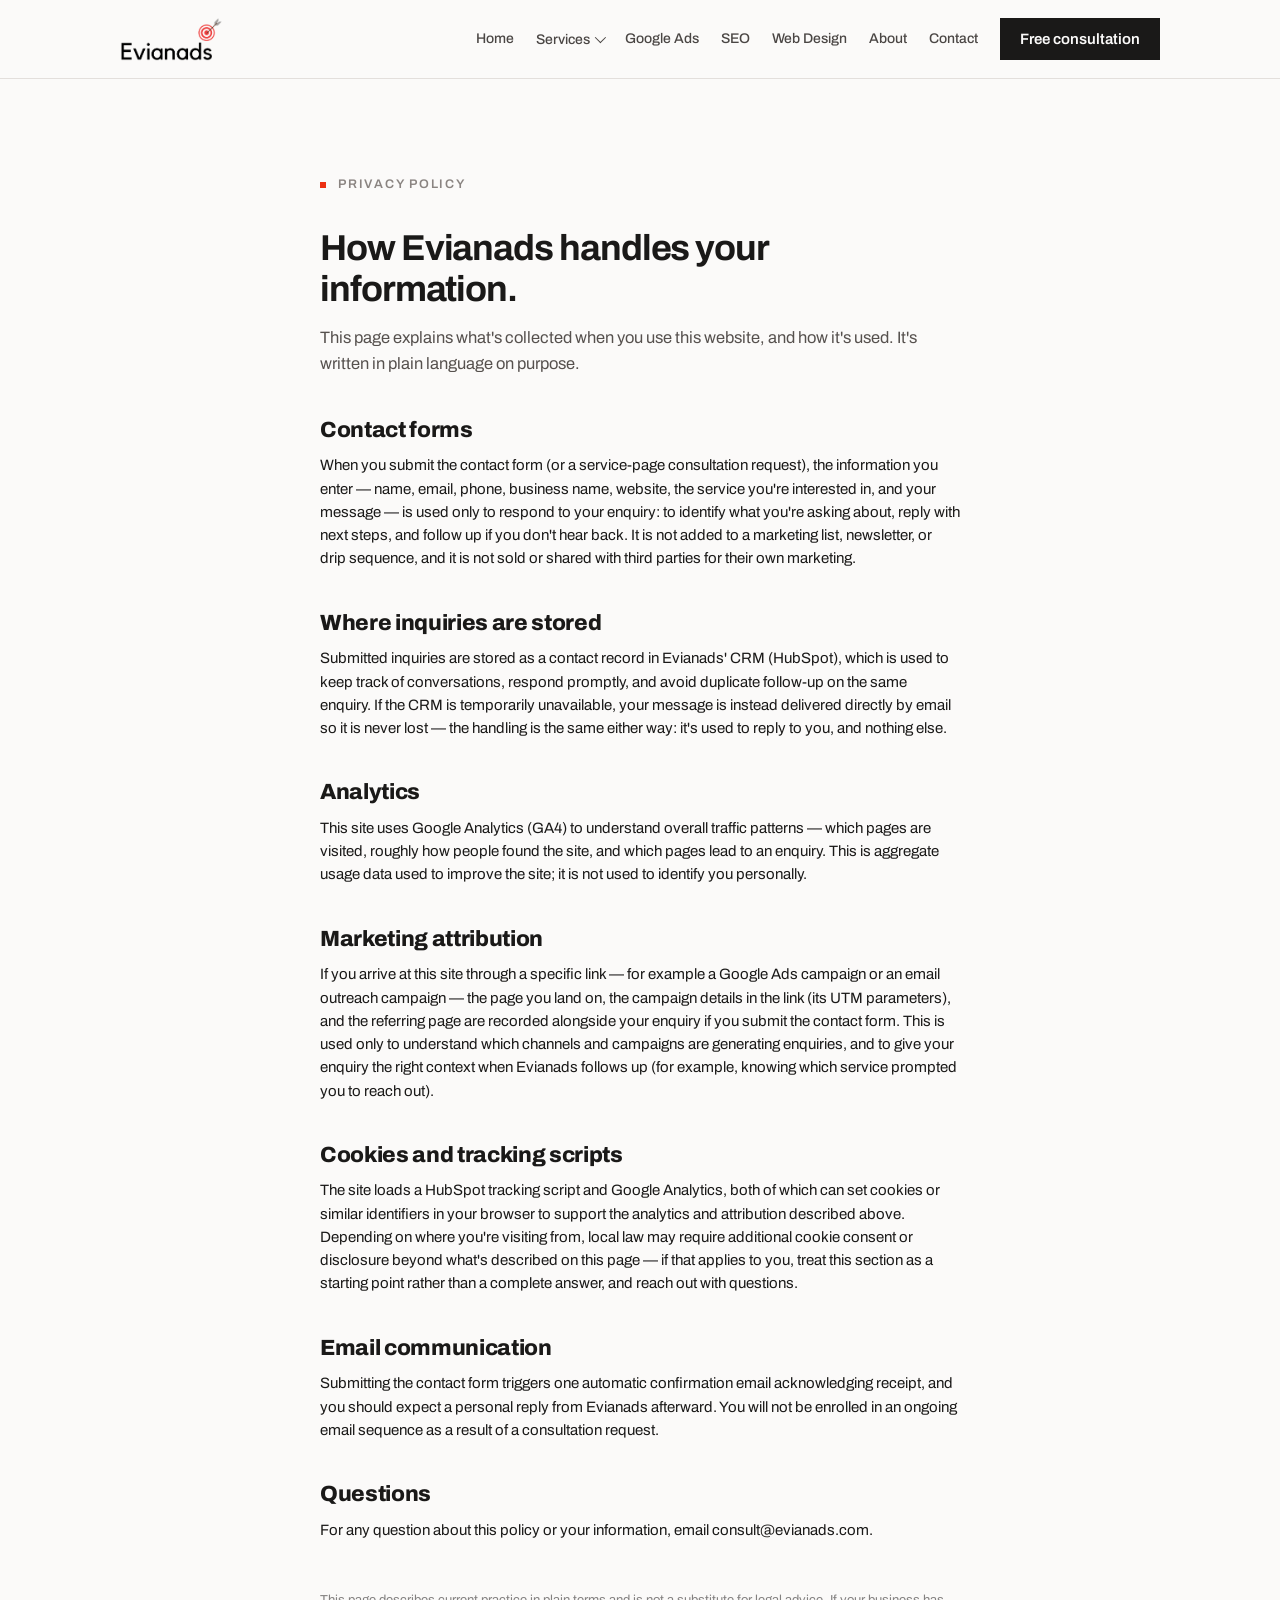
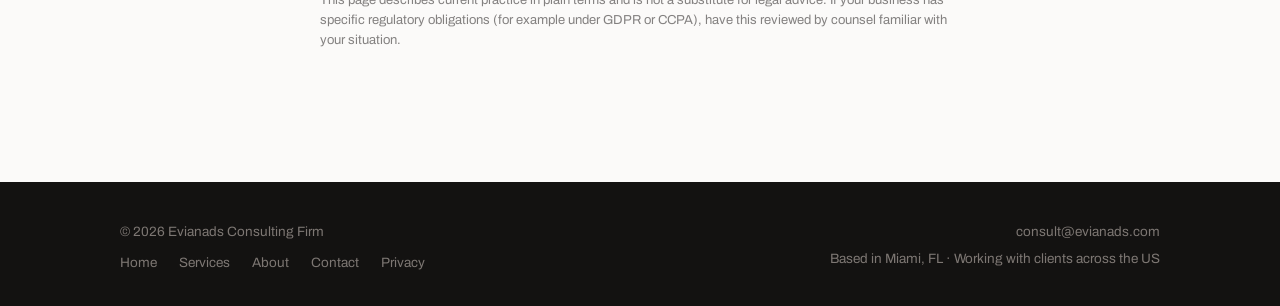
<file: privacy/index.html>
<!DOCTYPE html>
<html lang="en">
<head>
<meta charset="utf-8">
<meta name="viewport" content="width=device-width, initial-scale=1">
<title>Privacy Policy — Evianads</title>
<meta name="description" content="How Evianads collects and uses information submitted through this website, including contact forms, analytics, CRM processing, and marketing attribution.">
<meta name="robots" content="index, follow">
<link rel="canonical" href="https://evianads.com/privacy/">
<meta name="theme-color" content="#1a1918">

<link rel="icon" href="/assets/favicon.png" type="image/png">
<link rel="apple-touch-icon" href="/assets/favicon.png">
<link rel="preconnect" href="https://fonts.googleapis.com">
<link rel="preconnect" href="https://fonts.gstatic.com" crossorigin>
<link rel="stylesheet" href="/assets/design-system.css">
<link rel="stylesheet" href="/assets/site.css">
</head>
<body>

<header class="site-header">
  <div class="wrap">
    <a href="/" class="brand"><img src="/assets/logo.png" alt="Evianads"></a>
    <button class="nav-toggle" type="button" aria-label="Menu" aria-expanded="false"><span></span><span></span><span></span></button>
    <nav class="site-nav">
      <a href="/" class="nav-link">Home</a>
      <div class="nav-item-dropdown">
        <button class="nav-dropdown-toggle" type="button" aria-haspopup="true" aria-expanded="false">Services <span class="nav-dropdown-caret"></span></button>
        <div class="nav-dropdown-menu">
          <a href="/seo/">SEO</a>
          <a href="/google-business-profile/">Google Business Profile &amp; Local SEO</a>
          <a href="/ai-search-visibility/">AI Search Visibility</a>
          <a href="/google-ads/">Google Ads Management</a>
          <a href="/email-marketing/">Email Marketing &amp; Lead Generation</a>
          <a href="/chatgpt-ads/">ChatGPT Ads Management</a>
          <a href="/web-design/">Website Design &amp; Development</a>
          <a href="/lead-automation/">Lead Automation &amp; Business Communications</a>
        </div>
      </div>
      <a href="/google-ads/" class="nav-link">Google Ads</a>
      <a href="/seo/" class="nav-link">SEO</a>
      <a href="/web-design/" class="nav-link">Web Design</a>
      <a href="/about/" class="nav-link">About</a>
      <a href="/contact/" class="nav-link">Contact</a>
      <a href="/contact/" class="btn btn-dark">Free consultation</a>
    </nav>
  </div>
</header>

<main class="simple-shell" style="max-width: 720px;">
  <div class="eyebrow">
    <span class="eyebrow-dot"></span>
    <span class="eyebrow-label">Privacy Policy</span>
  </div>
  <h1>How Evianads handles your information.</h1>
  <p class="lede">This page explains what's collected when you use this website, and how it's used. It's written in plain language on purpose.</p>

  <h2 style="font-size: 22px; margin: 40px 0 12px;">Contact forms</h2>
  <p>When you submit the contact form (or a service-page consultation request), the information you enter — name, email, phone, business name, website, the service you're interested in, and your message — is used only to respond to your enquiry: to identify what you're asking about, reply with next steps, and follow up if you don't hear back. It is not added to a marketing list, newsletter, or drip sequence, and it is not sold or shared with third parties for their own marketing.</p>

  <h2 style="font-size: 22px; margin: 40px 0 12px;">Where inquiries are stored</h2>
  <p>Submitted inquiries are stored as a contact record in Evianads' CRM (HubSpot), which is used to keep track of conversations, respond promptly, and avoid duplicate follow-up on the same enquiry. If the CRM is temporarily unavailable, your message is instead delivered directly by email so it is never lost — the handling is the same either way: it's used to reply to you, and nothing else.</p>

  <h2 style="font-size: 22px; margin: 40px 0 12px;">Analytics</h2>
  <p>This site uses Google Analytics (GA4) to understand overall traffic patterns — which pages are visited, roughly how people found the site, and which pages lead to an enquiry. This is aggregate usage data used to improve the site; it is not used to identify you personally.</p>

  <h2 style="font-size: 22px; margin: 40px 0 12px;">Marketing attribution</h2>
  <p>If you arrive at this site through a specific link — for example a Google Ads campaign or an email outreach campaign — the page you land on, the campaign details in the link (its UTM parameters), and the referring page are recorded alongside your enquiry if you submit the contact form. This is used only to understand which channels and campaigns are generating enquiries, and to give your enquiry the right context when Evianads follows up (for example, knowing which service prompted you to reach out).</p>

  <h2 style="font-size: 22px; margin: 40px 0 12px;">Cookies and tracking scripts</h2>
  <p>The site loads a HubSpot tracking script and Google Analytics, both of which can set cookies or similar identifiers in your browser to support the analytics and attribution described above. Depending on where you're visiting from, local law may require additional cookie consent or disclosure beyond what's described on this page — if that applies to you, treat this section as a starting point rather than a complete answer, and reach out with questions.</p>

  <h2 style="font-size: 22px; margin: 40px 0 12px;">Email communication</h2>
  <p>Submitting the contact form triggers one automatic confirmation email acknowledging receipt, and you should expect a personal reply from Evianads afterward. You will not be enrolled in an ongoing email sequence as a result of a consultation request.</p>

  <h2 style="font-size: 22px; margin: 40px 0 12px;">Questions</h2>
  <p>For any question about this policy or your information, email <a href="mailto:consult@evianads.com">consult@evianads.com</a>.</p>

  <p class="text-muted" style="font-size: 13px; margin-top: 48px;">This page describes current practice in plain terms and is not a substitute for legal advice. If your business has specific regulatory obligations (for example under GDPR or CCPA), have this reviewed by counsel familiar with your situation.</p>
</main>

<footer class="site-footer">
  <div class="wrap">
    <div class="footer-brand-col">
      <span>© 2026 Evianads Consulting Firm</span>
      <nav class="footer-nav">
        <a href="/">Home</a>
        <a href="/#services">Services</a>
        <a href="/about/">About</a>
        <a href="/contact/">Contact</a>
        <a href="/privacy/">Privacy</a>
      </nav>
    </div>
    <div class="footer-meta">
      <span>consult@evianads.com</span>
      <span>Based in Miami, FL · Working with clients across the US</span>
    </div>
  </div>
</footer>

<script type="text/javascript" id="hs-script-loader" async defer src="//js.hs-scripts.com/247267235.js"></script>
<script src="/assets/app.js"></script>
</body>
</html>
</file>
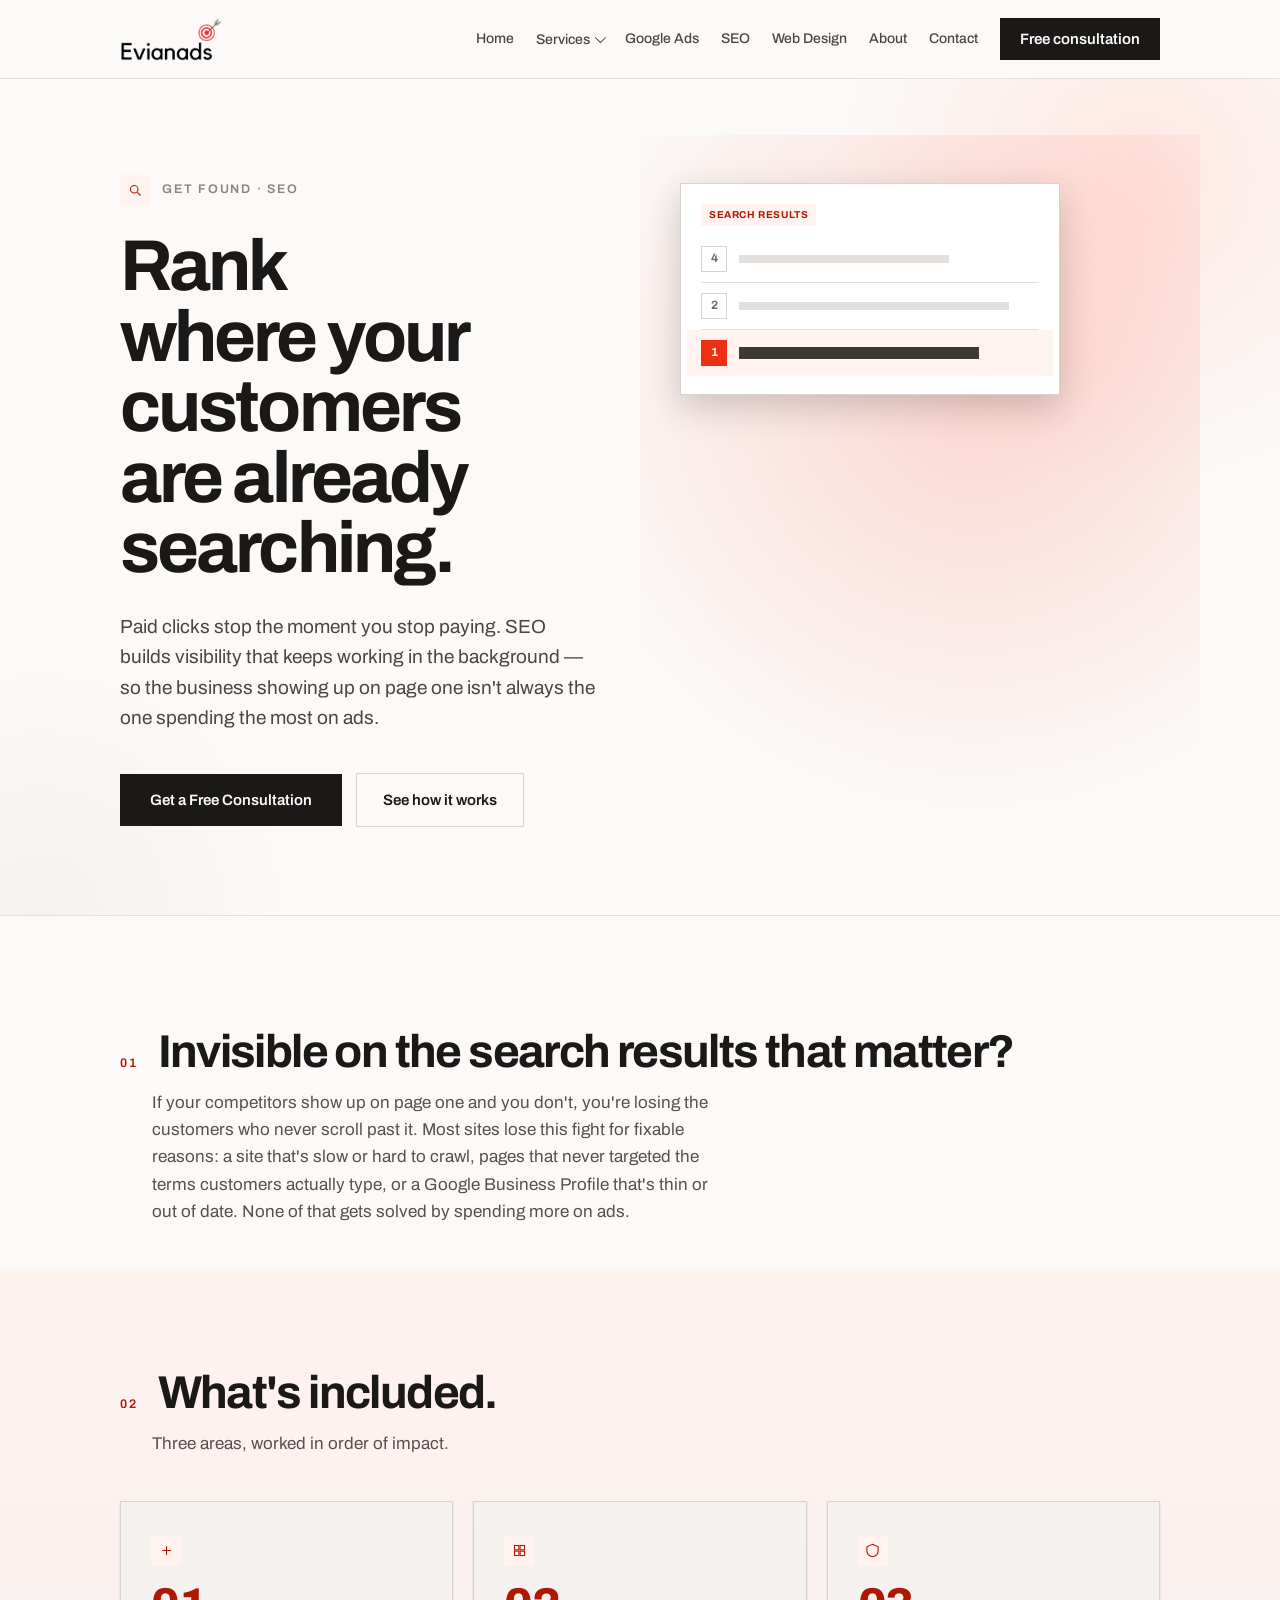
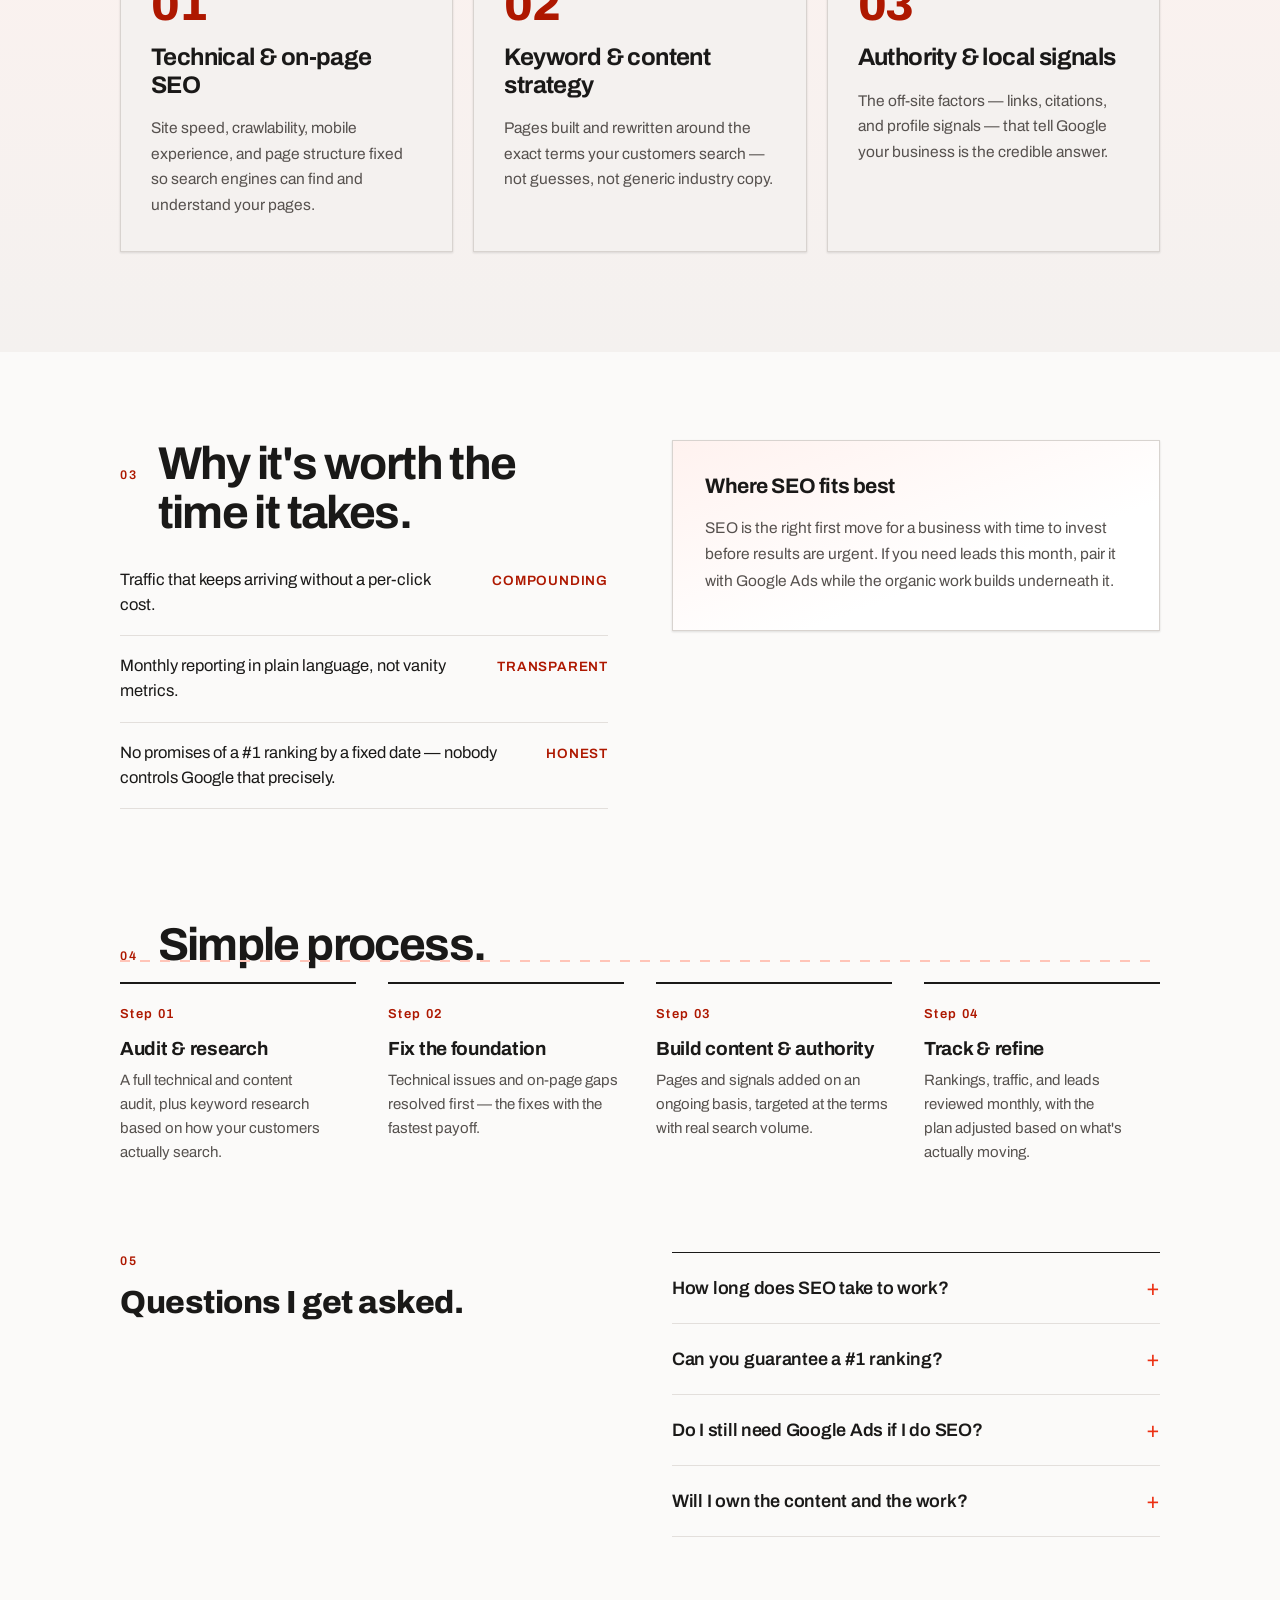
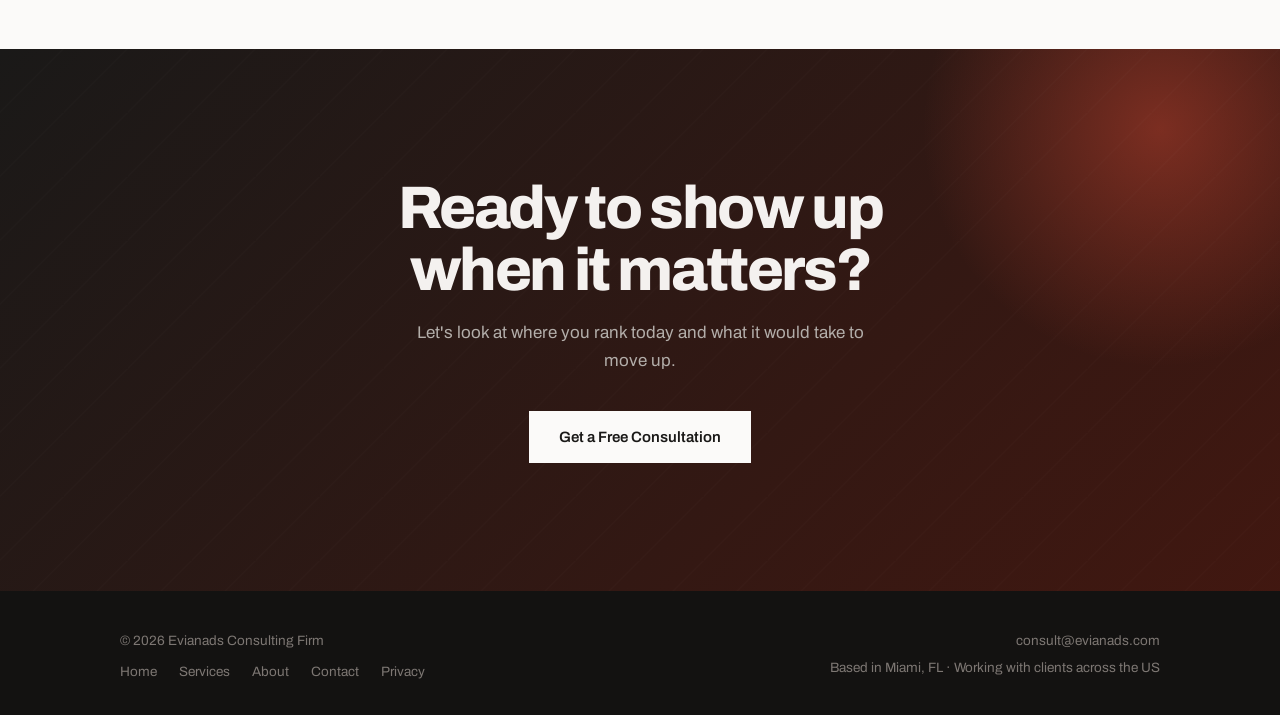
<file: seo/index.html>
<!DOCTYPE html>
<html lang="en">
<head>
<meta charset="utf-8">
<meta name="viewport" content="width=device-width, initial-scale=1">
<title>SEO Services — Evianads</title>
<meta name="description" content="SEO for service businesses. Rank where your customers are already searching, without paying per click. Technical fixes, content, and local signals that compound over time.">
<meta name="robots" content="index, follow">
<link rel="canonical" href="https://evianads.com/seo/">
<meta name="theme-color" content="#1a1918">

<meta property="og:type" content="website">
<meta property="og:site_name" content="Evianads">
<meta property="og:title" content="SEO Services — Evianads">
<meta property="og:description" content="Rank where your customers are already searching, without paying per click.">
<meta property="og:url" content="https://evianads.com/seo/">
<meta name="twitter:card" content="summary_large_image">
<meta name="twitter:title" content="SEO Services — Evianads">
<meta name="twitter:description" content="Rank where your customers are already searching, without paying per click.">

<link rel="icon" href="/assets/favicon.png" type="image/png">
<link rel="apple-touch-icon" href="/assets/favicon.png">
<link rel="preconnect" href="https://fonts.googleapis.com">
<link rel="preconnect" href="https://fonts.gstatic.com" crossorigin>
<link rel="stylesheet" href="/assets/design-system.css">
<link rel="stylesheet" href="/assets/site.css">

<script type="application/ld+json">
{
  "@context": "https://schema.org",
  "@type": "Service",
  "serviceType": "Search Engine Optimization",
  "provider": { "@type": "ProfessionalService", "name": "Evianads", "url": "https://evianads.com/" },
  "areaServed": "US",
  "description": "SEO for service businesses: technical fixes, on-page optimization, content, and local search signals."
}
</script>
</head>
<body>

<header class="site-header">
  <div class="wrap">
    <a href="/" class="brand"><img src="/assets/logo.png" alt="Evianads"></a>
    <button class="nav-toggle" type="button" aria-label="Menu" aria-expanded="false"><span></span><span></span><span></span></button>
    <nav class="site-nav">
      <a href="/" class="nav-link">Home</a>
      <div class="nav-item-dropdown">
        <button class="nav-dropdown-toggle" type="button" aria-haspopup="true" aria-expanded="false">Services <span class="nav-dropdown-caret"></span></button>
        <div class="nav-dropdown-menu">
          <a href="/seo/">SEO</a>
          <a href="/google-business-profile/">Google Business Profile &amp; Local SEO</a>
          <a href="/ai-search-visibility/">AI Search Visibility</a>
          <a href="/google-ads/">Google Ads Management</a>
          <a href="/email-marketing/">Email Marketing &amp; Lead Generation</a>
          <a href="/chatgpt-ads/">ChatGPT Ads Management</a>
          <a href="/web-design/">Website Design &amp; Development</a>
          <a href="/lead-automation/">Lead Automation &amp; Business Communications</a>
        </div>
      </div>
      <a href="/google-ads/" class="nav-link">Google Ads</a>
      <a href="/seo/" class="nav-link">SEO</a>
      <a href="/web-design/" class="nav-link">Web Design</a>
      <a href="/about/" class="nav-link">About</a>
      <a href="/contact/" class="nav-link">Contact</a>
      <a href="/contact/" class="btn btn-dark">Free consultation</a>
    </nav>
  </div>
</header>

<section id="top" class="hero">
  <div class="wrap">
    <div class="hero-copy">
      <div class="eyebrow has-icon">
        <span class="icon-badge is-sm" aria-hidden="true">
          <svg viewBox="0 0 24 24" fill="none" stroke="currentColor" stroke-width="1.75"><circle cx="10" cy="10" r="6"/><line x1="15" y1="15" x2="20" y2="20"/></svg>
        </span>
        <a href="/#services" class="eyebrow-label eyebrow-link">Get Found · SEO</a>
      </div>
      <h1>Rank where your customers are already searching.</h1>
      <p class="hero-sub">Paid clicks stop the moment you stop paying. SEO builds visibility that keeps working in the background — so the business showing up on page one isn't always the one spending the most on ads.</p>
      <div class="hero-ctas">
        <a href="/contact/" class="btn btn-dark-lg">Get a Free Consultation</a>
        <a href="#process" class="btn btn-outline">See how it works</a>
      </div>
    </div>
    <div class="service-hero-visual">
      <div class="mock-glow"></div>
      <div class="mock-card mock-float" style="max-width: 380px;">
        <div class="mock-tag">Search results</div>
        <div class="mock-rank-row">
          <span class="mock-rank-badge">4</span>
          <div class="mock-rank-body"><div class="mock-line w-70" style="margin:0;"></div></div>
        </div>
        <div class="mock-rank-row">
          <span class="mock-rank-badge">2</span>
          <div class="mock-rank-body"><div class="mock-line w-90" style="margin:0;"></div></div>
        </div>
        <div class="mock-rank-row is-you">
          <span class="mock-rank-badge">1</span>
          <div class="mock-rank-body"><div class="mock-title-line" style="margin:0; width: 80%;"></div></div>
        </div>
      </div>
    </div>
  </div>
</section>

<section class="section">
  <div class="section-head">
    <span class="section-num">01</span>
    <h2>Invisible on the search results that matter?</h2>
  </div>
  <p class="section-sub">If your competitors show up on page one and you don't, you're losing the customers who never scroll past it. Most sites lose this fight for fixable reasons: a site that's slow or hard to crawl, pages that never targeted the terms customers actually type, or a Google Business Profile that's thin or out of date. None of that gets solved by spending more on ads.</p>
</section>

<section id="provides" class="section-tint">
  <div class="wrap">
  <div class="section-head" data-reveal>
    <span class="section-num">02</span>
    <h2>What's included.</h2>
  </div>
  <p class="section-sub" data-reveal>Three areas, worked in order of impact.</p>
  <div class="grid-3" data-reveal>
    <div class="card">
      <span class="icon-badge is-sm" aria-hidden="true"><svg viewBox="0 0 24 24" fill="none" stroke="currentColor" stroke-width="1.75"><path d="M12 5v14M5 12h14"/></svg></span>
      <div class="card-num-lg">01</div>
      <h3>Technical &amp; on-page SEO</h3>
      <p>Site speed, crawlability, mobile experience, and page structure fixed so search engines can find and understand your pages.</p>
    </div>
    <div class="card">
      <span class="icon-badge is-sm" aria-hidden="true"><svg viewBox="0 0 24 24" fill="none" stroke="currentColor" stroke-width="1.75"><rect x="4" y="4" width="7" height="7"/><rect x="13" y="4" width="7" height="7"/><rect x="4" y="13" width="7" height="7"/><rect x="13" y="13" width="7" height="7"/></svg></span>
      <div class="card-num-lg">02</div>
      <h3>Keyword &amp; content strategy</h3>
      <p>Pages built and rewritten around the exact terms your customers search — not guesses, not generic industry copy.</p>
    </div>
    <div class="card">
      <span class="icon-badge is-sm" aria-hidden="true"><svg viewBox="0 0 24 24" fill="none" stroke="currentColor" stroke-width="1.75"><path d="M12 2 L21 6 V12 C21 17 17 21 12 22 C7 21 3 17 3 12 V6 Z"/></svg></span>
      <div class="card-num-lg">03</div>
      <h3>Authority &amp; local signals</h3>
      <p>The off-site factors — links, citations, and profile signals — that tell Google your business is the credible answer.</p>
    </div>
  </div>
  </div>
</section>

<section class="split-section">
  <div class="wrap-inner">
    <div>
      <div class="section-head">
        <span class="section-num">03</span>
        <h2>Why it's worth the time it takes.</h2>
      </div>
      <div>
        <div class="commitment-row"><span class="commitment-claim">Traffic that keeps arriving without a per-click cost.</span><span class="commitment-tag">Compounding</span></div>
        <div class="commitment-row"><span class="commitment-claim">Monthly reporting in plain language, not vanity metrics.</span><span class="commitment-tag">Transparent</span></div>
        <div class="commitment-row"><span class="commitment-claim">No promises of a #1 ranking by a fixed date — nobody controls Google that precisely.</span><span class="commitment-tag">Honest</span></div>
      </div>
    </div>
    <div class="callout">
      <h3>Where SEO fits best</h3>
      <p>SEO is the right first move for a business with time to invest before results are urgent. If you need leads this month, pair it with Google Ads while the organic work builds underneath it.</p>
    </div>
  </div>
</section>

<section id="process" class="section">
  <div class="section-head">
    <span class="section-num">04</span>
    <h2>Simple process.</h2>
  </div>
  <div class="process-grid">
    <div class="process-step">
      <span class="process-step-num">Step 01</span>
      <h3>Audit &amp; research</h3>
      <p>A full technical and content audit, plus keyword research based on how your customers actually search.</p>
    </div>
    <div class="process-step">
      <span class="process-step-num">Step 02</span>
      <h3>Fix the foundation</h3>
      <p>Technical issues and on-page gaps resolved first — the fixes with the fastest payoff.</p>
    </div>
    <div class="process-step">
      <span class="process-step-num">Step 03</span>
      <h3>Build content &amp; authority</h3>
      <p>Pages and signals added on an ongoing basis, targeted at the terms with real search volume.</p>
    </div>
    <div class="process-step">
      <span class="process-step-num">Step 04</span>
      <h3>Track &amp; refine</h3>
      <p>Rankings, traffic, and leads reviewed monthly, with the plan adjusted based on what's actually moving.</p>
    </div>
  </div>
</section>

<section class="split-section">
  <div class="wrap-inner" style="display: grid; grid-template-columns: repeat(auto-fit, minmax(280px, 1fr)); gap: 64px; align-items: start;">
    <div>
      <div class="section-num" style="margin-bottom: 14px;">05</div>
      <h2>Questions I get asked.</h2>
    </div>
    <div class="faq-list">
      <div class="faq-item">
        <button class="faq-q" type="button" aria-expanded="false" aria-controls="seo-faq-1"><span class="faq-q-text">How long does SEO take to work?</span><span class="faq-sign" aria-hidden="true">+</span></button>
        <div class="faq-a" id="seo-faq-1"><p>Most sites see early movement in 60–90 days and meaningful traffic gains in four to six months. It's slower than ads, and it compounds — the work you do this quarter keeps paying off next quarter.</p></div>
      </div>
      <div class="faq-item">
        <button class="faq-q" type="button" aria-expanded="false" aria-controls="seo-faq-2"><span class="faq-q-text">Can you guarantee a #1 ranking?</span><span class="faq-sign" aria-hidden="true">+</span></button>
        <div class="faq-a" id="seo-faq-2"><p>No, and anyone who does is misleading you — nobody controls Google's algorithm. What I can commit to is working the fixes and content that reliably move rankings, and showing you the data as it happens.</p></div>
      </div>
      <div class="faq-item">
        <button class="faq-q" type="button" aria-expanded="false" aria-controls="seo-faq-3"><span class="faq-q-text">Do I still need Google Ads if I do SEO?</span><span class="faq-sign" aria-hidden="true">+</span></button>
        <div class="faq-a" id="seo-faq-3"><p>Not always, but many businesses run both — ads for immediate leads while SEO builds. I'll tell you honestly whether your situation needs both or just one.</p></div>
      </div>
      <div class="faq-item">
        <button class="faq-q" type="button" aria-expanded="false" aria-controls="seo-faq-4"><span class="faq-q-text">Will I own the content and the work?</span><span class="faq-sign" aria-hidden="true">+</span></button>
        <div class="faq-a" id="seo-faq-4"><p>Yes. Everything is published on your own site and stays there if we ever stop working together.</p></div>
      </div>
    </div>
  </div>
</section>

<section class="section-dark cta-band">
  <div class="wrap">
    <h2>Ready to show up when it matters?</h2>
    <p>Let's look at where you rank today and what it would take to move up.</p>
    <div class="hero-ctas">
      <a href="/contact/" class="btn btn-light" style="padding: 17px 30px; font-size: 15px;">Get a Free Consultation</a>
    </div>
  </div>
</section>

<footer class="site-footer">
  <div class="wrap">
    <div class="footer-brand-col">
      <span>© 2026 Evianads Consulting Firm</span>
      <nav class="footer-nav">
        <a href="/">Home</a>
        <a href="/#services">Services</a>
        <a href="/about/">About</a>
        <a href="/contact/">Contact</a>
        <a href="/privacy/">Privacy</a>
      </nav>
    </div>
    <div class="footer-meta">
      <span>consult@evianads.com</span>
      <span>Based in Miami, FL · Working with clients across the US</span>
    </div>
  </div>
</footer>

<script type="text/javascript" id="hs-script-loader" async defer src="//js.hs-scripts.com/247267235.js"></script>
<script src="/assets/app.js"></script>
</body>
</html>
</file>
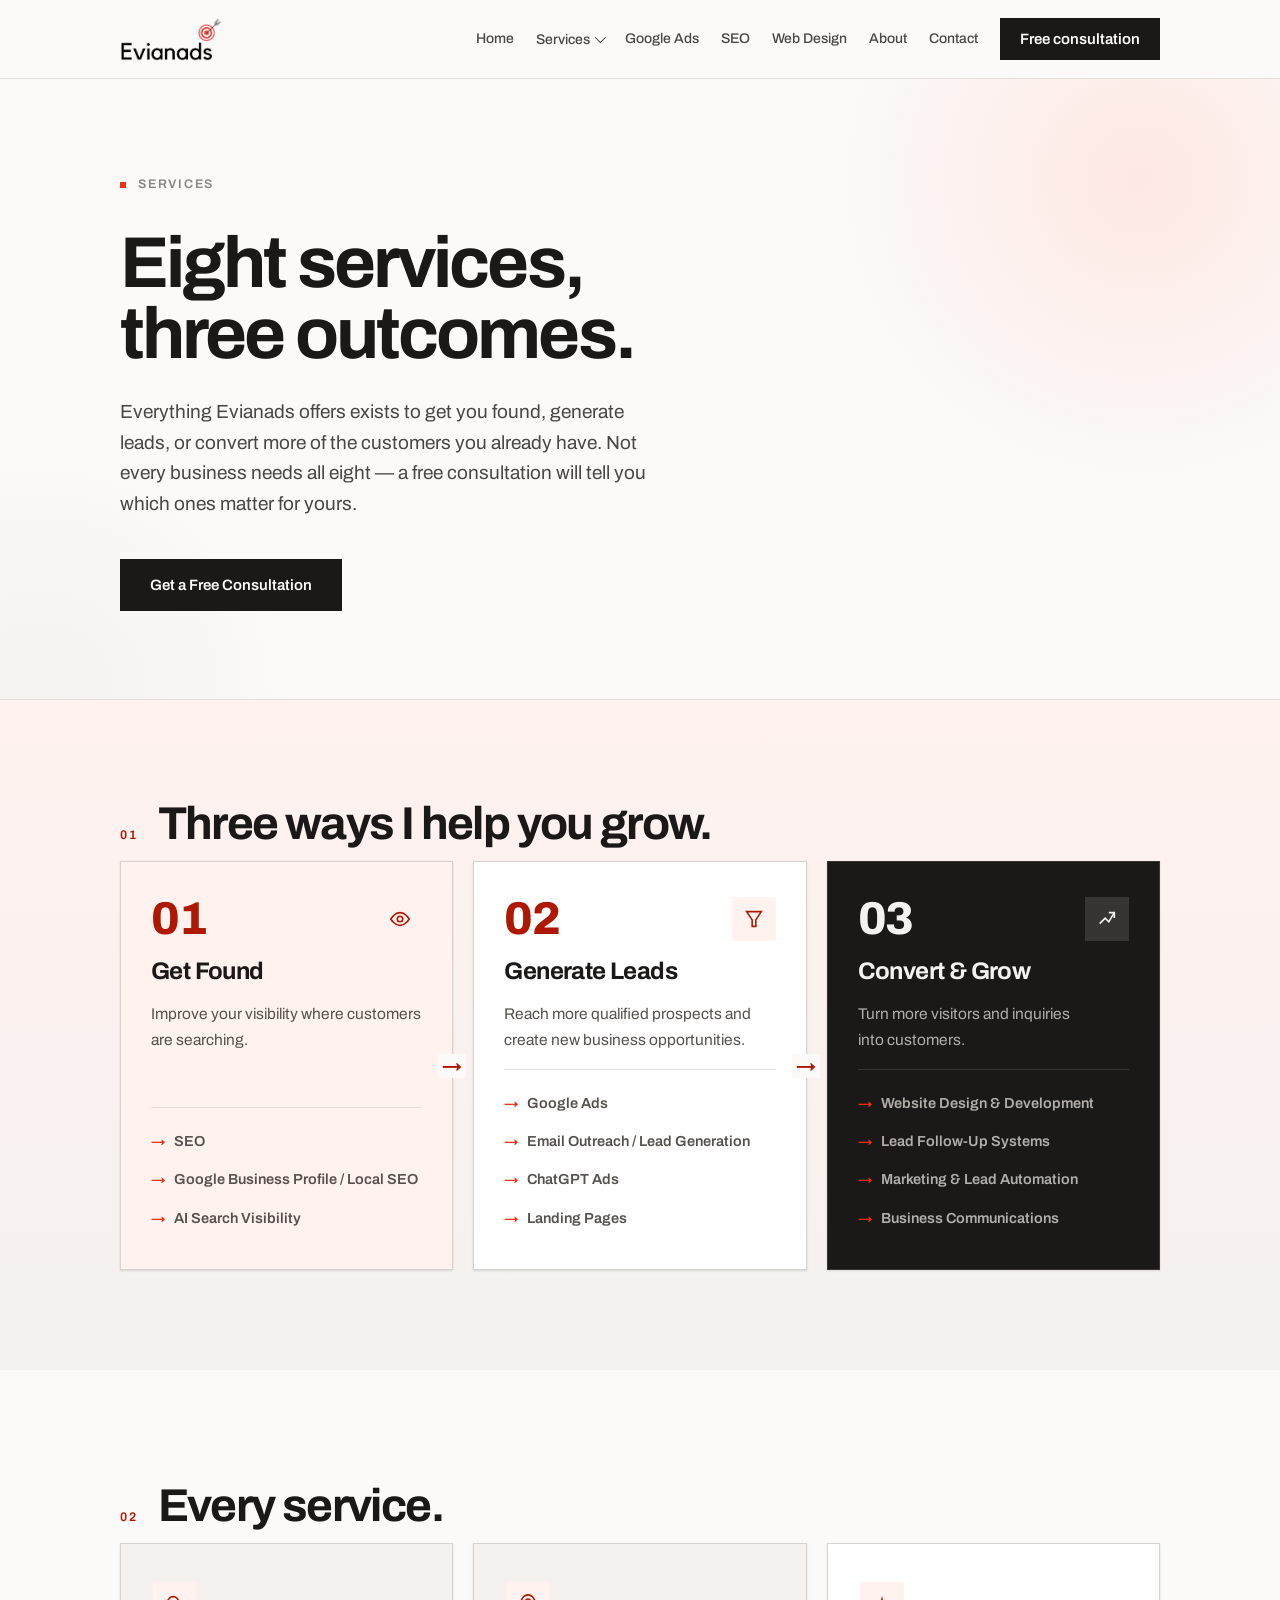
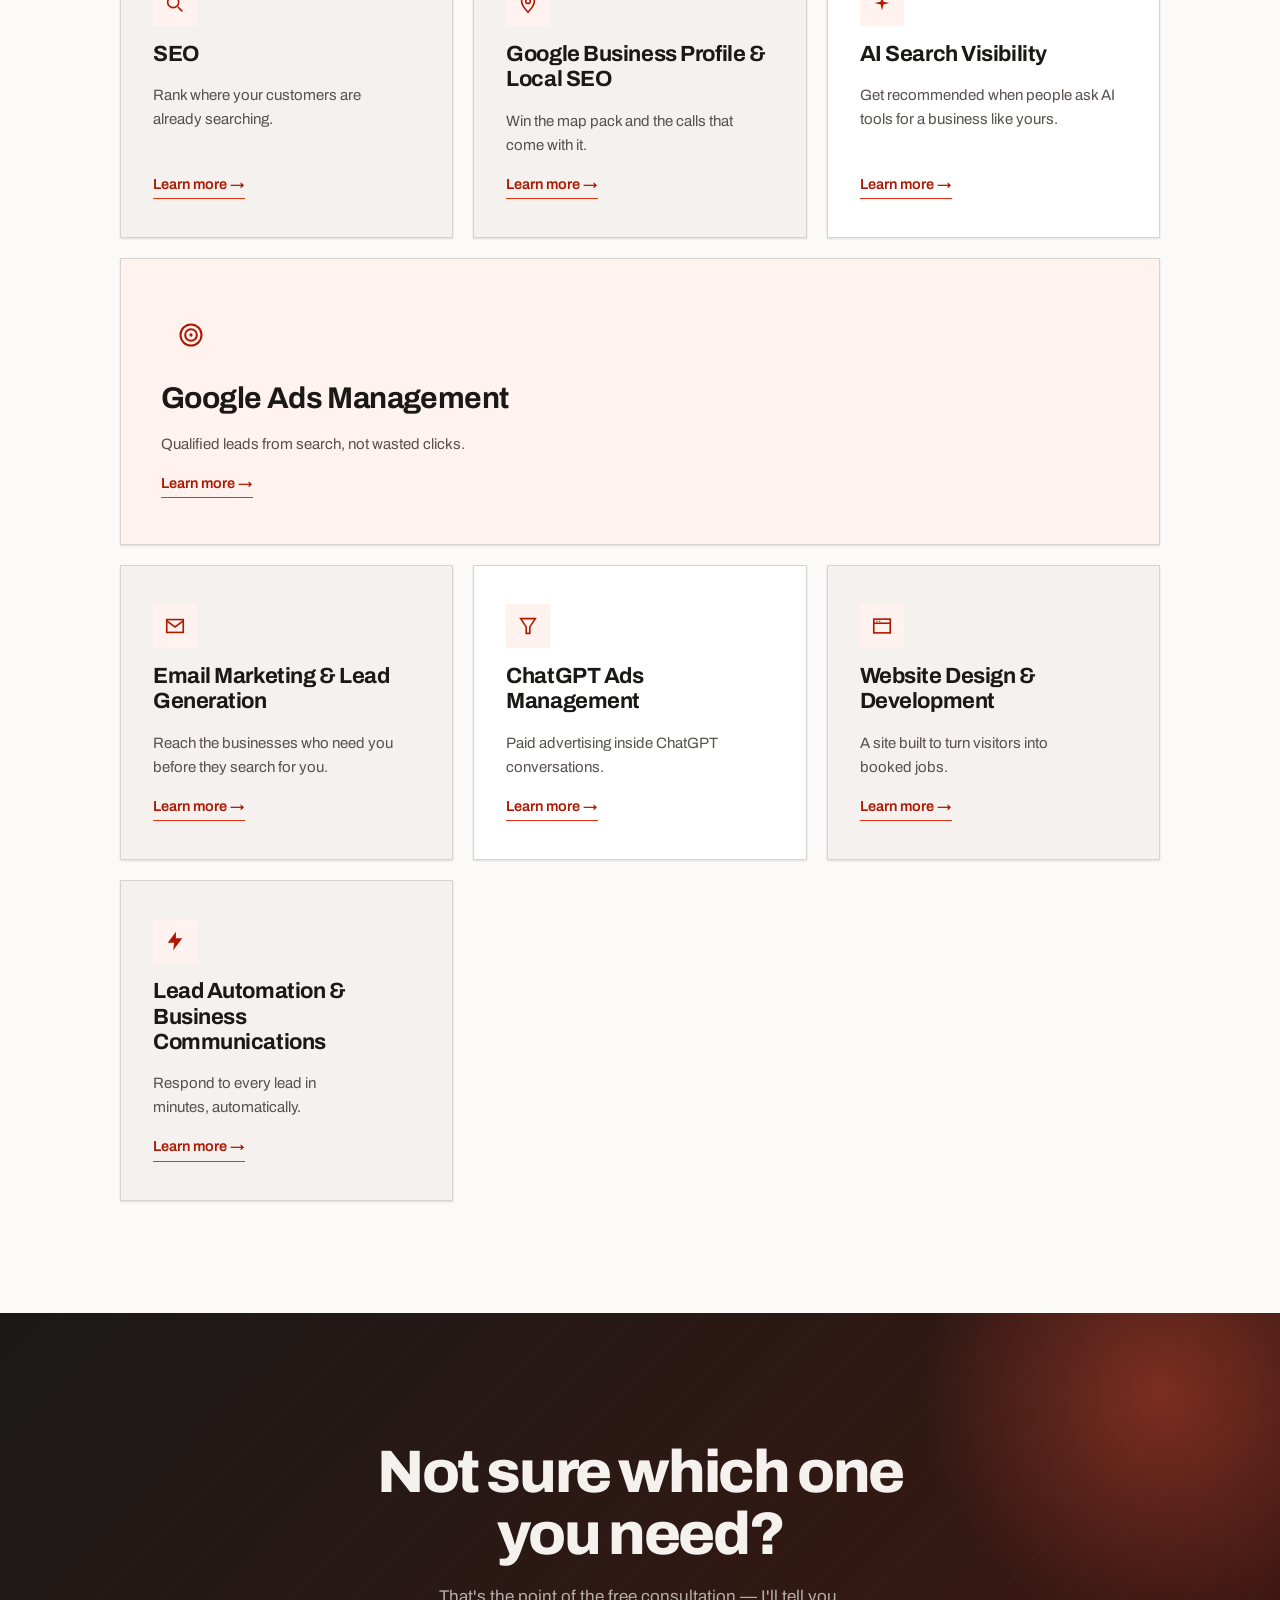
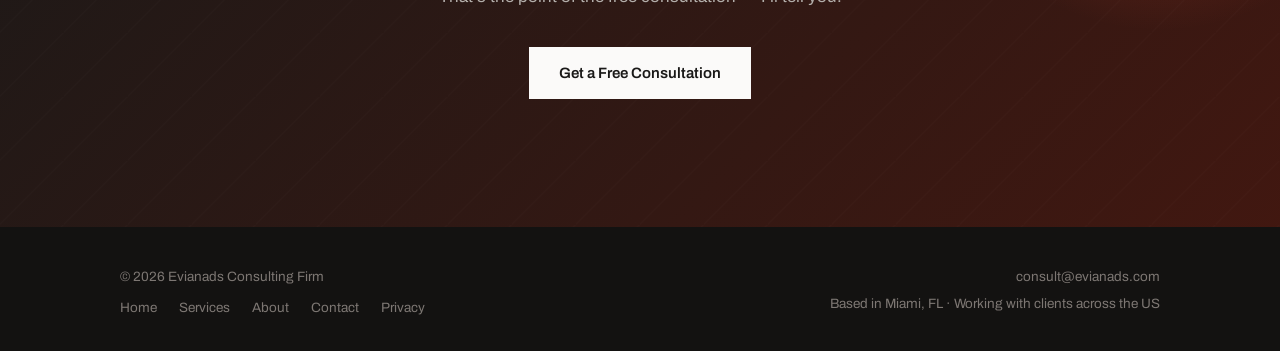
<file: services/index.html>
<!DOCTYPE html>
<html lang="en">
<head>
<meta charset="utf-8">
<meta name="viewport" content="width=device-width, initial-scale=1">
<title>Services — Evianads</title>
<meta name="description" content="Digital growth services for service businesses: SEO, AI search visibility, Google Business Profile, Google Ads, website design, email lead generation, and lead automation.">
<meta name="robots" content="index, follow">
<link rel="canonical" href="https://evianads.com/services/">
<meta name="theme-color" content="#1a1918">

<meta property="og:type" content="website">
<meta property="og:site_name" content="Evianads">
<meta property="og:title" content="Services — Evianads">
<meta property="og:description" content="Digital growth services for service businesses.">
<meta property="og:url" content="https://evianads.com/services/">
<meta name="twitter:card" content="summary_large_image">
<meta name="twitter:title" content="Services — Evianads">
<meta name="twitter:description" content="Digital growth services for service businesses.">

<link rel="icon" href="/assets/favicon.png" type="image/png">
<link rel="apple-touch-icon" href="/assets/favicon.png">
<link rel="preconnect" href="https://fonts.googleapis.com">
<link rel="preconnect" href="https://fonts.gstatic.com" crossorigin>
<link rel="stylesheet" href="/assets/design-system.css">
<link rel="stylesheet" href="/assets/site.css">
</head>
<body>

<header class="site-header">
  <div class="wrap">
    <a href="/" class="brand"><img src="/assets/logo.png" alt="Evianads"></a>
    <button class="nav-toggle" type="button" aria-label="Menu" aria-expanded="false"><span></span><span></span><span></span></button>
    <nav class="site-nav">
      <a href="/" class="nav-link">Home</a>
      <div class="nav-item-dropdown">
        <button class="nav-dropdown-toggle" type="button" aria-haspopup="true" aria-expanded="false">Services <span class="nav-dropdown-caret"></span></button>
        <div class="nav-dropdown-menu">
          <a href="/seo/">SEO</a>
          <a href="/google-business-profile/">Google Business Profile &amp; Local SEO</a>
          <a href="/ai-search-visibility/">AI Search Visibility</a>
          <a href="/google-ads/">Google Ads Management</a>
          <a href="/email-marketing/">Email Marketing &amp; Lead Generation</a>
          <a href="/chatgpt-ads/">ChatGPT Ads Management</a>
          <a href="/web-design/">Website Design &amp; Development</a>
          <a href="/lead-automation/">Lead Automation &amp; Business Communications</a>
        </div>
      </div>
      <a href="/google-ads/" class="nav-link">Google Ads</a>
      <a href="/seo/" class="nav-link">SEO</a>
      <a href="/web-design/" class="nav-link">Web Design</a>
      <a href="/about/" class="nav-link">About</a>
      <a href="/contact/" class="nav-link">Contact</a>
      <a href="/contact/" class="btn btn-dark">Free consultation</a>
    </nav>
  </div>
</header>

<section id="top" class="hero">
  <div class="wrap">
    <div class="hero-copy">
      <div class="eyebrow">
        <span class="eyebrow-dot"></span>
        <span class="eyebrow-label">Services</span>
      </div>
      <h1>Eight services, three outcomes.</h1>
      <p class="hero-sub">Everything Evianads offers exists to get you found, generate leads, or convert more of the customers you already have. Not every business needs all eight — a free consultation will tell you which ones matter for yours.</p>
      <div class="hero-ctas">
        <a href="/contact/" class="btn btn-dark-lg">Get a Free Consultation</a>
      </div>
    </div>
  </div>
</section>

<section class="section-tint category-flow">
  <div class="wrap">
  <div class="section-head" data-reveal>
    <span class="section-num">01</span>
    <h2>Three ways I help you grow.</h2>
  </div>
  <div class="grid-3" data-reveal>
    <div class="card">
      <div class="card-icon-row">
        <span class="card-num-lg">01</span>
        <span class="icon-badge" aria-hidden="true">
          <svg viewBox="0 0 24 24" fill="none" stroke="currentColor" stroke-width="1.75"><path d="M2 12s4-7 10-7 10 7 10 7-4 7-10 7-10-7-10-7z"/><circle cx="12" cy="12" r="3"/></svg>
        </span>
      </div>
      <h3>Get Found</h3>
      <p>Improve your visibility where customers are searching.</p>
      <ul class="card-list">
        <li><a href="/seo/">SEO</a></li>
        <li><a href="/google-business-profile/">Google Business Profile / Local SEO</a></li>
        <li><a href="/ai-search-visibility/">AI Search Visibility</a></li>
      </ul>
    </div>
    <div class="card">
      <div class="card-icon-row">
        <span class="card-num-lg">02</span>
        <span class="icon-badge" aria-hidden="true">
          <svg viewBox="0 0 24 24" fill="none" stroke="currentColor" stroke-width="1.75"><polygon points="4,4 20,4 14,13 14,20 10,20 10,13"/></svg>
        </span>
      </div>
      <h3>Generate Leads</h3>
      <p>Reach more qualified prospects and create new business opportunities.</p>
      <ul class="card-list">
        <li><a href="/google-ads/">Google Ads</a></li>
        <li><a href="/email-marketing/">Email Outreach / Lead Generation</a></li>
        <li><a href="/chatgpt-ads/">ChatGPT Ads</a></li>
        <li><a href="/web-design/">Landing Pages</a></li>
      </ul>
    </div>
    <div class="card">
      <div class="card-icon-row">
        <span class="card-num-lg">03</span>
        <span class="icon-badge" aria-hidden="true">
          <svg viewBox="0 0 24 24" fill="none" stroke="currentColor" stroke-width="1.75"><polyline points="4,17 10,11 14,15 20,5"/><polyline points="14,5 20,5 20,11"/></svg>
        </span>
      </div>
      <h3>Convert &amp; Grow</h3>
      <p>Turn more visitors and inquiries into customers.</p>
      <ul class="card-list">
        <li><a href="/web-design/">Website Design &amp; Development</a></li>
        <li><a href="/lead-automation/">Lead Follow-Up Systems</a></li>
        <li><a href="/lead-automation/">Marketing &amp; Lead Automation</a></li>
        <li><a href="/lead-automation/">Business Communications</a></li>
      </ul>
    </div>
  </div>
  </div>
</section>

<section class="section">
  <div class="section-head" data-reveal>
    <span class="section-num">02</span>
    <h2>Every service.</h2>
  </div>
  <div class="feature-grid" data-reveal>
    <div class="service-feature">
      <span class="icon-badge" aria-hidden="true">
        <svg viewBox="0 0 24 24" fill="none" stroke="currentColor" stroke-width="1.75"><circle cx="10" cy="10" r="6"/><line x1="15" y1="15" x2="20" y2="20"/></svg>
      </span>
      <h3>SEO</h3>
      <p>Rank where your customers are already searching.</p>
      <a href="/seo/" class="card-cta">Learn more →</a>
    </div>
    <div class="service-feature">
      <span class="icon-badge" aria-hidden="true">
        <svg viewBox="0 0 24 24" fill="none" stroke="currentColor" stroke-width="1.75"><path d="M12 21s-7-7.5-7-12a7 7 0 1 1 14 0c0 4.5-7 12-7 12z"/><circle cx="12" cy="9" r="2.5"/></svg>
      </span>
      <h3>Google Business Profile &amp; Local SEO</h3>
      <p>Win the map pack and the calls that come with it.</p>
      <a href="/google-business-profile/" class="card-cta">Learn more →</a>
    </div>
    <div class="service-feature">
      <span class="icon-badge" aria-hidden="true">
        <svg viewBox="0 0 24 24" fill="currentColor" stroke="none"><path d="M12 3 L13.5 9.5 L20 11 L13.5 12.5 L12 19 L10.5 12.5 L4 11 L10.5 9.5 Z"/></svg>
      </span>
      <h3>AI Search Visibility</h3>
      <p>Get recommended when people ask AI tools for a business like yours.</p>
      <a href="/ai-search-visibility/" class="card-cta">Learn more →</a>
    </div>
    <div class="service-feature is-featured">
      <span class="icon-badge is-lg" aria-hidden="true">
        <svg viewBox="0 0 24 24" fill="none" stroke="currentColor" stroke-width="1.75"><circle cx="12" cy="12" r="9"/><circle cx="12" cy="12" r="5"/><circle cx="12" cy="12" r="1.4" fill="currentColor" stroke="none"/></svg>
      </span>
      <h3>Google Ads Management</h3>
      <p>Qualified leads from search, not wasted clicks.</p>
      <a href="/google-ads/" class="card-cta">Learn more →</a>
    </div>
    <div class="service-feature">
      <span class="icon-badge" aria-hidden="true">
        <svg viewBox="0 0 24 24" fill="none" stroke="currentColor" stroke-width="1.75"><rect x="3" y="5" width="18" height="14"/><polyline points="3,6.5 12,13 21,6.5"/></svg>
      </span>
      <h3>Email Marketing &amp; Lead Generation</h3>
      <p>Reach the businesses who need you before they search for you.</p>
      <a href="/email-marketing/" class="card-cta">Learn more →</a>
    </div>
    <div class="service-feature">
      <span class="icon-badge" aria-hidden="true">
        <svg viewBox="0 0 24 24" fill="none" stroke="currentColor" stroke-width="1.75"><polygon points="4,4 20,4 14,13 14,20 10,20 10,13"/></svg>
      </span>
      <h3>ChatGPT Ads Management</h3>
      <p>Paid advertising inside ChatGPT conversations.</p>
      <a href="/chatgpt-ads/" class="card-cta">Learn more →</a>
    </div>
    <div class="service-feature">
      <span class="icon-badge" aria-hidden="true">
        <svg viewBox="0 0 24 24" fill="none" stroke="currentColor" stroke-width="1.75"><rect x="3" y="4.5" width="18" height="15"/><line x1="3" y1="9" x2="21" y2="9"/><circle cx="6.5" cy="6.75" r="0.75" fill="currentColor" stroke="none"/><circle cx="9.5" cy="6.75" r="0.75" fill="currentColor" stroke="none"/></svg>
      </span>
      <h3>Website Design &amp; Development</h3>
      <p>A site built to turn visitors into booked jobs.</p>
      <a href="/web-design/" class="card-cta">Learn more →</a>
    </div>
    <div class="service-feature">
      <span class="icon-badge" aria-hidden="true">
        <svg viewBox="0 0 24 24" fill="currentColor" stroke="none"><polygon points="13,2 4,14 11,14 10,22 20,9 13,9"/></svg>
      </span>
      <h3>Lead Automation &amp; Business Communications</h3>
      <p>Respond to every lead in minutes, automatically.</p>
      <a href="/lead-automation/" class="card-cta">Learn more →</a>
    </div>
  </div>
</section>

<section class="section-dark cta-band">
  <div class="wrap">
    <h2>Not sure which one you need?</h2>
    <p>That's the point of the free consultation — I'll tell you.</p>
    <div class="hero-ctas">
      <a href="/contact/" class="btn btn-light" style="padding: 17px 30px; font-size: 15px;">Get a Free Consultation</a>
    </div>
  </div>
</section>

<footer class="site-footer">
  <div class="wrap">
    <div class="footer-brand-col">
      <span>© 2026 Evianads Consulting Firm</span>
      <nav class="footer-nav">
        <a href="/">Home</a>
        <a href="/#services">Services</a>
        <a href="/about/">About</a>
        <a href="/contact/">Contact</a>
        <a href="/privacy/">Privacy</a>
      </nav>
    </div>
    <div class="footer-meta">
      <span>consult@evianads.com</span>
      <span>Based in Miami, FL · Working with clients across the US</span>
    </div>
  </div>
</footer>

<script type="text/javascript" id="hs-script-loader" async defer src="//js.hs-scripts.com/247267235.js"></script>
<script src="/assets/app.js"></script>
</body>
</html>
</file>
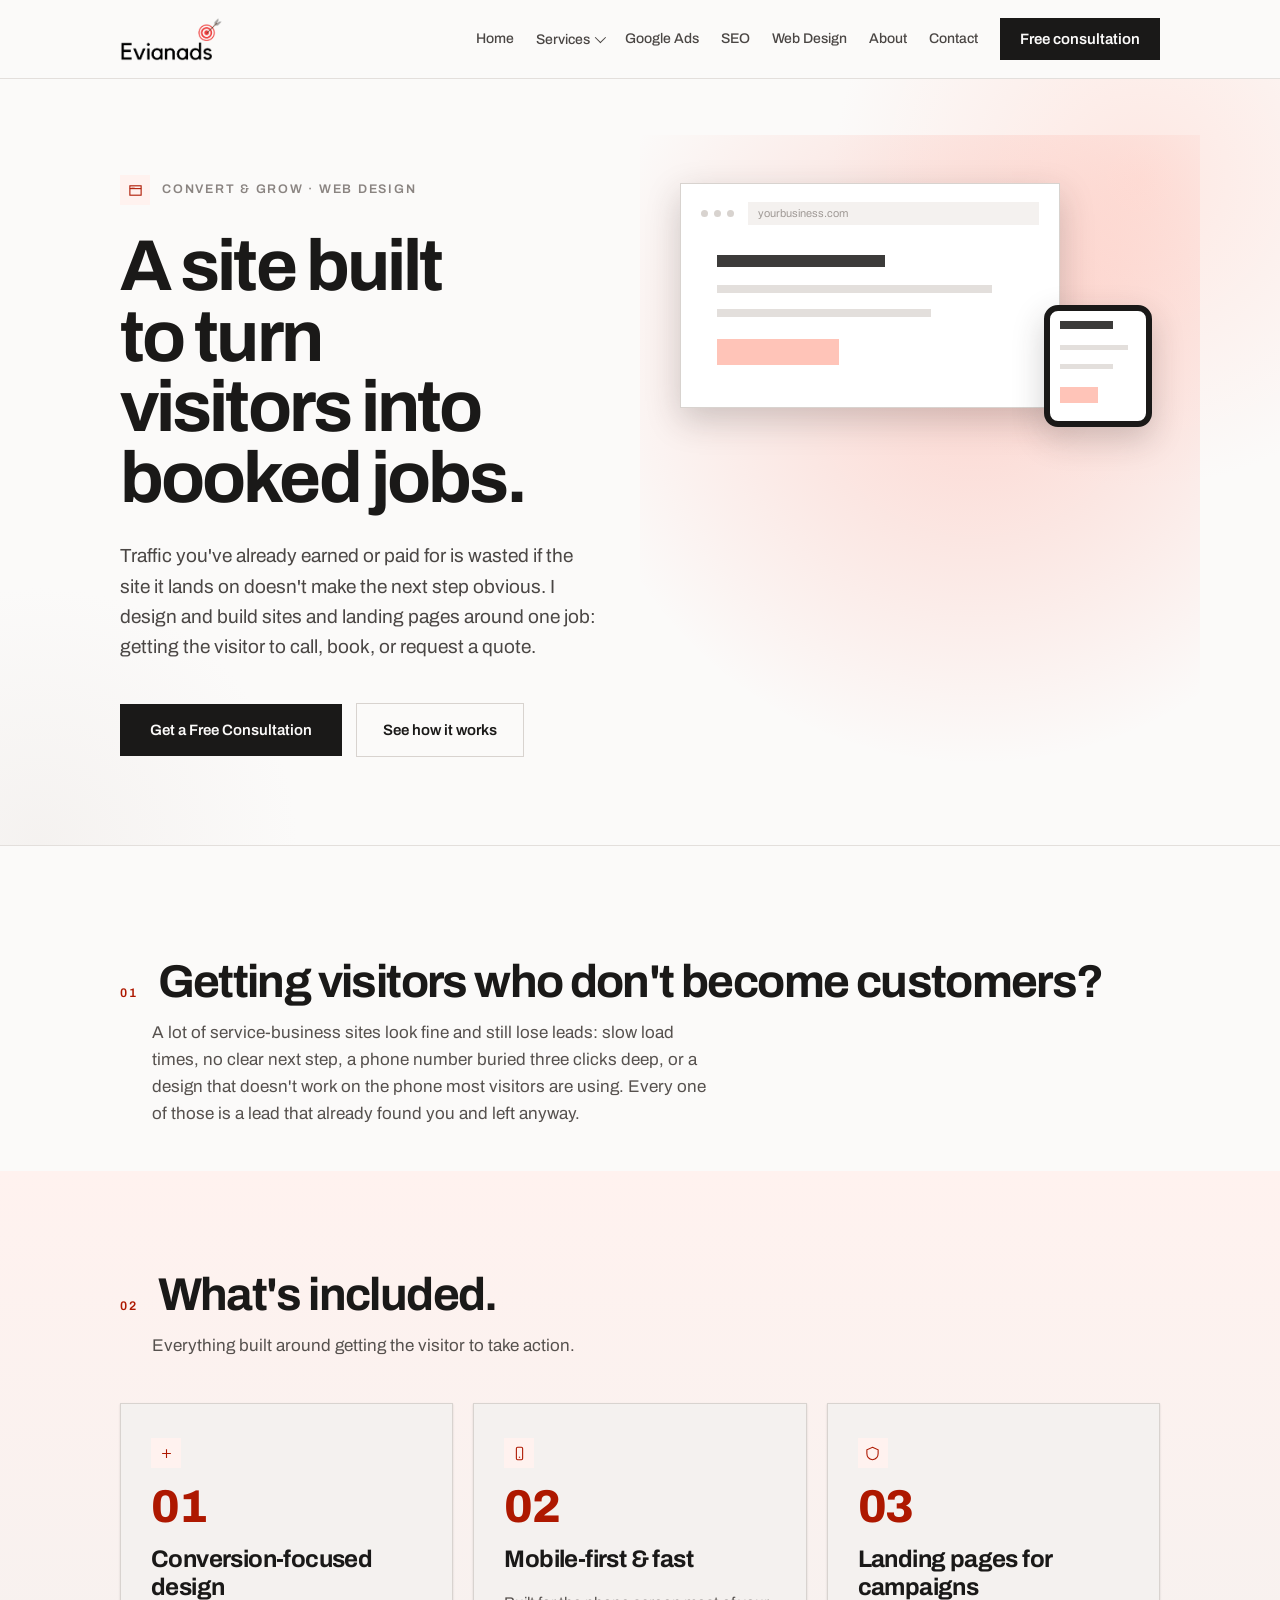
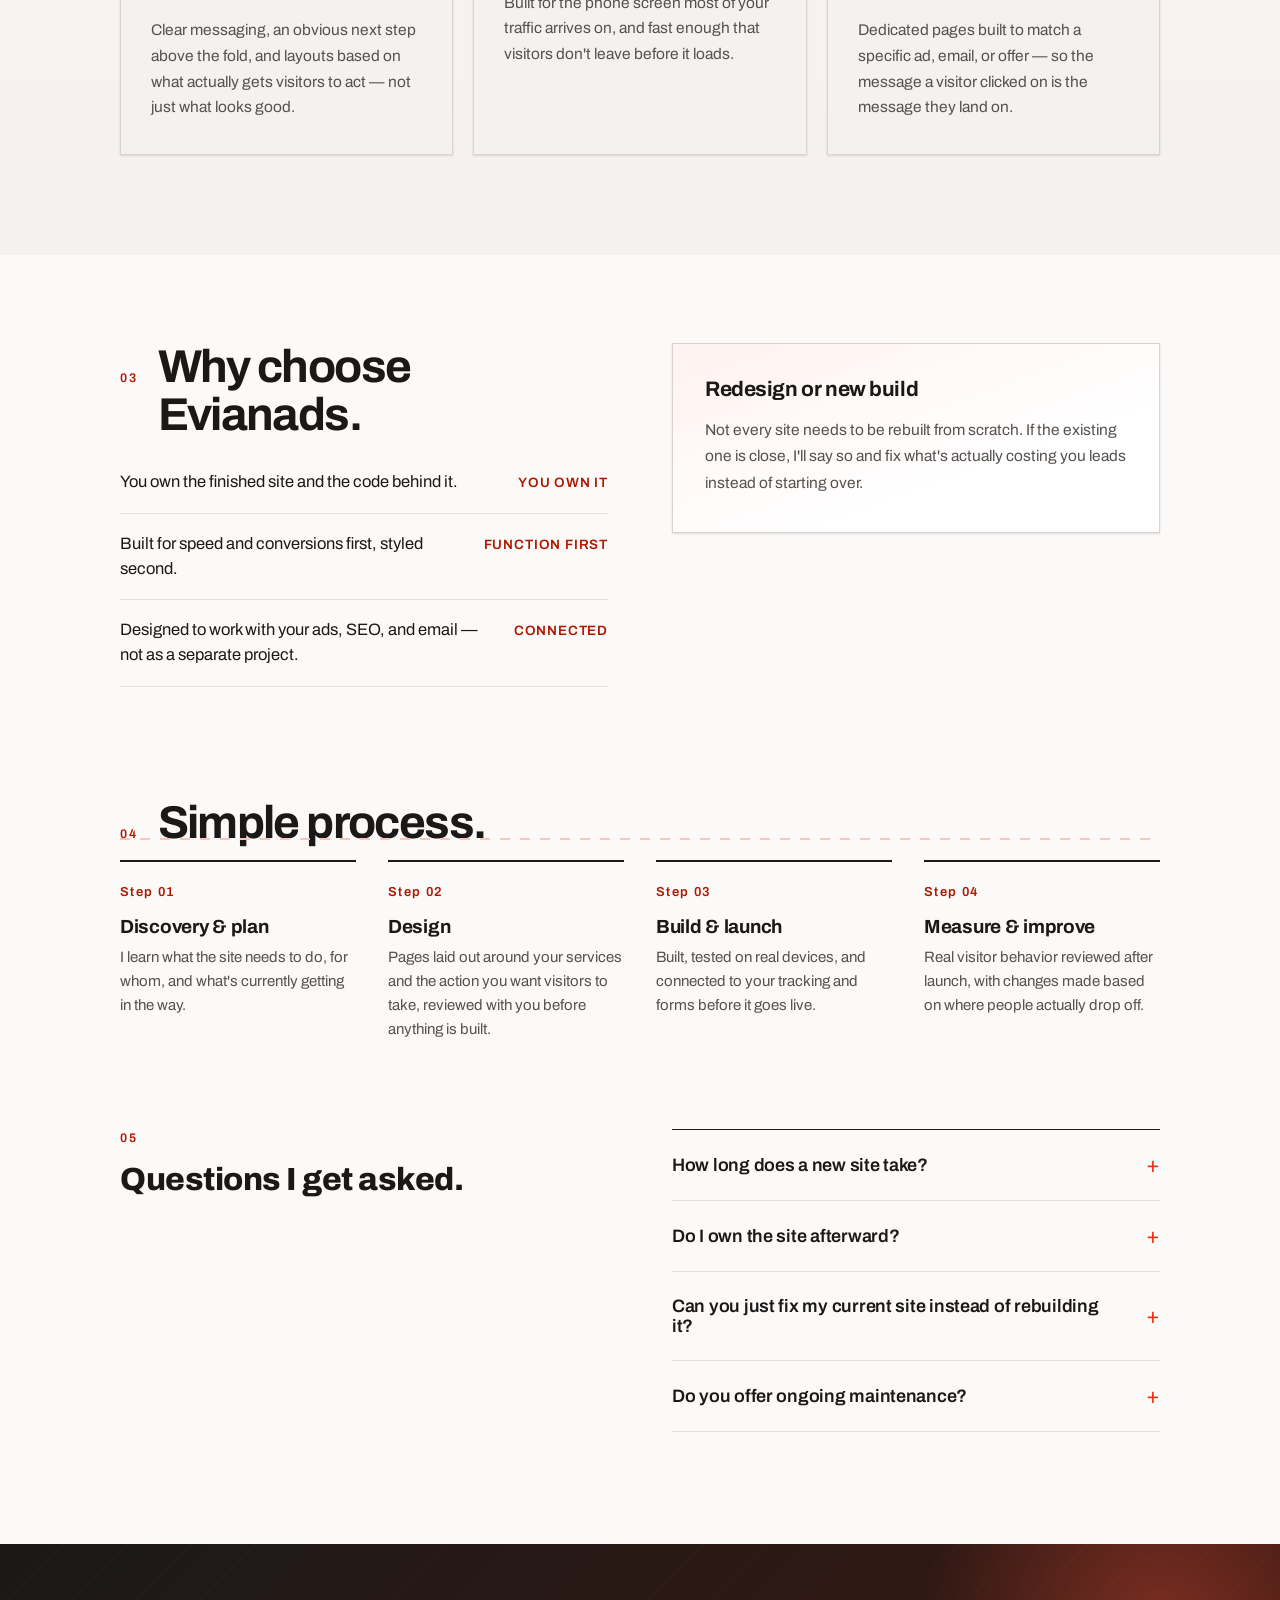
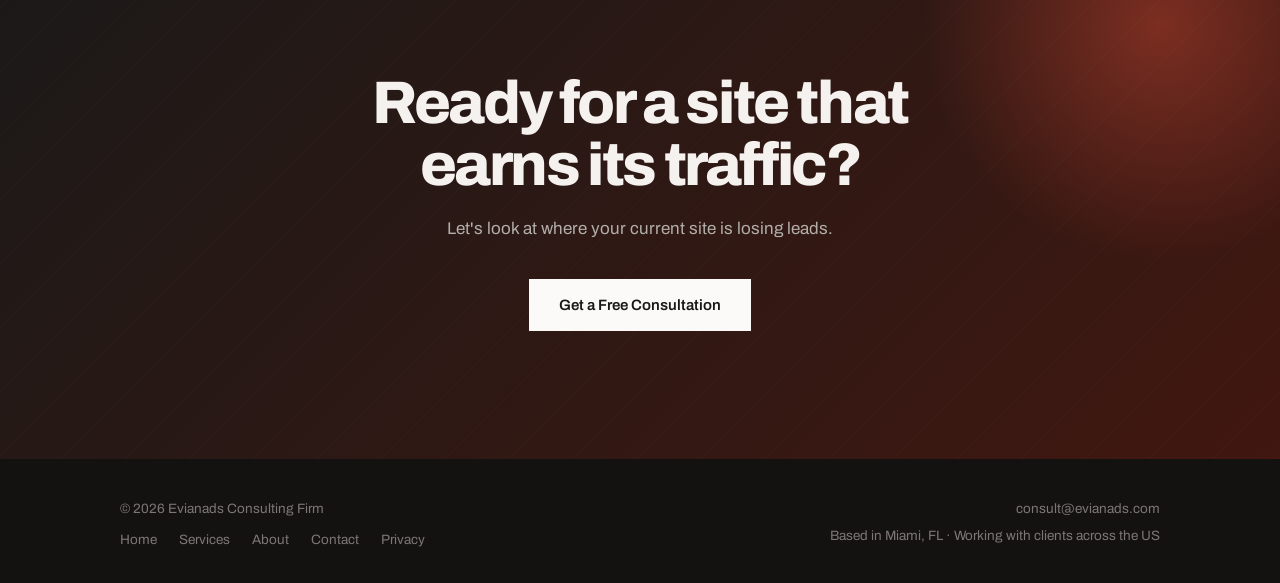
<file: web-design/index.html>
<!DOCTYPE html>
<html lang="en">
<head>
<meta charset="utf-8">
<meta name="viewport" content="width=device-width, initial-scale=1">
<title>Website Design &amp; Development — Evianads</title>
<meta name="description" content="A website built to turn visitors into booked jobs. Conversion-focused design, fast mobile-first builds, and landing pages for service businesses.">
<meta name="robots" content="index, follow">
<link rel="canonical" href="https://evianads.com/web-design/">
<meta name="theme-color" content="#1a1918">

<meta property="og:type" content="website">
<meta property="og:site_name" content="Evianads">
<meta property="og:title" content="Website Design &amp; Development — Evianads">
<meta property="og:description" content="A website built to turn visitors into booked jobs.">
<meta property="og:url" content="https://evianads.com/web-design/">
<meta name="twitter:card" content="summary_large_image">
<meta name="twitter:title" content="Website Design &amp; Development — Evianads">
<meta name="twitter:description" content="A website built to turn visitors into booked jobs.">

<link rel="icon" href="/assets/favicon.png" type="image/png">
<link rel="apple-touch-icon" href="/assets/favicon.png">
<link rel="preconnect" href="https://fonts.googleapis.com">
<link rel="preconnect" href="https://fonts.gstatic.com" crossorigin>
<link rel="stylesheet" href="/assets/design-system.css">
<link rel="stylesheet" href="/assets/site.css">

<script type="application/ld+json">
{
  "@context": "https://schema.org",
  "@type": "Service",
  "serviceType": "Website Design and Development",
  "provider": { "@type": "ProfessionalService", "name": "Evianads", "url": "https://evianads.com/" },
  "areaServed": "US",
  "description": "Conversion-focused website design and landing pages for service businesses."
}
</script>
</head>
<body>

<header class="site-header">
  <div class="wrap">
    <a href="/" class="brand"><img src="/assets/logo.png" alt="Evianads"></a>
    <button class="nav-toggle" type="button" aria-label="Menu" aria-expanded="false"><span></span><span></span><span></span></button>
    <nav class="site-nav">
      <a href="/" class="nav-link">Home</a>
      <div class="nav-item-dropdown">
        <button class="nav-dropdown-toggle" type="button" aria-haspopup="true" aria-expanded="false">Services <span class="nav-dropdown-caret"></span></button>
        <div class="nav-dropdown-menu">
          <a href="/seo/">SEO</a>
          <a href="/google-business-profile/">Google Business Profile &amp; Local SEO</a>
          <a href="/ai-search-visibility/">AI Search Visibility</a>
          <a href="/google-ads/">Google Ads Management</a>
          <a href="/email-marketing/">Email Marketing &amp; Lead Generation</a>
          <a href="/chatgpt-ads/">ChatGPT Ads Management</a>
          <a href="/web-design/">Website Design &amp; Development</a>
          <a href="/lead-automation/">Lead Automation &amp; Business Communications</a>
        </div>
      </div>
      <a href="/google-ads/" class="nav-link">Google Ads</a>
      <a href="/seo/" class="nav-link">SEO</a>
      <a href="/web-design/" class="nav-link">Web Design</a>
      <a href="/about/" class="nav-link">About</a>
      <a href="/contact/" class="nav-link">Contact</a>
      <a href="/contact/" class="btn btn-dark">Free consultation</a>
    </nav>
  </div>
</header>

<section id="top" class="hero">
  <div class="wrap">
    <div class="hero-copy">
      <div class="eyebrow has-icon">
        <span class="icon-badge is-sm" aria-hidden="true">
          <svg viewBox="0 0 24 24" fill="none" stroke="currentColor" stroke-width="1.75"><rect x="3" y="4.5" width="18" height="15"/><line x1="3" y1="9" x2="21" y2="9"/><circle cx="6.5" cy="6.75" r="0.75" fill="currentColor" stroke="none"/><circle cx="9.5" cy="6.75" r="0.75" fill="currentColor" stroke="none"/></svg>
        </span>
        <a href="/#services" class="eyebrow-label eyebrow-link">Convert &amp; Grow · Web Design</a>
      </div>
      <h1>A site built to turn visitors into booked jobs.</h1>
      <p class="hero-sub">Traffic you've already earned or paid for is wasted if the site it lands on doesn't make the next step obvious. I design and build sites and landing pages around one job: getting the visitor to call, book, or request a quote.</p>
      <div class="hero-ctas">
        <a href="/contact/" class="btn btn-dark-lg">Get a Free Consultation</a>
        <a href="#process" class="btn btn-outline">See how it works</a>
      </div>
    </div>
    <div class="service-hero-visual">
      <div class="mock-glow"></div>
      <div class="mock-card mock-frame-browser mock-float" style="max-width: 380px;">
        <div class="mock-browser-bar"><span class="mock-dot"></span><span class="mock-dot"></span><span class="mock-dot"></span><span class="mock-url">yourbusiness.com</span></div>
        <div class="mock-frame-body">
          <div class="mock-title-line" style="width: 55%;"></div>
          <div class="mock-line w-90"></div>
          <div class="mock-line w-70"></div>
          <div class="mock-line w-40" style="height: 26px; background: var(--color-accent-300); margin-top: 6px;"></div>
        </div>
      </div>
      <div class="mock-frame-phone mock-float-slow" style="top: 130px; right: 8px;">
        <div class="mock-frame-body">
          <div class="mock-title-line" style="width: 70%; height: 8px;"></div>
          <div class="mock-line w-90" style="height: 5px;"></div>
          <div class="mock-line w-70" style="height: 5px;"></div>
          <div class="mock-line w-50" style="height: 16px; background: var(--color-accent-300); margin-top: 4px;"></div>
        </div>
      </div>
    </div>
  </div>
</section>

<section class="section">
  <div class="section-head">
    <span class="section-num">01</span>
    <h2>Getting visitors who don't become customers?</h2>
  </div>
  <p class="section-sub">A lot of service-business sites look fine and still lose leads: slow load times, no clear next step, a phone number buried three clicks deep, or a design that doesn't work on the phone most visitors are using. Every one of those is a lead that already found you and left anyway.</p>
</section>

<section class="section-tint">
  <div class="wrap">
  <div class="section-head" data-reveal>
    <span class="section-num">02</span>
    <h2>What's included.</h2>
  </div>
  <p class="section-sub" data-reveal>Everything built around getting the visitor to take action.</p>
  <div class="grid-3" data-reveal>
    <div class="card">
      <span class="icon-badge is-sm" aria-hidden="true"><svg viewBox="0 0 24 24" fill="none" stroke="currentColor" stroke-width="1.75"><path d="M12 5v14M5 12h14"/></svg></span>
      <div class="card-num-lg">01</div>
      <h3>Conversion-focused design</h3>
      <p>Clear messaging, an obvious next step above the fold, and layouts based on what actually gets visitors to act — not just what looks good.</p>
    </div>
    <div class="card">
      <span class="icon-badge is-sm" aria-hidden="true"><svg viewBox="0 0 24 24" fill="none" stroke="currentColor" stroke-width="1.75"><rect x="7" y="2" width="10" height="20" rx="2"/><line x1="11" y1="18" x2="13" y2="18"/></svg></span>
      <div class="card-num-lg">02</div>
      <h3>Mobile-first &amp; fast</h3>
      <p>Built for the phone screen most of your traffic arrives on, and fast enough that visitors don't leave before it loads.</p>
    </div>
    <div class="card">
      <span class="icon-badge is-sm" aria-hidden="true"><svg viewBox="0 0 24 24" fill="none" stroke="currentColor" stroke-width="1.75"><path d="M12 2 L21 6 V12 C21 17 17 21 12 22 C7 21 3 17 3 12 V6 Z"/></svg></span>
      <div class="card-num-lg">03</div>
      <h3>Landing pages for campaigns</h3>
      <p>Dedicated pages built to match a specific ad, email, or offer — so the message a visitor clicked on is the message they land on.</p>
    </div>
  </div>
  </div>
</section>

<section class="split-section">
  <div class="wrap-inner">
    <div>
      <div class="section-head">
        <span class="section-num">03</span>
        <h2>Why choose Evianads.</h2>
      </div>
      <div>
        <div class="commitment-row"><span class="commitment-claim">You own the finished site and the code behind it.</span><span class="commitment-tag">You own it</span></div>
        <div class="commitment-row"><span class="commitment-claim">Built for speed and conversions first, styled second.</span><span class="commitment-tag">Function first</span></div>
        <div class="commitment-row"><span class="commitment-claim">Designed to work with your ads, SEO, and email — not as a separate project.</span><span class="commitment-tag">Connected</span></div>
      </div>
    </div>
    <div class="callout">
      <h3>Redesign or new build</h3>
      <p>Not every site needs to be rebuilt from scratch. If the existing one is close, I'll say so and fix what's actually costing you leads instead of starting over.</p>
    </div>
  </div>
</section>

<section id="process" class="section">
  <div class="section-head">
    <span class="section-num">04</span>
    <h2>Simple process.</h2>
  </div>
  <div class="process-grid">
    <div class="process-step">
      <span class="process-step-num">Step 01</span>
      <h3>Discovery &amp; plan</h3>
      <p>I learn what the site needs to do, for whom, and what's currently getting in the way.</p>
    </div>
    <div class="process-step">
      <span class="process-step-num">Step 02</span>
      <h3>Design</h3>
      <p>Pages laid out around your services and the action you want visitors to take, reviewed with you before anything is built.</p>
    </div>
    <div class="process-step">
      <span class="process-step-num">Step 03</span>
      <h3>Build &amp; launch</h3>
      <p>Built, tested on real devices, and connected to your tracking and forms before it goes live.</p>
    </div>
    <div class="process-step">
      <span class="process-step-num">Step 04</span>
      <h3>Measure &amp; improve</h3>
      <p>Real visitor behavior reviewed after launch, with changes made based on where people actually drop off.</p>
    </div>
  </div>
</section>

<section class="split-section">
  <div class="wrap-inner" style="display: grid; grid-template-columns: repeat(auto-fit, minmax(280px, 1fr)); gap: 64px; align-items: start;">
    <div>
      <div class="section-num" style="margin-bottom: 14px;">05</div>
      <h2>Questions I get asked.</h2>
    </div>
    <div class="faq-list">
      <div class="faq-item">
        <button class="faq-q" type="button" aria-expanded="false" aria-controls="wd-faq-1"><span class="faq-q-text">How long does a new site take?</span><span class="faq-sign" aria-hidden="true">+</span></button>
        <div class="faq-a" id="wd-faq-1"><p>A focused service-business site typically takes two to four weeks from approved design to launch, depending on the number of pages and how quickly content and feedback come back.</p></div>
      </div>
      <div class="faq-item">
        <button class="faq-q" type="button" aria-expanded="false" aria-controls="wd-faq-2"><span class="faq-q-text">Do I own the site afterward?</span><span class="faq-sign" aria-hidden="true">+</span></button>
        <div class="faq-a" id="wd-faq-2"><p>Yes. The site, its content, and the hosting/domain arrangements are yours — there's no dependency on staying on a retainer to keep the site running.</p></div>
      </div>
      <div class="faq-item">
        <button class="faq-q" type="button" aria-expanded="false" aria-controls="wd-faq-3"><span class="faq-q-text">Can you just fix my current site instead of rebuilding it?</span><span class="faq-sign" aria-hidden="true">+</span></button>
        <div class="faq-a" id="wd-faq-3"><p>Often, yes. I'll audit what's there first and recommend targeted fixes over a full rebuild whenever that's the better use of your budget.</p></div>
      </div>
      <div class="faq-item">
        <button class="faq-q" type="button" aria-expanded="false" aria-controls="wd-faq-4"><span class="faq-q-text">Do you offer ongoing maintenance?</span><span class="faq-sign" aria-hidden="true">+</span></button>
        <div class="faq-a" id="wd-faq-4"><p>Yes, as an optional add-on for updates and monitoring. It's never required — you can take the finished site and manage it yourself.</p></div>
      </div>
    </div>
  </div>
</section>

<section class="section-dark cta-band">
  <div class="wrap">
    <h2>Ready for a site that earns its traffic?</h2>
    <p>Let's look at where your current site is losing leads.</p>
    <div class="hero-ctas">
      <a href="/contact/" class="btn btn-light" style="padding: 17px 30px; font-size: 15px;">Get a Free Consultation</a>
    </div>
  </div>
</section>

<footer class="site-footer">
  <div class="wrap">
    <div class="footer-brand-col">
      <span>© 2026 Evianads Consulting Firm</span>
      <nav class="footer-nav">
        <a href="/">Home</a>
        <a href="/#services">Services</a>
        <a href="/about/">About</a>
        <a href="/contact/">Contact</a>
        <a href="/privacy/">Privacy</a>
      </nav>
    </div>
    <div class="footer-meta">
      <span>consult@evianads.com</span>
      <span>Based in Miami, FL · Working with clients across the US</span>
    </div>
  </div>
</footer>

<script type="text/javascript" id="hs-script-loader" async defer src="//js.hs-scripts.com/247267235.js"></script>
<script src="/assets/app.js"></script>
</body>
</html>
</file>
<file: assets/design-system.css>
/* Modernist — design-system tokens and component classes. This file is the source of truth for the system's look; retune it here and see readme.md. */
@import url('https://fonts.googleapis.com/css2?family=Archivo:wght@400;600;800&display=swap');

:root {
  --color-bg: #f3f2f2;
  --color-surface: #eae9e9;
  --color-text: #201e1d;
  --color-accent: #ec3013;
  --color-accent-2: #e15b47;
  --color-divider: color-mix(in srgb, #201e1d 40%, transparent);

  /* Tonal ramps — generated in OKLCH on one shared lightness scale, so the
     same step of any role matches the others in visual value. */
  --color-neutral-100: #f8f4f4;
  --color-neutral-200: #eae7e7;
  --color-neutral-300: #d7d3d3;
  --color-neutral-400: #bab6b6;
  --color-neutral-500: #9b9797;
  --color-neutral-600: #7d7979;
  --color-neutral-700: #605d5d;
  --color-neutral-800: #444141;
  --color-neutral-900: #2d2b2b;

  --color-accent-100: #fff2ef;
  --color-accent-200: #ffe0d9;
  --color-accent-300: #ffc4b8;
  --color-accent-400: #ff9783;
  --color-accent-500: #ff563c;
  --color-accent-600: #dd2b0f;
  --color-accent-700: #ae1800;
  --color-accent-800: #7c1405;
  --color-accent-900: #4d170e;

  --color-accent-2-100: #fff2ef;
  --color-accent-2-200: #ffe0da;
  --color-accent-2-300: #ffc4b9;
  --color-accent-2-400: #ff9784;
  --color-accent-2-500: #ef6853;
  --color-accent-2-600: #c94b39;
  --color-accent-2-700: #9e3526;
  --color-accent-2-800: #71261b;
  --color-accent-2-900: #471d16;

  --font-heading: "Archivo", system-ui, sans-serif;
  --font-heading-weight: 800;
  --font-body: "Archivo", system-ui, sans-serif;

  --space-1: 4.0px;
  --space-2: 8.0px;
  --space-3: 12.0px;
  --space-4: 16.0px;
  --space-6: 24.0px;
  --space-8: 32.0px;

  --radius-sm: 0px;
  --radius-md: 0px;
  --radius-lg: 0px;

  /* Elevation — derived from the ground: soft ink-tinted shadows on a
     light theme, a hairline edge + ambient darkness on a dark one. */
  --shadow-sm: 0 1px 2px color-mix(in srgb, #2d2b2b 14%, transparent);
  --shadow-md: 0 3px 10px color-mix(in srgb, #2d2b2b 16%, transparent);
  --shadow-lg: 0 12px 32px color-mix(in srgb, #2d2b2b 22%, transparent);
}

body {
  background: var(--color-bg);
  color: var(--color-text);
  font-family: var(--font-body);
}
h1, h2, h3, h4 { font-family: var(--font-heading); font-weight: var(--font-heading-weight); }

.grayscale{filter:grayscale(1) contrast(1.08)}

/* ══════════════════════════════════════════════════════════════════════════
   Components — built with the tokens above. Plain CSS
   on plain HTML: no JavaScript, no build step. Each class is documented in
   readme.md and demonstrated in foundations/ and components/.
   ══════════════════════════════════════════════════════════════════════ */

*, *::before, *::after { box-sizing: border-box; }
body { margin: 0; font-size: 15px; line-height: 1.55; font-weight: 400; }
h1, h2, h3, h4, h5, h6 {
  font-family: var(--font-heading); font-weight: var(--font-heading-weight);
  line-height: 1.12; letter-spacing: -0.015em; margin: 0 0 var(--space-2);
}
h1 { font-size: 42px; }
h2 { font-size: 32px; }
h3 { font-size: 25px; }
h4 { font-size: 20px; }
h5 { font-size: 16px; }
h6 { font-size: 13px; }
h6 { letter-spacing: 0.08em; text-transform: uppercase; }
p { margin: 0 0 var(--space-3); }
a { color: var(--color-accent); text-underline-offset: 3px; }
img { display: block; max-width: 100%; }
figure { margin: 0; }
figcaption {
  font-size: 11px; margin-top: var(--space-1);
  color: color-mix(in srgb, var(--color-text) 55%, transparent);
}
.text-muted { color: color-mix(in srgb, var(--color-text) 55%, transparent); }
:focus { outline: none; }
:focus-visible { outline: 2px solid var(--color-accent); outline-offset: 2px; }
::selection { background: color-mix(in srgb, var(--color-accent) 30%, transparent); }

/* — rules — */
.hr {
  height: 2px; border: 0; margin: var(--space-4) 0;
  background: var(--color-divider);
}

/* — buttons — */
.btn {
  display: inline-flex; align-items: center; justify-content: center; gap: 6px;
  cursor: pointer; text-decoration: none;
  font-family: var(--font-heading); font-weight: var(--font-heading-weight);
  font-size: 14px; line-height: 1.2; color: var(--color-text); /* matches the .input's 14px —
     the pair sits side by side in sign-up rows */
  background: transparent; border: 1px solid transparent;
  padding: var(--space-2) calc(var(--space-3) * 1.2);
  border-radius: var(--radius-md);
}
.btn svg { display: block; }
.btn:disabled { opacity: 0.45; cursor: not-allowed; }
.btn-primary { background: var(--color-accent); color: var(--color-bg); }
.btn-primary:hover { background: var(--color-accent-600); }
.btn-primary:active { background: var(--color-accent-700); }
.btn-secondary { border-color: var(--color-divider); }
.btn-secondary:hover { background: color-mix(in srgb, var(--color-text) 7%, transparent); }
.btn-secondary:active { background: color-mix(in srgb, var(--color-text) 14%, transparent); }
.btn-ghost { color: var(--color-accent); padding-inline: var(--space-1); }
.btn-ghost:hover { background: color-mix(in srgb, var(--color-accent) 10%, transparent); }
.btn-ghost:active { background: color-mix(in srgb, var(--color-accent) 18%, transparent); }
.btn-icon { width: 36px; height: 36px; padding: 0; }
.btn-block { width: 100%; margin-top: var(--space-2); justify-content: flex-start; text-align: left; }

/* — forms — */
.field > label {
  display: block; font-size: 12px; margin-bottom: 5px;
  color: color-mix(in srgb, var(--color-text) 70%, transparent);
}
.input {
  width: 100%; min-height: 36px; padding: 6px 10px; font: inherit;
  font-size: 14px; color: var(--color-text); caret-color: var(--color-accent);
  background: var(--color-surface);
  border: 1px solid var(--color-divider); border-radius: var(--radius-md);
}
.input:hover { border-color: color-mix(in srgb, var(--color-text) 45%, transparent); }
.input:focus-visible { border-color: var(--color-accent); outline-offset: 0; }
textarea.input { min-height: 90px; resize: vertical; }
.radio { display: inline-flex; align-items: center; gap: 8px; cursor: pointer; font-size: 14px; }
.radio input, .seg-opt input {
  position: absolute; opacity: 0; width: 0; height: 0; pointer-events: none;
}
.radio .dot {
  width: 16px; height: 16px; flex: none; border-radius: 50%;
  border: 1.5px solid var(--color-divider);
}
.radio:hover .dot { border-color: var(--color-accent); }
.radio input:checked + .dot {
  border-color: var(--color-accent); background: var(--color-accent);
  box-shadow: inset 0 0 0 4px var(--color-bg);
}
.radio input:focus-visible + .dot { outline: 2px solid var(--color-accent); outline-offset: 2px; }
.seg {
  display: inline-flex; overflow: hidden;
  border: 1px solid var(--color-divider); border-radius: var(--radius-md);
}
.seg-opt {
  display: inline-flex; align-items: center; gap: 6px;
  padding: 7px 12px; font-size: 13px; cursor: pointer;
}
.seg-opt + .seg-opt { border-left: 1px solid var(--color-divider); }
.seg-opt:has(input:checked) { background: var(--color-accent); color: var(--color-bg); }
.seg-opt:not(:has(input:checked)):hover { background: color-mix(in srgb, var(--color-text) 7%, transparent); }
.seg-opt:has(input:focus-visible) { outline: 2px solid var(--color-accent); outline-offset: -2px; }

/* — cards — */
.card {
  display: flex; flex-direction: column; gap: var(--space-2);
  padding: var(--space-3); border-radius: var(--radius-md); background: var(--color-surface);
}
.card-kicker { font-size: 10px; letter-spacing: 0.1em; text-transform: uppercase; color: var(--color-accent); }
.card-title {
  font-family: var(--font-heading); font-weight: var(--font-heading-weight);
  font-size: 17px; line-height: 1.2;
}
.card-body { margin: 0; font-size: 13px; opacity: 0.8; flex: 1; }
.card-meta {
  display: flex; align-items: center; gap: 6px; font-size: 11px;
  color: color-mix(in srgb, var(--color-text) 50%, transparent);
}
.elev-sm { box-shadow: var(--shadow-sm); }
.elev-md { box-shadow: var(--shadow-md); }
.elev-lg { box-shadow: var(--shadow-lg); }

/* — tags — */
.tag {
  display: inline-flex; align-items: center; font-size: 11px;
  letter-spacing: 0.02em; padding: 3px 10px;
  border-radius: calc(var(--radius-md) * 0.75);
}
.tag-accent { background: var(--color-accent-100); color: var(--color-accent-800); }
.tag-accent-2 { background: var(--color-accent-2-100); color: var(--color-accent-2-800); }
.tag-neutral { background: var(--color-neutral-100); color: var(--color-neutral-800); }
.tag-outline { border: 1px solid var(--color-accent); color: var(--color-accent); }

/* — navigation — */
.nav {
  display: flex; align-items: center; gap: var(--space-4);
  padding: var(--space-3) var(--space-4);
  border-bottom: 2px solid var(--color-divider);
}
.nav-brand {
  font-family: var(--font-heading); font-weight: var(--font-heading-weight);
  font-size: 18px; margin-right: auto;
}
.nav a { color: inherit; text-decoration: none; font-size: 14px; }
.nav a:hover, .nav a[aria-current='page'] { color: var(--color-accent); }

/* — tables — */
.table { width: 100%; border-collapse: collapse; font-size: 14px; }
.table th {
  text-align: left; font-size: 11px; letter-spacing: 0.08em; text-transform: uppercase;
  color: color-mix(in srgb, var(--color-text) 60%, transparent);
  padding: var(--space-2); border-bottom: 2px solid var(--color-divider);
}
.table td {
  padding: var(--space-2);
  border-bottom: 1px solid var(--color-divider);
}
.table tbody tr:hover { background: color-mix(in srgb, var(--color-text) 4%, transparent); }

/* — dialog — */
.dialog-backdrop {
  position: fixed; inset: 0; display: grid; place-items: center;
  padding: var(--space-4);
  background: color-mix(in srgb, var(--color-neutral-900) 50%, transparent);
}
.dialog {
  width: min(440px, 100%); display: flex; flex-direction: column; gap: var(--space-3);
  padding: var(--space-4); border-radius: var(--radius-lg);
  background: var(--color-surface); box-shadow: var(--shadow-lg);
}
.dialog-title {
  font-family: var(--font-heading); font-weight: var(--font-heading-weight);
  font-size: 20px;
}
.dialog-body { font-size: 14px; opacity: 0.85; }
.dialog-actions { display: flex; justify-content: flex-end; gap: var(--space-2); margin-top: var(--space-2); }
</file>
<file: assets/site.css>
/* Evianads landing page — site-specific styles.
   Built on top of design-system.css (Modernist tokens: accent ramp, fonts).
   Page-literal colors below are taken from the approved design handoff
   (see README "Design Tokens") rather than the design system's own
   --color-bg/--color-text, which don't match this page's palette. */

@import url('https://fonts.googleapis.com/css2?family=Archivo:wght@400;500;600;700;800&display=swap');

:root {
  --bg: #fbfaf9;
  --surface: #fff;
  --surface-alt: #f4f1ef;
  --ink: #1a1918;
  --ink-darker: #131211;
  --text-body: #4a4644;
  --text-body-2: #56514e;
  --text-muted: #6f6a67;
  --text-muted-2: #8a8481;
  --text-faint: #a09a96;
  --on-dark: #f4f1ef;
  --on-dark-muted: #b3aeaa;
  --on-dark-muted-2: #7d7773;
  --on-dark-faint: #a5a09c;
  --border: #e3dfdc;
  --border-strong: #d8d3cf;
  --border-input: #cfc9c5;
  --border-dark: #3a3634;
  --max-width: 1120px;
}

html, body {
  margin: 0;
  padding: 0;
  background: var(--bg);
  color: var(--ink);
  scroll-behavior: smooth;
  font-family: "Archivo", system-ui, sans-serif;
  -webkit-font-smoothing: antialiased;
}
*, *::before, *::after { box-sizing: border-box; }
body { overflow-x: hidden; }
a { color: var(--ink); text-decoration: none; }
a:hover { color: var(--color-accent-700); }
::selection { background: var(--color-accent-200); }
input, select, textarea, button { font-family: "Archivo", system-ui, sans-serif; }
:focus-visible { outline: 2px solid var(--color-accent); outline-offset: 3px; }
img { display: block; max-width: 100%; }

.wrap { max-width: var(--max-width); margin: 0 auto; padding: 0 40px; }

h1, h2, h3, h4 { font-family: "Archivo", system-ui, sans-serif; margin: 0; }

/* — header — */
.site-header {
  position: sticky; top: 0; z-index: 50;
  background: rgba(251, 250, 249, 0.94);
  backdrop-filter: blur(12px);
  border-bottom: 1px solid var(--border);
}
.site-header .wrap {
  min-height: 78px; padding-top: 14px; padding-bottom: 14px;
  display: flex; align-items: center; justify-content: space-between;
  gap: 24px; flex-wrap: wrap;
}
.brand { display: flex; align-items: center; }
.brand img { height: 44px; width: auto; }
.site-nav { display: flex; align-items: center; gap: 22px; flex-wrap: wrap; white-space: nowrap; }
.site-nav a.nav-link { font-size: 14px; font-weight: 500; color: var(--text-body); }
.site-nav a.nav-link:hover { color: var(--ink); }

/* — nav dropdown ("Services") — */
.nav-item-dropdown { position: relative; }
.nav-dropdown-toggle {
  display: flex; align-items: center; gap: 5px; cursor: pointer;
  background: none; border: none; padding: 0; font-family: inherit;
  font-size: 14px; font-weight: 500; color: var(--text-body);
}
.nav-dropdown-toggle:hover { color: var(--ink); }
.nav-dropdown-caret { width: 8px; height: 8px; border-right: 1.5px solid currentColor; border-bottom: 1.5px solid currentColor; transform: rotate(45deg) translateY(-2px); transition: transform 0.15s ease; }
.nav-item-dropdown.open .nav-dropdown-caret { transform: rotate(-135deg) translateY(1px); }
.nav-dropdown-menu {
  position: absolute; top: calc(100% + 18px); left: -16px; z-index: 60;
  min-width: 250px; padding: 10px; background: var(--surface);
  border: 1px solid var(--border-strong); box-shadow: 0 16px 36px rgba(20, 18, 17, 0.14);
  flex-direction: column; gap: 2px; display: none;
}
.nav-item-dropdown:hover .nav-dropdown-menu,
.nav-item-dropdown.open .nav-dropdown-menu { display: flex; }
.nav-dropdown-menu a { padding: 10px 12px; font-size: 14px; font-weight: 500; color: var(--text-body); }
.nav-dropdown-menu a:hover { background: var(--surface-alt); color: var(--ink); }

/* — mobile nav toggle — */
.nav-toggle {
  display: none; width: 40px; height: 40px; padding: 0; border: none; background: none; cursor: pointer;
  flex-direction: column; align-items: center; justify-content: center; gap: 5px;
}
.nav-toggle span { width: 22px; height: 2px; background: var(--ink); display: block; }

@media (max-width: 900px) {
  .nav-toggle { display: flex; }
  .site-nav {
    display: none; position: absolute; top: 100%; left: 0; right: 0;
    flex-direction: column; align-items: stretch; gap: 0; white-space: normal;
    background: var(--surface); border-bottom: 1px solid var(--border);
    padding: 8px 20px 20px;
  }
  .site-header.nav-open .site-nav { display: flex; }
  .site-nav a.nav-link, .nav-dropdown-toggle { width: 100%; padding: 14px 0; justify-content: space-between; border-bottom: 1px solid var(--border); }
  .site-nav .btn { margin-top: 16px; }
  .nav-item-dropdown { width: 100%; }
  .nav-dropdown-menu { position: static; box-shadow: none; border: none; padding: 0 0 6px 14px; min-width: 0; }
  .nav-dropdown-menu a { padding: 12px 0; border-bottom: none; }
}

/* — buttons — */
.btn { display: inline-flex; align-items: center; justify-content: center; gap: 8px; cursor: pointer; border: none; font-size: 15px; font-weight: 600; transition: background 0.18s ease, border-color 0.18s ease, transform 0.18s ease; }
.btn:hover { transform: translateY(-2px); }
.btn-dark { padding: 12px 20px; background: var(--ink); color: var(--bg); }
.btn-dark:hover { background: var(--color-accent-700); color: var(--bg); }
.btn-dark-lg { padding: 17px 30px; background: var(--ink); color: var(--bg); }
.btn-dark-lg:hover { background: var(--color-accent-700); color: var(--bg); }
.btn-outline { padding: 17px 26px; border: 1px solid var(--border-strong); color: var(--ink); background: transparent; }
.btn-outline:hover { border-color: var(--ink); }
.btn-light { padding: 16px 28px; background: var(--bg); color: var(--ink); }
.btn-light:hover { background: var(--color-accent-200); }
.btn:disabled { opacity: 0.5; cursor: not-allowed; }
.btn:disabled:hover { transform: none; }

/* — hero — */
.hero { border-bottom: 1px solid var(--border); scroll-margin-top: 80px; }
.hero .wrap {
  padding-top: 96px;
  display: grid; grid-template-columns: repeat(auto-fit, minmax(320px, 1fr));
  gap: 80px; align-items: start;
}
.hero-copy { padding-bottom: 88px; }
.eyebrow { display: flex; align-items: center; gap: 12px; margin-bottom: 34px; }
.eyebrow-dot { width: 6px; height: 6px; background: var(--color-accent); display: block; }
.eyebrow-label { font-size: 12.5px; font-weight: 600; letter-spacing: 0.14em; text-transform: uppercase; color: var(--text-muted-2); }
.hero h1 {
  font-size: clamp(42px, 6.4vw, 72px); line-height: 0.98; font-weight: 700; letter-spacing: -0.04em;
  margin: 0 0 28px; max-width: 13ch; text-wrap: balance;
}
.hero-sub { font-size: 19px; line-height: 1.6; color: var(--text-body); max-width: 50ch; margin: 0 0 40px; text-wrap: pretty; }
.hero-ctas { display: flex; gap: 14px; flex-wrap: wrap; align-items: center; }
.hero-stats {
  margin-top: 44px; padding-top: 26px; border-top: 1px solid var(--border);
  display: grid; grid-template-columns: repeat(auto-fit, minmax(140px, 1fr)); gap: 28px;
}
.hero-stat-value { font-size: 32px; font-weight: 700; letter-spacing: -0.035em; line-height: 1; }
.hero-stat-label { font-size: 13.5px; line-height: 1.45; color: var(--text-muted); margin-top: 9px; }
.hero-media { border-left: 1px solid var(--border); padding: 0 0 88px 48px; align-self: stretch; }
.hero-media figure { aspect-ratio: 3 / 4; overflow: hidden; background: #e6e1de; margin: 0; }
.hero-media img { width: 100%; height: 100%; object-fit: cover; }
.hero-media figcaption { margin-top: 20px; font-size: 14px; line-height: 1.5; color: var(--text-muted); }

/* — hero diagram (visual panel: the 3-outcome framework, replaces a stock photo) — */
.hero-diagram { border-left: 1px solid var(--border); padding: 8px 0 88px 48px; align-self: stretch; }
.hero-diagram-step { display: grid; grid-template-columns: 56px 1fr; gap: 22px; padding: 22px 0; position: relative; }
.hero-diagram-num {
  position: relative; width: 56px; height: 56px; flex: none;
  display: flex; align-items: center; justify-content: center;
  border: 1.5px solid var(--ink); font-size: 20px; font-weight: 700; letter-spacing: -0.02em;
  background: var(--bg);
}
.hero-diagram-step + .hero-diagram-step .hero-diagram-num::before {
  content: ""; position: absolute; bottom: 100%; left: 50%; transform: translateX(-50%);
  width: 1px; height: 22px; background: var(--border-strong);
}
.hero-diagram-step.is-accent .hero-diagram-num { background: var(--ink); color: var(--bg); }
.hero-diagram-body h4 { font-size: 19px; font-weight: 700; letter-spacing: -0.02em; margin: 0 0 6px; }
.hero-diagram-body p { font-size: 14px; line-height: 1.55; color: var(--text-muted); margin: 0; max-width: 30ch; text-wrap: pretty; }
.hero-diagram-caption { margin-top: 8px; padding-top: 20px; border-top: 1px solid var(--border); font-size: 14px; line-height: 1.5; color: var(--text-muted); }

/* — trust strip — */
.trust-strip { border-bottom: 1px solid var(--border); background: var(--surface-alt); }
.trust-strip .wrap { padding: 26px 40px; display: flex; align-items: center; gap: 40px; flex-wrap: wrap; justify-content: space-between; }
.trust-label { font-size: 12px; font-weight: 600; letter-spacing: 0.14em; text-transform: uppercase; color: var(--text-muted-2); }
.badge-row { display: flex; align-items: center; gap: 14px; flex-wrap: wrap; }
.badge { display: inline-flex; align-items: center; height: 38px; padding: 0 16px; border: 1px solid var(--border-strong); background: var(--bg); font-size: 13px; font-weight: 600; color: var(--text-body); transition: border-color 0.2s ease, color 0.2s ease; }
.badge:hover { border-color: var(--ink); color: var(--ink); }

/* — section shell — */
.section { max-width: var(--max-width); margin: 0 auto; padding: 112px 40px 0; scroll-margin-top: 80px; }
.section-head { display: flex; align-items: baseline; gap: 20px; margin-bottom: 12px; }
.section-num { font-size: 12.5px; font-weight: 600; letter-spacing: 0.14em; color: var(--color-accent-700); }
.section-num.on-dark { color: var(--color-accent-400); }
.section h2, .section-head h2 { font-size: clamp(30px, 4vw, 46px); font-weight: 700; letter-spacing: -0.035em; line-height: 1.06; }
.section-sub { font-size: 17px; line-height: 1.6; color: var(--text-body-2); max-width: 56ch; margin: 0 0 44px 32px; }
.section-sub.small { font-size: 15px; color: var(--text-muted-2); }

/* — hairline card grid — */
.grid-3 {
  display: grid; grid-template-columns: repeat(auto-fit, minmax(260px, 1fr));
  gap: 1px; background: var(--border); border: 1px solid var(--ink);
}
.card { background: var(--surface); padding: 34px 30px; display: flex; flex-direction: column; gap: 16px; transition: background 0.2s ease; }
.card:hover { background: var(--surface-alt); }
.card:hover h3 { color: var(--color-accent-700); }
.card-num { font-size: 12.5px; font-weight: 600; letter-spacing: 0.12em; color: var(--text-faint); }
.card h3 { font-size: 24px; font-weight: 700; letter-spacing: -0.025em; line-height: 1.15; transition: color 0.2s ease; }
.card p { font-size: 15.5px; line-height: 1.65; color: var(--text-body-2); margin: 0; text-wrap: pretty; }
.card-includes {
  font-size: 14.5px; line-height: 1.85; color: var(--text-muted); white-space: pre-line;
  border-top: 1px solid var(--border); padding-top: 16px; margin-top: auto;
}
.card-cta { font-size: 14.5px; font-weight: 600; color: var(--color-accent-700); border-bottom: 1px solid var(--color-accent); padding-bottom: 3px; align-self: flex-start; }
.card-cta:hover { color: var(--ink); border-color: var(--ink); }

/* — linked list inside a card (solution-category includes) — */
.card-list { list-style: none; margin: 0; padding: 16px 0 0; border-top: 1px solid var(--border); margin-top: auto; display: flex; flex-direction: column; gap: 4px; }
.card-list li a { display: flex; align-items: center; gap: 8px; padding: 6px 0; font-size: 14.5px; font-weight: 600; color: var(--text-body-2); }
.card-list li a:hover { color: var(--color-accent-700); }
.card-list li a::before { content: "→"; color: var(--color-accent); flex: none; }

/* — category flow (the 3 core outcomes: large numerals + icon + connector) — */
.category-flow { position: relative; }
.card-num-lg { font-size: 46px; font-weight: 800; letter-spacing: -0.03em; line-height: 1; color: var(--color-accent-700); display: block; }
.category-flow .card-icon-row { display: flex; align-items: center; justify-content: space-between; gap: 12px; }
.category-flow .grid-3 > .card { position: relative; }
.category-flow .grid-3 > .card:not(:last-child)::after {
  content: "→"; position: absolute; top: 50%; right: -14px; transform: translateY(-50%);
  width: 28px; height: 24px; display: flex; align-items: center; justify-content: center;
  font-size: 18px; font-weight: 700; color: var(--ink); background: var(--bg); z-index: 2;
}
@media (max-width: 860px) { .category-flow .grid-3 > .card:not(:last-child)::after { display: none; } }

/* — icon badge (small square icon container, reused in category cards + service hero) — */
.icon-badge {
  width: 44px; height: 44px; flex: none; display: flex; align-items: center; justify-content: center;
  border: 1.5px solid var(--ink); color: var(--ink); transition: border-color 0.2s ease, color 0.2s ease;
}
.icon-badge svg { width: 22px; height: 22px; display: block; }
.icon-badge.is-lg { width: 60px; height: 60px; }
.icon-badge.is-lg svg { width: 28px; height: 28px; }
.icon-badge.is-sm { width: 30px; height: 30px; border-width: 1px; }
.icon-badge.is-sm svg { width: 15px; height: 15px; }
.eyebrow.has-icon { margin-bottom: 26px; }
.icon-badge.on-dark { border-color: var(--border-dark); color: var(--on-dark); }

/* — service feature grid (premium 7-service presentation) — */
.feature-grid { display: grid; grid-template-columns: repeat(auto-fit, minmax(280px, 1fr)); gap: 2px; background: var(--border); border: 1px solid var(--ink); }
.service-feature {
  position: relative; overflow: hidden; background: var(--surface);
  padding: 38px 32px; display: flex; flex-direction: column; gap: 16px;
  transition: background 0.2s ease;
}
.service-feature::before {
  content: ""; position: absolute; top: 0; left: 0; right: 0; height: 3px;
  background: var(--color-accent); transform: scaleX(0); transform-origin: left;
  transition: transform 0.25s ease;
}
.service-feature:hover { background: var(--surface-alt); }
.service-feature:hover::before { transform: scaleX(1); }
.service-feature:hover .icon-badge { border-color: var(--color-accent); color: var(--color-accent-700); }
.service-feature h3 { font-size: 22px; font-weight: 700; letter-spacing: -0.02em; line-height: 1.15; margin: 0; transition: color 0.2s ease; }
.service-feature:hover h3 { color: var(--color-accent-700); }
.service-feature p { font-size: 15px; line-height: 1.6; color: var(--text-body-2); margin: 0; flex: 1; text-wrap: pretty; }
.service-feature .card-cta { align-self: flex-start; }
.service-feature.is-featured { grid-column: 1 / -1; padding: 46px 40px; }
.service-feature.is-featured h3 { font-size: 30px; }
.service-feature.is-featured p { max-width: 60ch; }

/* — dark sections — */
.section-dark { margin-top: 112px; background: var(--ink); color: var(--on-dark); scroll-margin-top: 80px; }
.section-dark .wrap { padding: 88px 40px; display: grid; grid-template-columns: repeat(auto-fit, minmax(320px, 1fr)); gap: 80px; align-items: start; }
.section-dark p { font-size: 17px; line-height: 1.65; color: var(--on-dark-muted); margin: 0 0 20px; max-width: 42ch; text-wrap: pretty; }
.section-dark p.emph { color: var(--on-dark); }

.audit-steps .step { display: grid; grid-template-columns: 68px 1fr; gap: 24px; padding: 26px 0; border-top: 1px solid var(--border-dark); align-items: start; }
.step-num { font-size: 13px; font-weight: 600; letter-spacing: 0.1em; color: var(--on-dark-muted-2); padding-top: 4px; }
.step h3 { font-size: 19px; font-weight: 700; margin: 0 0 8px; letter-spacing: -0.015em; }
.step p { font-size: 15.5px; line-height: 1.65; color: var(--on-dark-faint); margin: 0; max-width: none; text-wrap: pretty; }

/* — results — */
.result-sector { font-size: 12.5px; font-weight: 600; letter-spacing: 0.1em; text-transform: uppercase; color: var(--text-muted-2); }
.result-metric { font-size: 42px; font-weight: 700; letter-spacing: -0.04em; line-height: 1; color: var(--color-accent-700); }
.result-metric-label { font-size: 14.5px; color: var(--text-body-2); margin-top: 10px; line-height: 1.4; }
.result-detail { font-size: 14.5px; line-height: 1.6; color: var(--text-muted); border-top: 1px solid var(--border); padding-top: 16px; text-wrap: pretty; }
.result-period { font-size: 13px; color: var(--text-faint); letter-spacing: 0.02em; margin-top: auto; }

/* — commitments / who-not-for — */
.split-section { max-width: var(--max-width); margin: 88px auto 0; padding: 0 40px; scroll-margin-top: 80px; }
.split-section .wrap-inner { display: grid; grid-template-columns: repeat(auto-fit, minmax(320px, 1fr)); gap: 64px; align-items: start; }
.commitment-row { display: grid; grid-template-columns: 1fr auto; gap: 24px; padding: 18px 0; border-bottom: 1px solid var(--border); align-items: baseline; }
.commitment-claim { font-size: 16.5px; line-height: 1.5; color: var(--ink); }
.commitment-tag { font-size: 13.5px; font-weight: 600; letter-spacing: 0.06em; text-transform: uppercase; color: var(--color-accent-700); white-space: nowrap; }
.callout { border: 1px solid var(--ink); padding: 34px 32px 36px; background: var(--surface-alt); }
.callout h3 { font-size: 21px; font-weight: 700; letter-spacing: -0.02em; margin: 0 0 16px; }
.callout p { font-size: 15.5px; line-height: 1.7; color: var(--text-body-2); margin: 0 0 16px; text-wrap: pretty; }
.callout p:last-child { margin-bottom: 0; }

/* — faq — */
.faq-list { border-top: 1px solid var(--ink); }
.faq-item { border-bottom: 1px solid var(--border); }
.faq-q {
  width: 100%; display: flex; align-items: center; justify-content: space-between; gap: 24px;
  padding: 24px 0; background: transparent; border: none; cursor: pointer; text-align: left; color: var(--ink);
}
.faq-q:hover { color: var(--color-accent-700); }
.faq-q-text { font-size: 18px; font-weight: 600; letter-spacing: -0.015em; }
.faq-sign { font-size: 22px; font-weight: 400; line-height: 1; color: var(--color-accent); flex: none; }
.faq-a { max-height: 0; overflow: hidden; transition: max-height 0.32s ease; }
.faq-item.open .faq-a { max-height: 340px; }
.faq-a p { font-size: 16px; line-height: 1.7; color: var(--text-body-2); margin: 0 0 26px; max-width: 62ch; text-wrap: pretty; }

/* — contact — */
.contact-fact { padding: 18px 0; border-top: 1px solid var(--border-dark); }
.contact-fact-label { font-size: 12px; font-weight: 600; letter-spacing: 0.12em; text-transform: uppercase; color: var(--on-dark-muted-2); margin-bottom: 8px; }
.contact-fact-value { font-size: 17px; font-weight: 600; color: var(--on-dark); }
.contact-card { background: var(--surface); color: var(--ink); padding: 40px; }
.form-grid { display: grid; gap: 20px; }
.form-row-2 { display: grid; grid-template-columns: repeat(auto-fit, minmax(180px, 1fr)); gap: 20px; }
.field { display: grid; gap: 8px; }
.field-label { font-size: 12px; font-weight: 600; letter-spacing: 0.1em; text-transform: uppercase; color: var(--text-muted); }
.field input, .field select, .field textarea {
  width: 100%; min-width: 0; border: 1px solid var(--border-input); background: #fff; padding: 13px 14px; font-size: 16px; color: var(--ink);
}
.field textarea { resize: vertical; }
.form-note { font-size: 13px; line-height: 1.6; color: var(--text-muted-2); margin: 0; }
.form-error { font-size: 14px; line-height: 1.5; color: var(--color-accent-700); margin: 0; min-height: 0; }
.form-error:empty { display: none; }
.confirm-title { font-size: 26px; font-weight: 700; letter-spacing: -0.025em; margin-bottom: 12px; }
.confirm-body { font-size: 16.5px; line-height: 1.65; color: var(--text-body-2); margin: 0; }
.hidden { display: none !important; }

/* — process grid (light, 4-up) — */
.process-grid { display: grid; grid-template-columns: repeat(auto-fit, minmax(230px, 1fr)); gap: 40px 32px; }
.process-step { position: relative; border-top: 2px solid var(--ink); padding-top: 20px; overflow: hidden; transition: transform 0.25s ease; }
.process-step:hover { transform: translateY(-6px); }
.process-step-ghost {
  position: absolute; top: 4px; right: -6px; font-size: 76px; font-weight: 800; line-height: 1;
  color: var(--surface-alt); z-index: 0; letter-spacing: -0.04em; user-select: none; pointer-events: none;
}
.process-step-num { position: relative; z-index: 1; font-size: 13px; font-weight: 600; letter-spacing: 0.1em; color: var(--color-accent-700); display: block; margin-bottom: 14px; }
.process-step h3 { position: relative; z-index: 1; font-size: 19px; font-weight: 700; letter-spacing: -0.015em; margin: 0 0 8px; }
.process-step p { position: relative; z-index: 1; font-size: 15px; line-height: 1.6; color: var(--text-body-2); margin: 0; text-wrap: pretty; }

/* — feature split (Google Ads highlight, etc.) — */
.feature-split { background: var(--surface-alt); border-top: 1px solid var(--border); border-bottom: 1px solid var(--border); }
.feature-split .wrap { padding: 108px 40px; display: grid; grid-template-columns: repeat(auto-fit, minmax(320px, 1fr)); gap: 64px; align-items: center; }
.feature-split .eyebrow-label { color: var(--color-accent-700); }
.feature-split h2 { font-size: 34px; font-weight: 700; letter-spacing: -0.03em; line-height: 1.14; margin: 18px 0 20px; max-width: 14ch; }
.feature-split p { font-size: 17px; line-height: 1.65; color: var(--text-body-2); max-width: 46ch; margin: 0 0 30px; text-wrap: pretty; }
.feature-split-list { list-style: none; margin: 0; padding: 0; display: flex; flex-direction: column; gap: 14px; }
.feature-split-list li { padding-left: 22px; position: relative; font-size: 15.5px; line-height: 1.5; color: var(--text-body); }
.feature-split-list li::before { content: "—"; position: absolute; left: 0; color: var(--color-accent); font-weight: 700; }
.feature-split-visual { border: 1px solid var(--ink); background: var(--bg); padding: 40px 36px; display: flex; flex-direction: column; gap: 24px; }
.feature-split-visual .icon-badge { margin-bottom: 4px; }
.feature-split-visual-label { font-size: 12.5px; font-weight: 600; letter-spacing: 0.12em; text-transform: uppercase; color: var(--text-muted-2); }

/* — background/section utilities — */
.section-alt { background: var(--surface-alt); }

/* — simple centered CTA band — */
.cta-band { text-align: center; }
.cta-band .wrap { padding: 128px 40px; display: block; }
.cta-band h2 { font-size: clamp(34px, 5.5vw, 60px); letter-spacing: -0.04em; line-height: 1.04; margin: 0 auto 18px; max-width: 16ch; }
.cta-band p { margin: 0 auto 36px; max-width: 46ch; }
.cta-band .hero-ctas { justify-content: center; }

/* — footer — */
.site-footer { background: var(--ink-darker); color: var(--on-dark-muted-2); }
.site-footer .wrap { padding: 40px 40px 32px; display: flex; align-items: flex-start; justify-content: space-between; gap: 32px; flex-wrap: wrap; }
.site-footer span { font-size: 13.5px; }
.footer-brand-col { display: flex; flex-direction: column; gap: 10px; }
.footer-nav { display: flex; gap: 22px; flex-wrap: wrap; }
.footer-nav a { font-size: 13.5px; color: var(--on-dark-muted-2); }
.footer-nav a:hover { color: var(--on-dark); }
.footer-meta { display: flex; flex-direction: column; gap: 6px; align-items: flex-end; text-align: right; }
@media (max-width: 620px) { .footer-meta { align-items: flex-start; text-align: left; } }

/* — breadcrumb (service pages) — */
.eyebrow-link { color: var(--text-muted-2); }
.eyebrow-link:hover { color: var(--color-accent-700); }

/* — simple centered page shell (404, etc.) — */
.simple-shell { max-width: 560px; margin: 0 auto; padding: 96px 40px 120px; }
.simple-shell .eyebrow-label { color: var(--text-muted-2); }
.simple-shell h1 { font-size: 36px; font-weight: 700; letter-spacing: -0.03em; margin: 20px 0 16px; }
.simple-shell .lede { font-size: 16.5px; line-height: 1.6; color: var(--text-body-2); margin: 0 0 40px; }

/* ══════════════════════════════════════════════════════════════════════
   Art direction upgrade — background rhythm, digital-visual mockups,
   controlled motion. Extends the flat/hairline system above; nothing
   above is removed, only overridden with more specific rules.
   ══════════════════════════════════════════════════════════════════ */

:root {
  --color-teal: #1c6f6a; /* one controlled complementary accent — mockups only, never UI/buttons */
  --gradient-dark: linear-gradient(135deg, var(--ink) 0%, var(--color-accent-900) 130%);
}

/* — motion (guarded by reduced-motion) — */
@keyframes ev-float { 0%, 100% { transform: translateY(0); } 50% { transform: translateY(-8px); } }
[data-reveal] { opacity: 0; transform: translateY(22px); transition: opacity 0.6s ease, transform 0.6s ease; }
[data-reveal].is-visible { opacity: 1; transform: translateY(0); }
.mock-float { animation: ev-float 5s ease-in-out infinite; }
.mock-float-slow { animation: ev-float 7s ease-in-out infinite; animation-delay: 0.6s; }
@media (prefers-reduced-motion: reduce) {
  [data-reveal] { opacity: 1; transform: none; transition: none; }
  .mock-float, .mock-float-slow { animation: none !important; }
}

/* — hero: soft gradient glow instead of flat bg — */
.hero { position: relative; overflow: hidden; }
.hero::before {
  content: ""; position: absolute; top: -220px; right: -180px; width: 640px; height: 640px;
  background: radial-gradient(circle, var(--color-accent-200) 0%, transparent 68%);
  opacity: 0.7; pointer-events: none; z-index: 0;
}
.hero::after {
  content: ""; position: absolute; bottom: -260px; left: -220px; width: 520px; height: 520px;
  background: radial-gradient(circle, var(--surface-alt) 0%, transparent 70%);
  opacity: 0.9; pointer-events: none; z-index: 0;
}
.hero .wrap { position: relative; z-index: 1; }

/* — section tint: alternates the page away from one continuous white canvas — */
.section-tint { background: linear-gradient(180deg, var(--color-accent-100) 0%, var(--surface-alt) 100%); }
.section-tint .wrap { padding-top: 100px; padding-bottom: 100px; }

/* — dark sections: gradient + soft glow + faint texture instead of flat ink — */
.section-dark { position: relative; overflow: hidden; background: var(--gradient-dark); }
.section-dark::before {
  content: ""; position: absolute; top: -160px; right: -120px; width: 480px; height: 480px;
  background: radial-gradient(circle, color-mix(in srgb, var(--color-accent-500) 35%, transparent) 0%, transparent 70%);
  pointer-events: none;
}
.section-dark::after {
  content: ""; position: absolute; inset: 0;
  background-image: linear-gradient(135deg, transparent 48%, color-mix(in srgb, #fff 4%, transparent) 49%, transparent 51%);
  background-size: 64px 64px; opacity: 0.4; pointer-events: none;
}
.section-dark .wrap { position: relative; z-index: 1; }

/* — feature-split spotlight modifier (Google Ads homepage section) — */
.feature-split.is-spotlight { background: var(--gradient-dark); border-top: none; border-bottom: none; position: relative; overflow: hidden; }
.feature-split.is-spotlight::before {
  content: ""; position: absolute; top: -140px; left: -100px; width: 420px; height: 420px;
  background: radial-gradient(circle, color-mix(in srgb, var(--color-accent-500) 30%, transparent) 0%, transparent 70%);
  pointer-events: none;
}
.feature-split.is-spotlight .wrap { position: relative; z-index: 1; }
.feature-split.is-spotlight .eyebrow-label { color: var(--color-accent-400); }
.feature-split.is-spotlight .eyebrow-dot { background: var(--color-accent-400); }
.feature-split.is-spotlight h2 { color: var(--on-dark); }
.feature-split.is-spotlight p { color: var(--on-dark-muted); }
.feature-split.is-spotlight .feature-split-visual { background: var(--surface); border-color: transparent; box-shadow: var(--shadow-lg); }
.feature-split.is-spotlight .feature-split-visual-label { color: var(--text-muted-2); }

/* — hairline grids, richened: shadowed/tinted cards with hover lift, replacing flat hairline dividers — */
.grid-3, .feature-grid { background: transparent; border: none; gap: 20px; }
.grid-3 > .card, .service-feature {
  border: 1px solid var(--border-strong); background: var(--surface-alt);
  box-shadow: var(--shadow-sm); transition: transform 0.22s ease, box-shadow 0.22s ease, background 0.2s ease;
}
.grid-3 > .card:hover, .service-feature:hover { transform: translateY(-6px); box-shadow: var(--shadow-lg); background: var(--surface); }
.grid-3 > .card:not(:last-child)::after { background: transparent; }
.service-feature.is-featured { background: var(--color-accent-100); }
.service-feature.is-featured:hover { background: var(--color-accent-200); }
.service-feature:nth-child(3n+3):not(.is-featured) { background: var(--surface); }
.service-feature::before { height: 4px; }
.service-feature:hover .icon-badge { background: var(--color-accent); color: #fff; }

/* — category-flow: each of the 3 outcomes gets its own visual identity — */
.category-flow .grid-3 > .card:nth-child(1) { background: var(--color-accent-100); }
.category-flow .grid-3 > .card:nth-child(2) { background: var(--surface); }
.category-flow .grid-3 > .card:nth-child(3) { background: var(--ink); color: var(--on-dark); border-color: var(--border-dark); }
.category-flow .grid-3 > .card:nth-child(3):hover { background: var(--ink-darker); }
.category-flow .grid-3 > .card:nth-child(3) h3,
.category-flow .grid-3 > .card:nth-child(3) .card-num-lg { color: var(--on-dark); }
.category-flow .grid-3 > .card:nth-child(3) p,
.category-flow .grid-3 > .card:nth-child(3) .card-list li a { color: var(--on-dark-muted); }
.category-flow .grid-3 > .card:nth-child(3) .card-list { border-color: var(--border-dark); }
.category-flow .grid-3 > .card:nth-child(3) .card-list li a:hover { color: var(--on-dark); }
.category-flow .grid-3 > .card:nth-child(3) .icon-badge { background: color-mix(in srgb, #fff 12%, transparent); color: var(--on-dark); }
.category-flow .grid-3 > .card:not(:last-child)::after { color: var(--color-accent-700); font-size: 20px; }

/* — icon badges: filled with accent tint, more color, less outline-only — */
.icon-badge { background: var(--color-accent-100); border-color: transparent; color: var(--color-accent-700); }
.icon-badge.on-dark { background: color-mix(in srgb, #fff 10%, transparent); color: var(--on-dark); border-color: transparent; }

/* — callout: subtle accent-tinted gradient instead of flat surface-alt — */
.callout { background: linear-gradient(160deg, var(--color-accent-100) 0%, var(--surface) 65%); box-shadow: var(--shadow-sm); border-color: var(--border-strong); }

/* — process: faint connecting line above the steps on wide screens — */
.process-grid { position: relative; }
.process-grid::before {
  content: ""; position: absolute; top: -22px; left: 0; right: 0; height: 2px; display: none;
  background-image: repeating-linear-gradient(90deg, var(--color-accent-300) 0 10px, transparent 10px 20px);
}
@media (min-width: 780px) { .process-grid::before { display: block; } }

/* — digital-visual mockups: hero stack + per-service hero visuals (no stock imagery, hand-built) — */
.hero-visual { align-self: stretch; padding: 8px 0 40px; }
.hero-visual-caption { margin-top: 20px; font-size: 13.5px; font-weight: 600; letter-spacing: 0.06em; text-transform: uppercase; color: var(--text-muted-2); }
.service-hero-visual { align-self: stretch; padding: 8px 0 40px; position: relative; min-height: 300px; }
.mock-glow {
  position: absolute; inset: -40px; z-index: 0;
  background: radial-gradient(circle at 60% 30%, color-mix(in srgb, var(--color-accent-500) 22%, transparent) 0%, transparent 65%);
  pointer-events: none;
}
.mock-stack { position: relative; z-index: 1; min-height: 370px; }
.mock-card {
  position: relative; width: 100%; max-width: 340px; background: var(--surface);
  border: 1px solid var(--border-strong); box-shadow: var(--shadow-lg); padding: 18px 20px;
}
.mock-stack .mock-card { position: absolute; }
.mock-browser-bar { display: flex; align-items: center; gap: 6px; margin-bottom: 14px; }
.mock-dot { width: 7px; height: 7px; border-radius: 50%; background: var(--border-strong); flex: none; }
.mock-url { margin-left: 8px; font-size: 11px; color: var(--text-faint); background: var(--surface-alt); padding: 3px 10px; flex: 1; }
.mock-line { height: 8px; background: var(--border); margin-bottom: 8px; }
.mock-line.w-70 { width: 70%; } .mock-line.w-90 { width: 90%; } .mock-line.w-50 { width: 50%; } .mock-line.w-40 { width: 40%; }
.mock-title-line { height: 12px; background: var(--ink); opacity: 0.85; width: 62%; margin-bottom: 10px; }
.mock-tag {
  display: inline-flex; align-items: center; font-size: 10px; font-weight: 700; letter-spacing: 0.06em;
  text-transform: uppercase; color: var(--color-accent-700); background: var(--color-accent-100);
  padding: 3px 8px; margin-bottom: 10px;
}
.mock-sparkline { display: block; margin-top: 12px; overflow: visible; }
.mock-sparkline path { fill: none; stroke: var(--color-accent-500); stroke-width: 2; }
.mock-sparkline circle { fill: var(--color-accent-600); }
.mock-status-pill {
  display: inline-flex; align-items: center; gap: 6px; font-size: 11px; font-weight: 700;
  letter-spacing: 0.04em; text-transform: uppercase; padding: 4px 10px;
}
.mock-status-pill.is-new { background: var(--surface-alt); color: var(--text-muted); }
.mock-status-pill.is-booked { background: var(--color-accent-100); color: var(--color-accent-700); }
.mock-status-pill.is-booked::before { content: ""; width: 6px; height: 6px; border-radius: 50%; background: var(--color-accent-600); }
.mock-arrow-sep { text-align: center; color: var(--text-faint); font-size: 13px; margin: 8px 0; }
.mock-rank-row { display: flex; align-items: center; gap: 12px; padding: 10px 0; border-bottom: 1px solid var(--border); }
.mock-rank-row:last-child { border-bottom: none; }
.mock-rank-badge {
  width: 26px; height: 26px; flex: none; display: flex; align-items: center; justify-content: center;
  font-size: 12px; font-weight: 700; border: 1px solid var(--border-strong); color: var(--text-muted);
}
.mock-rank-body { flex: 1; min-width: 0; }
.mock-rank-row.is-you { background: var(--color-accent-100); margin: 0 -14px; padding: 10px 14px; }
.mock-rank-row.is-you .mock-rank-badge { background: var(--color-accent); color: #fff; border-color: var(--color-accent); }
.mock-chat-bubble { background: var(--surface-alt); border: 1px solid var(--border); padding: 18px 20px; }
.mock-sparkle { color: var(--color-teal); }
.mock-cite { display: inline-flex; align-items: center; gap: 6px; font-size: 11px; font-weight: 700; color: var(--color-teal); margin-top: 12px; }
.mock-frame-browser .mock-frame-body { padding: 16px; display: grid; gap: 8px; }
.mock-frame-phone {
  position: absolute; width: 108px; border: 6px solid var(--ink); border-radius: 14px; background: var(--surface);
  box-shadow: var(--shadow-lg); overflow: hidden; z-index: 2;
}
.mock-frame-phone .mock-frame-body { padding: 10px; display: grid; gap: 6px; }
.mock-listing-row { display: flex; align-items: center; gap: 12px; padding: 12px 0; border-bottom: 1px solid var(--border); }
.mock-listing-row:last-child { border-bottom: none; }
.mock-pin { width: 30px; height: 30px; flex: none; display: flex; align-items: center; justify-content: center; background: var(--color-accent-100); color: var(--color-accent-700); }
.mock-stars { color: var(--color-accent-500); font-size: 12px; letter-spacing: 1px; }
.mock-envelope-row { display: flex; align-items: center; gap: 14px; }
.mock-envelope { width: 42px; height: 32px; flex: none; border: 1.5px solid var(--border-strong); position: relative; background: var(--surface); }
.mock-envelope::before { content: ""; position: absolute; top: 0; left: 0; right: 0; height: 16px; border-bottom: 1.5px solid var(--border-strong); clip-path: polygon(0 0, 50% 100%, 100% 0); }
.mock-flow-node {
  display: flex; align-items: center; gap: 10px; padding: 12px 16px; background: var(--surface);
  border: 1px solid var(--border-strong); box-shadow: var(--shadow-sm); font-size: 13.5px; font-weight: 600;
}
.mock-flow-connector { width: 2px; height: 22px; background: var(--color-accent-300); margin-left: 27px; }

/* — photography (selective real-world images; complements the digital visuals above, never replaces them) — */
.hero-visual-photo {
  position: absolute; width: 116px; height: 148px; z-index: 4;
  border: 1px solid var(--border-strong); box-shadow: var(--shadow-lg); background: var(--surface);
  overflow: hidden;
}
.hero-visual-photo img { width: 100%; height: 100%; object-fit: cover; display: block; }

.section-photo-accent {
  position: absolute; width: 180px; height: 230px; z-index: 2;
  border: 1px solid var(--border-strong); box-shadow: var(--shadow-lg); overflow: hidden; background: var(--surface);
}
.section-photo-accent img { width: 100%; height: 100%; object-fit: cover; display: block; }

.spotlight-photo-accent {
  width: 100%; max-width: 200px; aspect-ratio: 4 / 5; overflow: hidden;
  border: 1px solid var(--border-dark); box-shadow: var(--shadow-lg); align-self: flex-end;
}
.spotlight-photo-accent img { width: 100%; height: 100%; object-fit: cover; display: block; }

.section-dark.has-photo {
  background-image:
    linear-gradient(135deg, color-mix(in srgb, var(--ink) 92%, transparent) 0%, color-mix(in srgb, var(--color-accent-900) 85%, transparent) 130%),
    var(--section-photo);
  background-size: cover; background-position: center;
}

.photo-feature-media {
  width: 100%; aspect-ratio: 21 / 9; overflow: hidden;
  border: 1px solid var(--border-strong); box-shadow: var(--shadow-lg);
}
.photo-feature-media img { width: 100%; height: 100%; object-fit: cover; display: block; }
.photo-feature-caption { margin-top: 22px; font-size: 14.5px; line-height: 1.6; color: var(--text-muted); max-width: 60ch; }

.feature-mockup-panel {
  width: 100%; background: var(--surface-alt); border: 1px solid var(--border-strong);
  box-shadow: var(--shadow-lg); padding: 48px 40px;
  display: flex; align-items: center; justify-content: center; gap: 32px; flex-wrap: wrap;
}
.feature-mockup-panel .mock-card { margin: 0; }

.service-hero-photo {
  position: absolute; width: 150px; height: 190px; z-index: 3;
  border: 1px solid var(--border-strong); box-shadow: var(--shadow-lg); overflow: hidden; background: var(--surface);
}
.service-hero-photo img { width: 100%; height: 100%; object-fit: cover; display: block; }

@media (max-width: 780px) {
  .mock-stack { min-height: 320px; }
  .mock-card { max-width: 280px; }
  .hero::before, .hero::after, .mock-glow { opacity: 0.4; }
  .section-photo-accent { display: none; }
}

@media (max-width: 480px) {
  .hero-visual-photo, .service-hero-photo { display: none; }
}

@media (max-width: 620px) {
  .wrap, .section, .split-section, .simple-shell { padding-left: 20px; padding-right: 20px; }
  .hero h1 { font-size: 40px; }
  .section h2 { font-size: 28px; }
  .feature-split h2 { font-size: 28px; }
  .cta-band h2 { font-size: 30px; }
  .site-footer .wrap { flex-direction: column; }
  .footer-meta { align-items: flex-start; text-align: left; }
  .section-tint .wrap { padding-top: 64px; padding-bottom: 64px; }
  .mock-float, .mock-float-slow { animation: none; }
}
</file>
